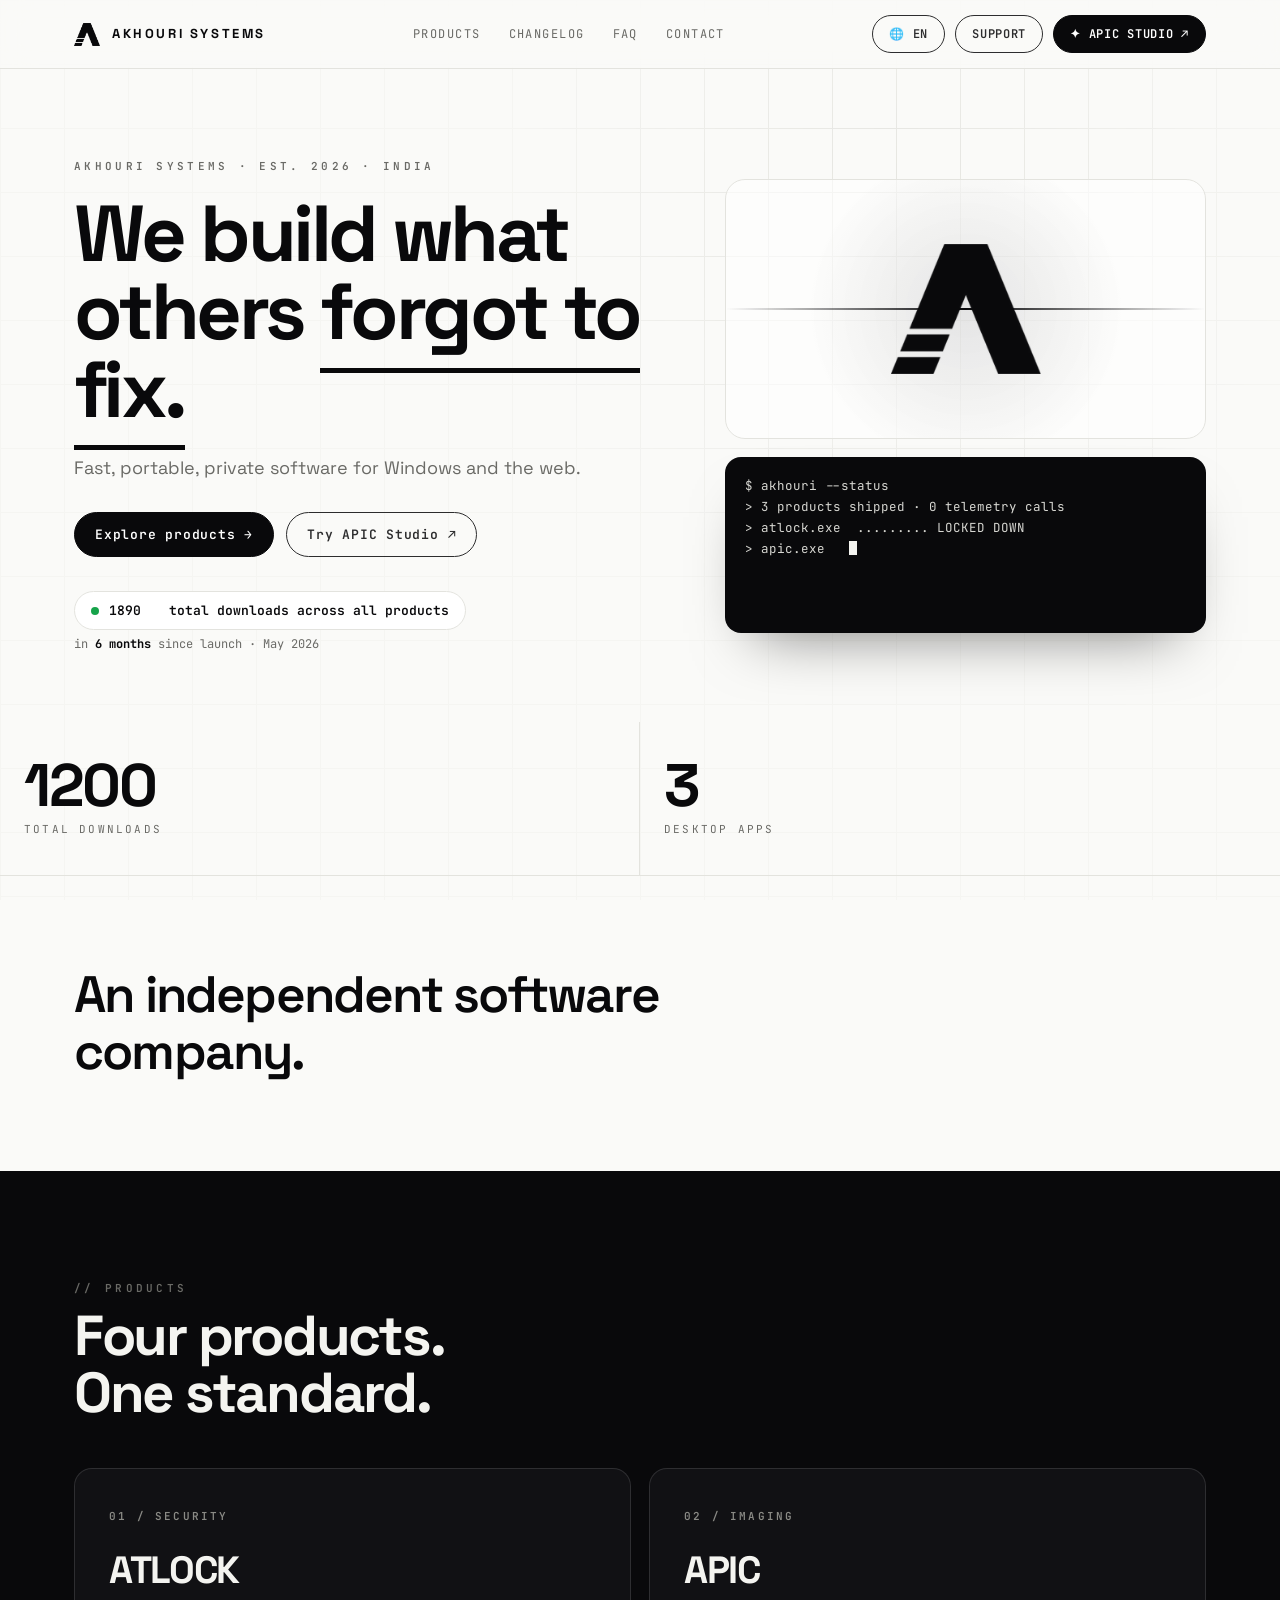
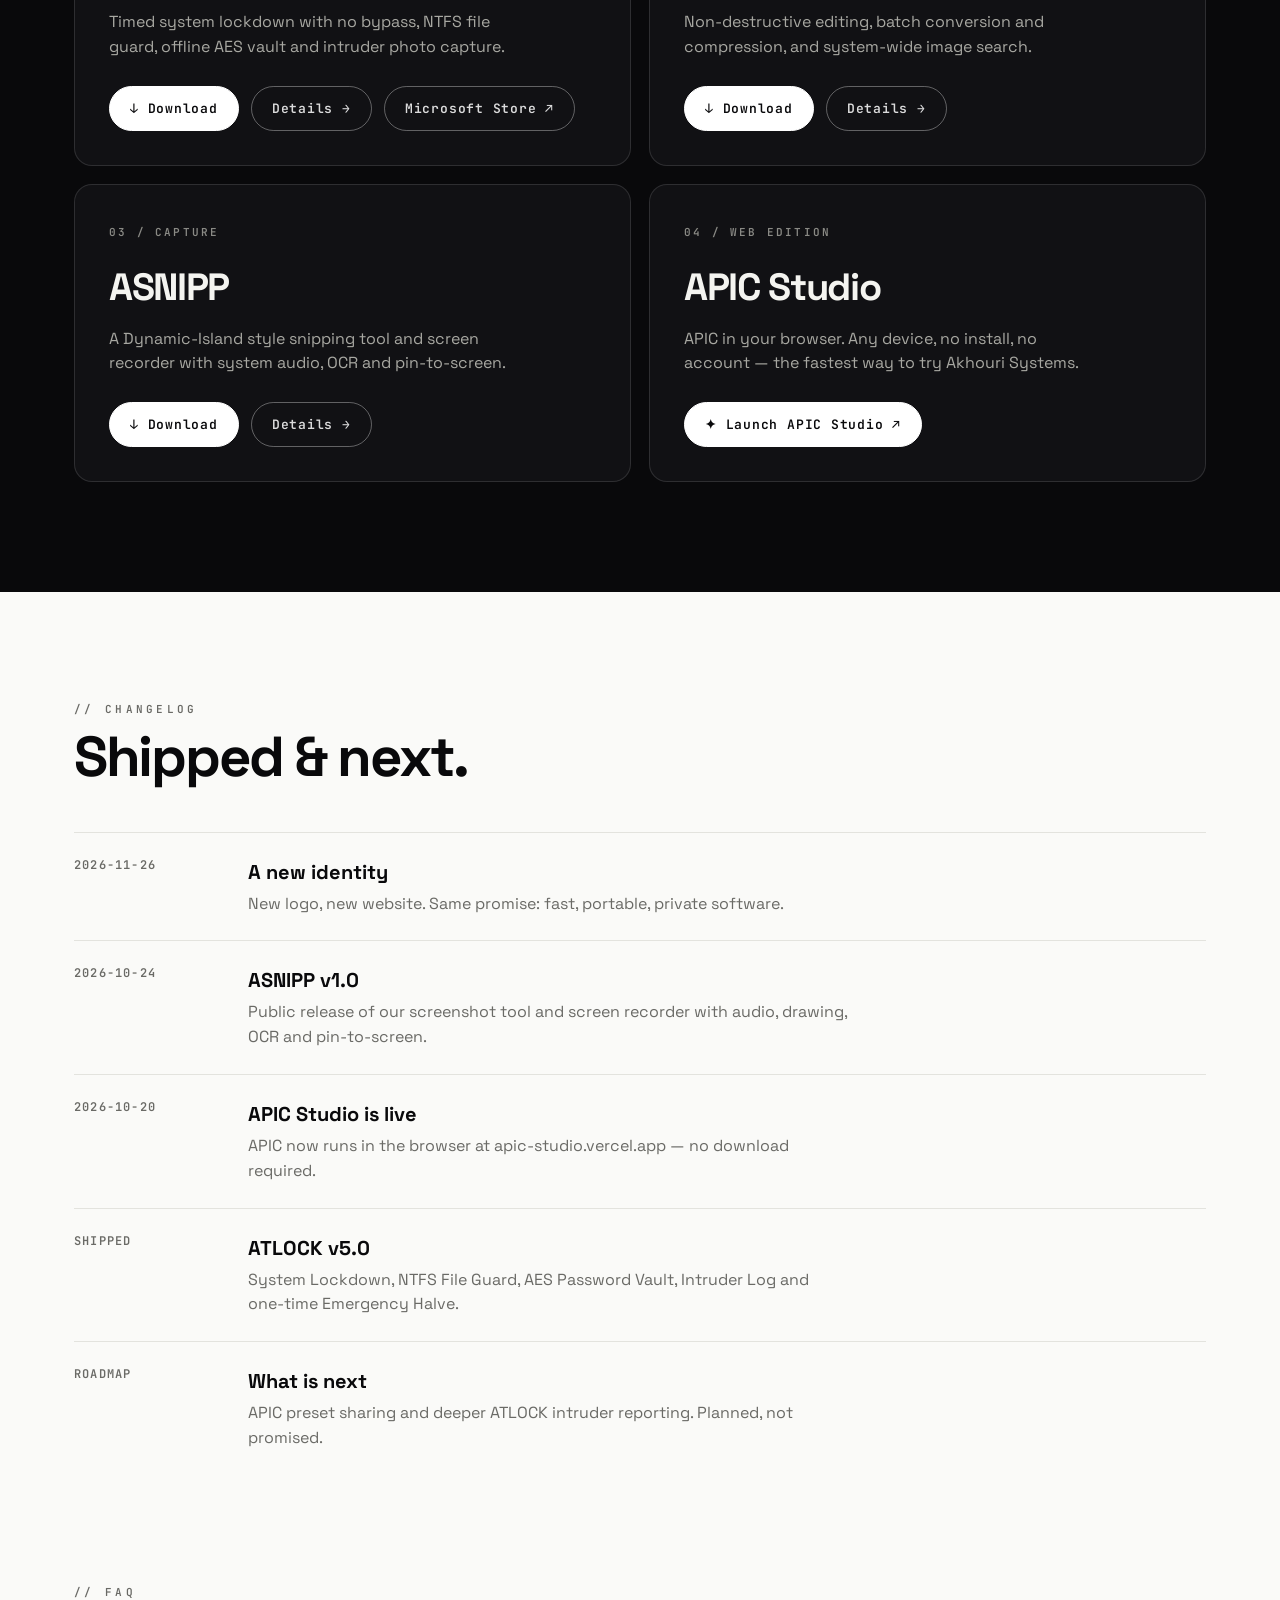
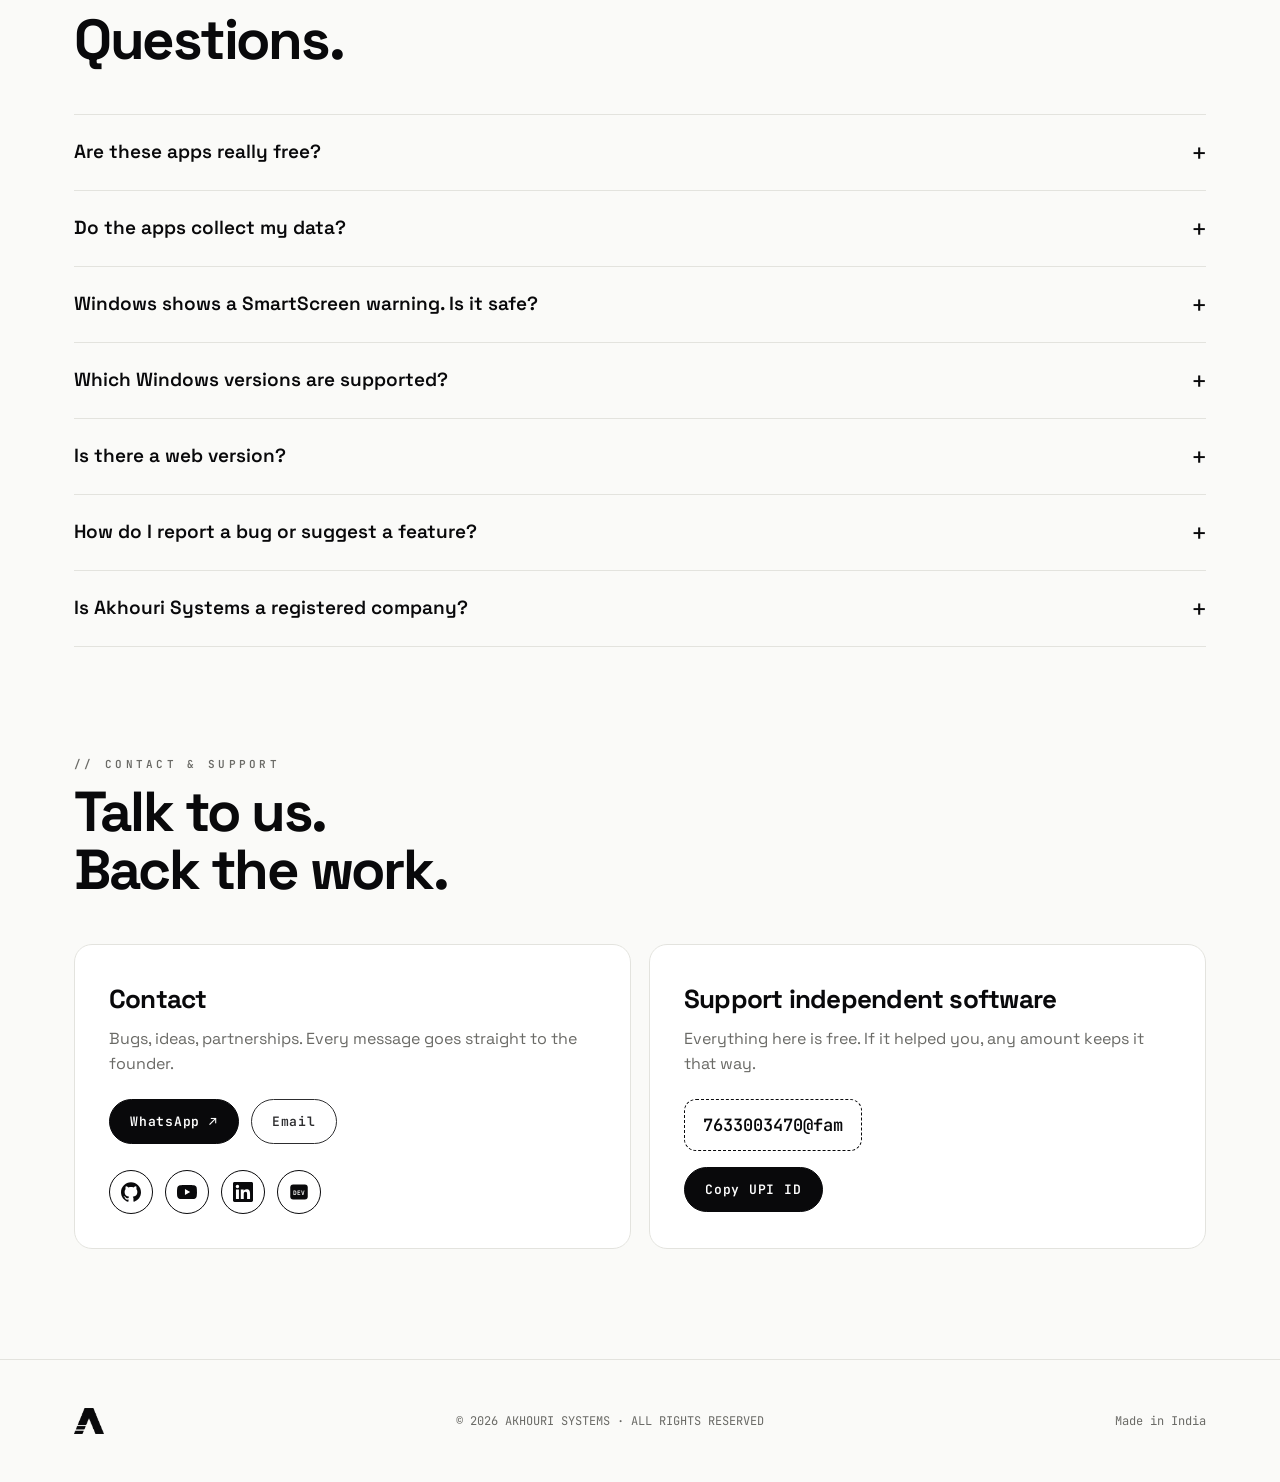
<file: index.html>
<!DOCTYPE html>
<html lang="en"><head><meta charset="UTF-8"><meta name="viewport" content="width=device-width,initial-scale=1,viewport-fit=cover">
<title>Akhouri Systems | WE BUILD WHAT OTHERS FORGOT TO FIX</title>
<meta name="description" content="Free portable Windows tools, zero telemetry: ATLOCK offline security suite, APIC batch image converter, ASNIPP screen recorder &amp; snipping tool, plus APIC Studio on the web. No install.">
<meta name="keywords" content="free portable windows tools, portable windows software, offline windows security suite, windows security suite free, windows lock screen timer, lock pc on a timer, system lockdown windows, ntfs file lock, lock folder windows 10, lock folder windows 11, protect files from deletion windows, offline password manager windows, encrypted password vault offline, aes password vault, intruder photo capture windows, catch someone using my pc, webcam intruder detection, failed login photo windows, batch image converter, batch image converter windows, png to jpg converter, jpg to webp converter, webp converter offline, bmp to png, tiff converter, ico converter, image compressor offline, compress images without losing quality, reduce image size, bulk image resize, image search tool windows, non destructive image editor, free image editor windows, offline image editor, image processing software, apic image processing center, apic web, online photo editor no upload, remove background from image free, browser photo editor private, snipping tool alternative, best snipping tool alternative windows 11, windows snipping tool replacement, screenshot tool windows, free screenshot tool, screen recorder with audio, free screen recorder windows 11, screen recorder system audio and microphone, record screen no watermark, screen recorder no watermark free, lightweight screen recorder, gif screen recorder, screen to gif, video trimmer screen recording, draw on screen while recording, live screen drawing tool, laser pointer screen, ocr screenshot text extractor, extract text from screenshot, pin screenshot to screen, pin image on top of windows, color picker windows, pixel ruler windows, win shift s alternative, printscreen replacement, screenshot annotation tool, annotate screenshots, pixelate screenshot, blur screenshot, no installer software, portable exe no install, no admin rights software, usb portable apps, portable apps for windows 11, single exe windows app, no telemetry software, privacy focused windows software, offline first software, software without accounts, no cloud windows tools, no ads windows utilities, windows utilities free, free windows utilities, windows 11 utilities, windows 10 utilities, lightweight windows apps, low ram windows software, indian software developer, made in india software, independent software developer india, solo developer software, akhouri systems, akhouri anmol kumar, atlock, atlock security suite, atlock download, apic download, apic image converter, asnipp, asnipp download, asnipp screen recorder, open source windows tools, github portable windows apps, free software no signup, windows productivity tools, windows privacy tools, windows security tools free, parental lock windows pc, self control lock pc timer, study lock computer timer, digital detox lock pc, focus lock windows, apic studio, atlock microsoft store, atlock microsoft store download">
<meta name="robots" content="index, follow, max-image-preview:large, max-snippet:-1, max-video-preview:-1">
<meta name="author" content="Akhouri Anmol Kumar">
<meta name="application-name" content="Akhouri Systems">
<meta name="theme-color" content="#fafaf8">
<meta name="color-scheme" content="light">
<link rel="canonical" href="https://akhouri-anmol-kumar.github.io/Akhouri-systems/">
<link rel="sitemap" type="application/xml" title="Sitemap" href="https://akhouri-anmol-kumar.github.io/Akhouri-systems/sitemap.xml">
<meta property="og:title" content="Free Portable Windows Tools: ATLOCK, APIC &amp; ASNIPP | Akhouri Systems">
<meta property="og:description" content="Free portable Windows apps by one developer in India: offline security suite, image processor, screen recorder and snipping tool, plus APIC Studio on the web. Zero telemetry.">
<meta property="og:type" content="website">
<meta property="og:url" content="https://akhouri-anmol-kumar.github.io/Akhouri-systems/">
<meta property="og:site_name" content="Akhouri Systems">
<meta property="og:locale" content="en_IN">
<meta property="og:image" content="https://akhouri-anmol-kumar.github.io/Akhouri-systems/og-image.png">
<meta property="og:image:secure_url" content="https://akhouri-anmol-kumar.github.io/Akhouri-systems/og-image.png">
<meta property="og:image:type" content="image/png">
<meta property="og:image:width" content="1200">
<meta property="og:image:height" content="630">
<meta property="og:image:alt" content="Akhouri Systems: We build what others forgot to fix. Black and white logo banner.">
<meta name="twitter:card" content="summary_large_image">
<meta name="twitter:title" content="Free Portable Windows Tools: ATLOCK, APIC &amp; ASNIPP">
<meta name="twitter:description" content="Offline security suite, image processor and screen recorder for Windows 10/11, plus APIC Studio on the web. Portable, no telemetry, no accounts.">
<meta name="twitter:image" content="https://akhouri-anmol-kumar.github.io/Akhouri-systems/og-image.png">
<meta name="twitter:image:alt" content="Akhouri Systems: free portable Windows tools">
<link rel="icon" type="image/png" href="[data-uri]">
<link rel="apple-touch-icon" href="[data-uri]">
<link rel="preconnect" href="https://fonts.googleapis.com"><link rel="preconnect" href="https://fonts.gstatic.com" crossorigin>
<link href="https://fonts.googleapis.com/css2?family=JetBrains+Mono:wght@400;600;700&family=Space+Grotesk:wght@400;500;700&display=swap" rel="stylesheet">
<script async src="https://pagead2.googlesyndication.com/pagead/js/adsbygoogle.js?client=ca-pub-9063877980269904" crossorigin="anonymous"></script>
<script type="application/ld+json">{"@context": "https://schema.org", "@graph": [{"@type": "WebSite", "@id": "https://akhouri-anmol-kumar.github.io/Akhouri-systems/#website", "url": "https://akhouri-anmol-kumar.github.io/Akhouri-systems/", "name": "Akhouri Systems", "inLanguage": "en", "description": "Free, portable, offline-first Windows software built in India.", "publisher": {"@id": "https://akhouri-anmol-kumar.github.io/Akhouri-systems/#org"}}, {"@type": "WebPage", "@id": "https://akhouri-anmol-kumar.github.io/Akhouri-systems/#webpage", "url": "https://akhouri-anmol-kumar.github.io/Akhouri-systems/", "name": "Free Portable Windows Tools: ATLOCK, APIC, ASNIPP | Akhouri Systems", "description": "Free portable Windows tools, zero telemetry: ATLOCK offline security suite, APIC batch image converter, ASNIPP screen recorder & snipping tool, plus APIC Studio on the web. No install.", "inLanguage": "en", "isPartOf": {"@id": "https://akhouri-anmol-kumar.github.io/Akhouri-systems/#website"}, "about": {"@id": "https://akhouri-anmol-kumar.github.io/Akhouri-systems/#org"}, "primaryImageOfPage": {"@type": "ImageObject", "url": "https://akhouri-anmol-kumar.github.io/Akhouri-systems/og-image.png", "width": 1200, "height": 630}}, {"@type": "Organization", "@id": "https://akhouri-anmol-kumar.github.io/Akhouri-systems/#org", "name": "Akhouri Systems", "url": "https://akhouri-anmol-kumar.github.io/Akhouri-systems/", "logo": {"@type": "ImageObject", "url": "https://akhouri-anmol-kumar.github.io/Akhouri-systems/icon-512.png", "width": 512, "height": 512}, "image": "https://akhouri-anmol-kumar.github.io/Akhouri-systems/og-image.png", "description": "Independent software company based in India building free, portable, offline-first Windows tools with zero telemetry.", "founder": {"@id": "https://akhouri-anmol-kumar.github.io/Akhouri-systems/#founder"}, "foundingDate": "2026-05-11", "email": "akhourisystems@gmail.com", "areaServed": "Worldwide", "foundingLocation": {"@type": "Place", "address": {"@type": "PostalAddress", "addressCountry": "IN"}}, "sameAs": ["https://github.com/Akhouri-Systems", "https://www.youtube.com/@AkhouriSystems", "https://dev.to/akhouri-systems", "https://www.linkedin.com/company/akhourisystems"], "slogan": "We build what others forgot to fix."}, {"@type": "Person", "@id": "https://akhouri-anmol-kumar.github.io/Akhouri-systems/#founder", "name": "Akhouri Anmol Kumar", "jobTitle": "Founder & Developer", "worksFor": {"@id": "https://akhouri-anmol-kumar.github.io/Akhouri-systems/#org"}, "nationality": {"@type": "Country", "name": "India"}, "sameAs": ["https://github.com/Akhouri-Systems"]}, {"@type": "SoftwareApplication", "@id": "https://akhouri-anmol-kumar.github.io/Akhouri-systems/atlock/#app", "name": "ATLOCK", "alternateName": "ATLOCK Security Suite for Windows", "url": "https://akhouri-anmol-kumar.github.io/Akhouri-systems/atlock/", "applicationCategory": "SecurityApplication", "operatingSystem": "Windows 10, Windows 11", "description": "Offline security suite for Windows 10/11: timed system lockdown, NTFS file guard, AES-encrypted password vault and intruder photo capture in a single portable .exe.", "featureList": ["System Lockdown timer with no bypass", "NTFS-level File Guard", "AES-encrypted offline Password Vault", "Intruder photo log on failed unlock", "Single portable .exe, no installer"], "image": "https://akhouri-anmol-kumar.github.io/Akhouri-systems/og-image.png", "offers": {"@type": "Offer", "price": "0", "priceCurrency": "USD"}, "author": {"@id": "https://akhouri-anmol-kumar.github.io/Akhouri-systems/#org"}, "downloadUrl": "https://github.com/Akhouri-Systems/ATLOCK/releases/download/v5.0.0/ATLOCK_v5.zip", "installUrl": "https://apps.microsoft.com/detail/9P08S539NTLF"}, {"@type": "SoftwareApplication", "@id": "https://akhouri-anmol-kumar.github.io/Akhouri-systems/apic/#app", "name": "APIC", "alternateName": "Advanced Image Processing Center", "url": "https://akhouri-anmol-kumar.github.io/Akhouri-systems/apic/", "applicationCategory": "MultimediaApplication", "operatingSystem": "Windows 10, Windows 11", "description": "Non-destructive image editor with batch conversion, compression and system-wide image search in a portable Windows app.", "featureList": ["Non-destructive editing", "Batch conversion and compression", "System-wide image search", "Portable .exe, no installer"], "image": "https://akhouri-anmol-kumar.github.io/Akhouri-systems/og-image.png", "offers": {"@type": "Offer", "price": "0", "priceCurrency": "USD"}, "author": {"@id": "https://akhouri-anmol-kumar.github.io/Akhouri-systems/#org"}, "downloadUrl": "https://github.com/Akhouri-Systems/APIC/releases/download/APIC/APIC.zip"}, {"@type": "SoftwareApplication", "@id": "https://akhouri-anmol-kumar.github.io/Akhouri-systems/asnipp/#app", "name": "ASNIPP", "alternateName": "ASNIPP Screenshot Tool and Screen Recorder", "url": "https://akhouri-anmol-kumar.github.io/Akhouri-systems/asnipp/", "applicationCategory": "MultimediaApplication", "operatingSystem": "Windows 10, Windows 11", "description": "Dynamic-Island style snipping tool and screen recorder for Windows with system audio, live drawing, OCR and pin-to-screen.", "featureList": ["Screen recording with system audio", "Live drawing while recording", "OCR text extraction", "Pin screenshots to screen", "Portable .exe, no installer"], "image": "https://akhouri-anmol-kumar.github.io/Akhouri-systems/og-image.png", "offers": {"@type": "Offer", "price": "0", "priceCurrency": "USD"}, "author": {"@id": "https://akhouri-anmol-kumar.github.io/Akhouri-systems/#org"}, "downloadUrl": "https://github.com/Akhouri-Systems/ASNIPP/releases/download/v1.0.0/ASNIPP_v1.zip"}, {"@type": "WebApplication", "@id": "https://apic-studio.vercel.app/#app", "name": "APIC Studio", "alternateName": "APIC web edition", "url": "https://apic-studio.vercel.app/", "applicationCategory": "MultimediaApplication", "operatingSystem": "Any (web browser)", "description": "APIC in your browser: edit and process images on any device with no install and no account.", "featureList": ["Runs in any modern browser", "No install, no account"], "image": "https://akhouri-anmol-kumar.github.io/Akhouri-systems/og-image.png", "offers": {"@type": "Offer", "price": "0", "priceCurrency": "USD"}, "author": {"@id": "https://akhouri-anmol-kumar.github.io/Akhouri-systems/#org"}, "browserRequirements": "Requires a modern web browser"}, {"@type": "FAQPage", "@id": "https://akhouri-anmol-kumar.github.io/Akhouri-systems/#faq", "mainEntity": [{"@type": "Question", "name": "Are these apps really free?", "acceptedAnswer": {"@type": "Answer", "text": "Yes. Every app is free with no trial period, no locked features and no forced sign-up."}}, {"@type": "Question", "name": "Do the apps collect my data?", "acceptedAnswer": {"@type": "Answer", "text": "No. There is no telemetry, no analytics and no cloud account. Everything stays on your machine."}}, {"@type": "Question", "name": "Windows shows a SmartScreen warning. Is it safe?", "acceptedAnswer": {"@type": "Answer", "text": "Windows SmartScreen often flags new, independent software it has not seen widely yet. Choose More info, then Run anyway. ATLOCK is also available on the Microsoft Store. Otherwise, download only from this website or our official GitHub releases."}}, {"@type": "Question", "name": "Which Windows versions are supported?", "acceptedAnswer": {"@type": "Answer", "text": "Windows 10 and Windows 11, 64-bit. Older versions are not officially tested."}}, {"@type": "Question", "name": "Is there a web version?", "acceptedAnswer": {"@type": "Answer", "text": "Yes. APIC Studio runs in your browser at apic-studio.vercel.app. The desktop APIC remains available as a portable Windows app."}}, {"@type": "Question", "name": "How do I report a bug or suggest a feature?", "acceptedAnswer": {"@type": "Answer", "text": "Use the Support button or email akhourisystems@gmail.com. You can also message us on WhatsApp. Every report goes straight to the developer."}}, {"@type": "Question", "name": "Is Akhouri Systems a registered company?", "acceptedAnswer": {"@type": "Answer", "text": "Akhouri Systems is an independent software company based in India, founded and operated by Akhouri Anmol Kumar."}}]}]}</script>
<script>(function(){try{var L=['en','hi','zh','id','ur','pt','bn','ru','am','es','ja','ar','fil','fr','vi','fa','tr','de'],s=null,c=null;try{s=localStorage.getItem('as_lang')}catch(e){}
if(s&&L.indexOf(s)>-1)c=s;else{var n=navigator.languages&&navigator.languages.length?navigator.languages:[navigator.language||'en'];for(var i=0;i<n.length&&!c;i++){var p=String(n[i]).toLowerCase().split('-')[0];p=({'tl':'fil','in':'id'})[p]||p;if(L.indexOf(p)>-1)c=p}}
c=c||'en';window.__asLang=c;var d=document.documentElement;d.lang=c;if(c==='ar'||c==='ur'||c==='fa')d.dir='rtl';if(['hi','zh','ur','bn','am','ja','ar','fa'].indexOf(c)>-1)d.setAttribute('data-x','');if(c!=='en')d.classList.add('i18n-pending')}catch(e){}})();</script>
<style>html.i18n-pending body{opacity:0;animation:i18nshow 0s 1.5s forwards}@keyframes i18nshow{to{opacity:1}}
.lang{position:relative}#langList{position:absolute;right:0;top:calc(100% + 10px);background:#fff;border:1px solid var(--line);border-radius:14px;padding:6px;max-height:min(70vh,520px);overflow:auto;list-style:none;min-width:210px;box-shadow:0 20px 50px -20px rgba(0,0,0,.35);z-index:60}#langList[hidden]{display:none}
#langList li{padding:10px 14px;border-radius:9px;cursor:pointer;font:14px var(--sans);display:flex;justify-content:space-between;gap:16px;align-items:center}#langList li:hover,#langList li[aria-selected=true]{background:var(--ink);color:#fff}#langList small{font:11px var(--mono);opacity:.6}
html[dir=rtl] #langList{right:auto;left:0}html[data-x] body :not(.brand){letter-spacing:0!important}html[data-x] h1{line-height:1.18}
@media(max-width:560px){.nr a.btn{display:none}}</style>
<style>
:root{--bg:#fafaf8;--ink:#09090b;--mut:#6a6a66;--line:#e3e3de;--acc:#09090b;--mono:'JetBrains Mono',monospace;--sans:'Space Grotesk',system-ui,sans-serif;--logo:url([data-uri])}
*{box-sizing:border-box;margin:0;padding:0}html{scroll-behavior:smooth}
body{background:var(--bg);color:var(--ink);font-family:var(--sans);line-height:1.55;overflow-x:hidden;-webkit-font-smoothing:antialiased}
a{color:inherit}.w{max-width:1180px;margin:0 auto;padding:0 24px}
.gridbg{position:fixed;inset:0;z-index:-1;pointer-events:none;background-image:linear-gradient(var(--line) 1px,transparent 1px),linear-gradient(90deg,var(--line) 1px,transparent 1px);background-size:64px 64px;-webkit-mask-image:radial-gradient(520px circle at var(--mx,70%) var(--my,25%),#000,rgba(0,0,0,.22) 75%);mask-image:radial-gradient(520px circle at var(--mx,70%) var(--my,25%),#000,rgba(0,0,0,.22) 75%)}
.lg{display:inline-block;background:currentColor;-webkit-mask:var(--logo) center/contain no-repeat;mask:var(--logo) center/contain no-repeat}
nav.top{position:sticky;top:0;z-index:50;background:rgba(250,250,248,.78);backdrop-filter:blur(16px);-webkit-backdrop-filter:blur(16px);border-bottom:1px solid var(--line)}
nav.top .w{display:flex;align-items:center;justify-content:space-between;height:68px;gap:16px}
.brand{display:flex;align-items:center;gap:12px;text-decoration:none;font-weight:700;letter-spacing:.2em;font-size:13px}.brand .lg{width:26px;height:26px}
.nl{display:flex;gap:28px;font-family:var(--mono);font-size:12px;letter-spacing:.12em}.nl a{text-decoration:none;color:var(--mut);transition:.2s}.nl a:hover{color:var(--ink)}
.nr{display:flex;gap:10px}
.btn{display:inline-flex;align-items:center;gap:8px;font:600 13px var(--mono);letter-spacing:.06em;padding:13px 20px;border-radius:999px;border:1px solid var(--ink);background:var(--ink);color:#fff;text-decoration:none;cursor:pointer;transition:.25s}
.btn:hover{transform:translateY(-2px);box-shadow:0 10px 30px -8px var(--acc)}.btn.ghost{background:transparent;color:inherit;border-color:currentColor;opacity:.85}.btn.sm{padding:10px 16px;font-size:12px}
.hero{padding:90px 0 70px}.hero .w{display:grid;grid-template-columns:1.25fr 1fr;gap:50px;align-items:center}
.eb{font:600 11px var(--mono);letter-spacing:.3em;color:var(--mut);margin-bottom:22px}
h1{font-size:clamp(40px,6.2vw,90px);line-height:.98;letter-spacing:-.045em;font-weight:700}
h1 em{font-style:normal;display:inline;padding-bottom:.14em;background:linear-gradient(var(--ink),var(--ink)) 0 100%/100% .065em no-repeat;-webkit-box-decoration-break:clone;box-decoration-break:clone}
.sub{margin:26px 0 30px;font-size:18px;color:var(--mut);max-width:50ch}.acts{display:flex;gap:12px;flex-wrap:wrap}
.dl-wrap{margin-top:34px;display:grid;gap:6px}.dl-badge{display:inline-flex;align-items:center;gap:10px;font:600 13px var(--mono);border:1px solid var(--line);background:#fff;padding:10px 16px;border-radius:999px;width:max-content;max-width:100%}
.dl-since{font:12px var(--mono);color:var(--mut)}.dl-since b{color:var(--ink)}
.pulse{width:8px;height:8px;border-radius:50%;background:#16a34a;animation:pu 2s infinite}@keyframes pu{0%{box-shadow:0 0 0 0 rgba(22,163,74,.5)}100%{box-shadow:0 0 0 12px rgba(22,163,74,0)}}
.stage{position:relative;display:grid;gap:18px}
.mark{position:relative;height:260px;display:grid;place-items:center;border:1px solid var(--line);border-radius:20px;background:rgba(255,255,255,.6);overflow:hidden}
.mark::before{content:"";position:absolute;width:320px;height:320px;border-radius:50%;background:radial-gradient(closest-side,rgba(9,9,11,.10),transparent);animation:br 4s ease-in-out infinite}
.mark::after{content:"";position:absolute;left:0;right:0;height:2px;background:linear-gradient(90deg,transparent,var(--acc),transparent);animation:scan 3.6s linear infinite}
@keyframes scan{from{top:-4%}to{top:104%}}@keyframes br{50%{transform:scale(1.2);opacity:.7}}
.mark .lg{width:150px;height:150px;position:relative;z-index:1;filter:drop-shadow(0 0 22px rgba(9,9,11,.28))}
.term{background:#09090b;color:#d7d7d2;border-radius:16px;padding:18px 20px;font:12.5px/1.7 var(--mono);white-space:pre-wrap;min-height:176px;box-shadow:0 30px 60px -30px rgba(0,0,0,.5)}
.cursor{display:inline-block;width:8px;height:14px;background:#f4f4f0;vertical-align:-2px;animation:bl 1s steps(1) infinite}@keyframes bl{50%{opacity:0}}
.mq{border-block:1px solid var(--line);overflow:hidden;background:#fff;padding:14px 0;font:600 12px var(--mono);letter-spacing:.24em;color:var(--mut)}
.mq div{display:flex;gap:44px;width:max-content;animation:mqa 32s linear infinite}@keyframes mqa{to{transform:translateX(-50%)}}
.stats{display:grid;grid-template-columns:repeat(2,1fr);border-bottom:1px solid var(--line)}
.stats div{padding:34px 24px;border-right:1px solid var(--line)}.stats div:last-child{border:0}
.stats b{display:block;font-size:clamp(34px,5vw,60px);letter-spacing:-.04em;line-height:1}.stats span{font:11px var(--mono);letter-spacing:.2em;color:var(--mut)}
.stm{padding:90px 0}.stm p{font-size:clamp(26px,4vw,52px);line-height:1.12;letter-spacing:-.035em;font-weight:600;max-width:24ch}.stm p span{color:var(--mut)}
.dark{background:#09090b;color:#f4f4f0;padding:110px 0}.sh{font:600 11px var(--mono);letter-spacing:.3em;color:var(--mut);margin-bottom:12px}
h2{font-size:clamp(32px,4.4vw,58px);letter-spacing:-.04em;line-height:1.02;margin-bottom:46px}
.pg{display:grid;grid-template-columns:repeat(2,1fr);gap:18px}
.pc{position:relative;padding:34px;border:1px solid rgba(255,255,255,.12);border-radius:18px;background:#111114;overflow:hidden;transition:border-color .3s}
.pc::before{content:"";position:absolute;inset:0;background:radial-gradient(360px circle at var(--cx,50%) var(--cy,0%),rgba(255,255,255,.12),transparent 60%);opacity:0;transition:.3s;pointer-events:none}.pc:hover::before{opacity:1}.pc:hover{border-color:rgba(255,255,255,.35)}
.pc .ix{font:600 11px var(--mono);letter-spacing:.2em;color:#8a8a85}.pc h3{font-size:38px;letter-spacing:-.035em;margin:14px 0 10px}.pc p{color:#a8a8a2;margin-bottom:26px;max-width:42ch}
.pc .btn{background:#fff;color:#09090b;border-color:#fff}.pc .btn.ghost{background:transparent;color:#fff;border-color:rgba(255,255,255,.4)}
.sec{padding:110px 0}.lr{display:grid;grid-template-columns:150px 1fr;gap:24px;padding:24px 0;border-top:1px solid var(--line)}.lr time{font:600 12px var(--mono);color:var(--mut);letter-spacing:.1em}.lr b{font-size:20px}.lr p{color:var(--mut);margin-top:4px;max-width:60ch}
details{border-top:1px solid var(--line);padding:22px 0}details:last-child{border-bottom:1px solid var(--line)}summary{cursor:pointer;font-size:19px;font-weight:600;list-style:none;display:flex;justify-content:space-between}summary::after{content:"+";font:400 24px var(--mono);transition:.3s}details[open] summary::after{transform:rotate(45deg)}details p{color:var(--mut);margin-top:12px;max-width:62ch}
.cs{display:grid;grid-template-columns:1fr 1fr;gap:18px}.cb{border:1px solid var(--line);border-radius:18px;background:#fff;padding:34px}.cb h3{font-size:26px;letter-spacing:-.03em;margin-bottom:8px}.cb p{color:var(--mut);margin-bottom:22px}
.sl{display:flex;gap:12px;margin-top:26px}.so{--bb:#fff;width:44px;height:44px;border-radius:50%;border:1px solid var(--ink);display:grid;place-items:center;background:#fff;color:var(--ink);transition:.25s}.so svg{width:20px;height:20px;fill:currentColor}.so .t{fill:var(--bb)}.so:hover{background:var(--ink);color:#fff;--bb:#09090b;transform:translateY(-3px)}
.upi{overflow-wrap:anywhere;font:600 17px var(--mono);border:1px dashed var(--ink);padding:14px 18px;border-radius:12px;margin-bottom:16px;width:max-content;max-width:100%}
footer{border-top:1px solid var(--line);padding:46px 0;font:12px var(--mono);color:var(--mut)}footer .w{display:flex;justify-content:space-between;align-items:center;gap:20px;flex-wrap:wrap}footer .lg{width:30px;height:30px;color:var(--ink)}
.modal{position:fixed;inset:0;z-index:100;background:rgba(9,9,11,.6);backdrop-filter:blur(6px);display:none;place-items:center;padding:20px}.modal.open{display:grid}.mb{background:#fff;border-radius:20px;padding:34px;max-width:420px;width:100%}.mb h3{font-size:26px;letter-spacing:-.03em;margin-bottom:8px}.mb p{color:var(--mut);margin-bottom:18px}
.rv{opacity:0;transform:translateY(20px);transition:opacity .8s,transform .8s}.rv.in{opacity:1;transform:none}
@media(max-width:900px){.hero .w,.cs,.pg{grid-template-columns:1fr}.nl{display:none}.stats{grid-template-columns:1fr 1fr}.stats div:nth-child(2){border-right:0}.stats div{border-bottom:1px solid var(--line)}.lr{grid-template-columns:1fr;gap:6px}.hero{padding-top:50px}}
@media(prefers-reduced-motion:reduce){*{animation:none!important;transition:none!important}.rv{opacity:1;transform:none}}
</style><noscript><style>.rv{opacity:1;transform:none}</style></noscript><style>
/* ===== MOBILE UX (phones/tablets only; desktop untouched) ===== */
.mbtn,.msheet{display:none}
@media(hover:none){.btn:hover{transform:none!important;box-shadow:none!important}.card:hover,.pc:hover{transform:none}}
@media(max-width:900px){
html{-webkit-text-size-adjust:100%}html,body{overflow-x:clip;max-width:100%}body{-webkit-tap-highlight-color:transparent}
.w{padding:0 20px}.btn{white-space:nowrap}
nav.top{backdrop-filter:none;-webkit-backdrop-filter:none;background:rgba(250,250,248,.97)!important}nav.top .w{height:auto;min-height:60px;padding-top:env(safe-area-inset-top)}
.brand{font-size:12px;letter-spacing:.14em;white-space:nowrap;gap:10px}.brand .lg{width:22px;height:22px}
.nr{gap:8px;align-items:center}.nr #supportBtn,.nr>a.btn{display:none}
#langBtn{height:40px;padding:0 14px}
.mbtn{display:inline-flex;flex-direction:column;justify-content:center;align-items:center;gap:5px;width:40px;height:40px;border:1px solid var(--ink);border-radius:50%;background:transparent;cursor:pointer;padding:0}
.mbtn span{display:block;width:16px;height:2px;background:var(--ink);transition:.25s}
.mbtn[aria-expanded=true] span:first-child{transform:translateY(3.5px) rotate(45deg)}.mbtn[aria-expanded=true] span:last-child{transform:translateY(-3.5px) rotate(-45deg)}
.msheet{display:flex;flex-direction:column;justify-content:space-between;position:fixed;left:0;right:0;bottom:0;top:calc(60px + env(safe-area-inset-top));background:var(--bg);z-index:49;padding:8px 20px calc(24px + env(safe-area-inset-bottom));opacity:0;visibility:hidden;transform:translateY(-10px);transition:opacity .25s,transform .25s,visibility .25s}
.msheet.open{opacity:1;visibility:visible;transform:none}
.msheet nav a{display:block;padding:20px 0;border-bottom:1px solid var(--line);font:700 clamp(26px,8vw,34px)/1.1 var(--sans);letter-spacing:-.03em;text-decoration:none}
.mact{display:grid;gap:12px}.mact .btn{justify-content:center;height:54px;font-size:14px}
html.menu-open{overflow:hidden}
.hero{padding:34px 0 44px}.hero .w{gap:30px}.hero .w>*{min-width:0}
.eb{font-size:10px;letter-spacing:.2em;margin-bottom:16px}
h1{font-size:clamp(34px,10.6vw,52px);line-height:1.03;overflow-wrap:anywhere}
.sub{font-size:16px;margin:18px 0 24px}
.acts{gap:10px}.acts .btn{flex:1 1 100%;justify-content:center;height:52px;padding:0 18px}
.dl-wrap{margin-top:24px}.dl-badge{display:block;white-space:normal;border-radius:16px;font-size:12px;width:auto;line-height:1.5;padding:12px 16px}.dl-badge .pulse{display:inline-block;margin-right:8px;vertical-align:middle}
.mark{height:170px;border-radius:16px}.mark .lg{width:88px;height:88px}.mark::before{width:240px;height:240px}
.term{font-size:11px;min-height:150px;padding:14px;overflow:hidden;word-break:break-word}
.stats div{padding:24px 18px}.stats b{font-size:34px}.stats span{font-size:10px;letter-spacing:.14em}
.stm{padding:56px 0}.stm p{font-size:clamp(24px,7vw,34px)}
.dark,.sec{padding:64px 0}h2{font-size:clamp(30px,9vw,40px);margin-bottom:28px}
.pc{padding:24px;border-radius:16px}.pc h3{font-size:32px}.pc p{font-size:15px;margin-bottom:20px}
.pc .acts{display:grid;grid-template-columns:1fr 1fr;gap:10px}.pc .acts .btn{width:100%;justify-content:center;height:48px;padding:0 10px}.pc .acts .btn:nth-child(3),.pc .acts .btn:only-child{grid-column:1/-1}
details{padding:4px 0}summary{font-size:17px;padding:16px 0;gap:14px}details p{padding-bottom:14px}
.cb{padding:24px;border-radius:16px}.cb .acts .btn{flex:1 1 100%;justify-content:center;height:50px}.upi{font-size:15px;width:100%;text-align:center}
.sl{justify-content:center}
footer .w{flex-direction:column;text-align:center;padding-bottom:env(safe-area-inset-bottom)}
.modal{place-items:end stretch;padding:0}.mb{max-width:none;border-radius:22px 22px 0 0;padding:26px 22px calc(26px + env(safe-area-inset-bottom))}.mb .acts{display:grid;gap:10px}.mb .btn{justify-content:center;height:50px}
#langList{position:fixed;left:12px;right:12px;top:auto;bottom:calc(12px + env(safe-area-inset-bottom));max-height:62vh;min-width:0;display:grid;grid-template-columns:1fr 1fr;gap:4px;border-radius:20px;padding:10px;box-shadow:0 -10px 60px rgba(0,0,0,.35)}
html[dir=rtl] #langList{left:12px;right:12px}#langList li{min-height:48px;padding:12px 14px}
}
@media(max-width:360px){.brand{letter-spacing:.08em;font-size:11px}h1{font-size:32px}}
</style>
</head><body>
<div class="gridbg"></div>
<nav class="top"><div class="w"><a class="brand" href="#top"><span class="lg"></span>AKHOURI SYSTEMS</a>
<div class="nl"><a href="#products" data-i18n="nav_products">PRODUCTS</a><a href="#changelog" data-i18n="nav_changelog">CHANGELOG</a><a href="#faq" data-i18n="nav_faq">FAQ</a><a href="#contact" data-i18n="nav_contact">CONTACT</a></div>
<div class="nr"><div class="lang"><button class="btn sm ghost" id="langBtn" aria-haspopup="listbox" aria-expanded="false" aria-label="Language">🌐 <span id="langCur">EN</span></button><ul id="langList" role="listbox" hidden></ul></div><button class="btn sm ghost" id="supportBtn" data-i18n="nav_support">SUPPORT</button><a class="btn sm" href="https://apic-studio.vercel.app/" target="_blank" rel="noopener">✦ APIC STUDIO ↗</a><button class="mbtn" id="menuBtn" aria-label="Menu" aria-expanded="false" aria-controls="msheet"><span></span><span></span></button></div></div></nav>
<div class="msheet" id="msheet"><nav aria-label="Mobile"><a href="#products" data-i18n="nav_products">PRODUCTS</a><a href="#changelog" data-i18n="nav_changelog">CHANGELOG</a><a href="#faq" data-i18n="nav_faq">FAQ</a><a href="#contact" data-i18n="nav_contact">CONTACT</a></nav><div class="mact"><a class="btn" href="https://apic-studio.vercel.app/" target="_blank" rel="noopener">✦ APIC STUDIO ↗</a><button class="btn ghost" id="mSupport" data-i18n="nav_support">SUPPORT</button></div></div>
<header class="hero" id="top"><div class="w"><div>
<p class="eb">AKHOURI SYSTEMS · EST. 2026 · INDIA</p>
<h1 data-i18n="hero_h1">We build what others <em>forgot to fix.</em></h1>
<p class="sub" data-i18n="hero_sub">Fast, portable, private software for Windows and the web.</p>
<div class="acts"><a class="btn" href="#products" data-i18n="hero_cta1">Explore products →</a><a class="btn ghost" href="https://apic-studio.vercel.app/" target="_blank" rel="noopener" data-i18n="hero_cta2">Try APIC Studio ↗</a></div>
<div class="dl-wrap"><div class="dl-badge" id="dlBadge"><span class="pulse"></span> <span id="dlCount">1200</span>&nbsp;<span data-i18n="hero_badge">total downloads across all products</span></div><div class="dl-since" id="dlSince" aria-live="polite"></div></div>
</div><div class="stage"><div class="mark"><span class="lg"></span></div><pre class="term" id="term" aria-label="Status terminal"></pre></div></div></header>

<section class="stats statsbar" aria-label="Key numbers"><div><b id="statDl">0</b><span data-i18n="stat_dl">TOTAL DOWNLOADS</span></div><div><b data-count="3">3</b><span data-i18n="stat_apps">DESKTOP APPS</span></div></section>
<section class="stm"><div class="w"><p class="rv" data-i18n="statement">An independent software company.</p></div></section>
<section class="dark" id="products"><div class="w"><p class="sh rv">// PRODUCTS</p><h2 class="rv" data-i18n="h_products">Four products.<br>One standard.</h2><div class="pg"><article class="pc rv"><span class="ix">01 / SECURITY</span><h3>ATLOCK</h3><p>Timed system lockdown with no bypass, NTFS file guard, offline AES vault and intruder photo capture.</p><div class="acts"><a class="btn dl" href="https://github.com/Akhouri-Systems/ATLOCK/releases/download/v5.0.0/ATLOCK_v5.zip" data-i18n="btn_download">↓ Download</a><a class="btn ghost" href="atlock/" data-i18n="btn_details">Details →</a><a class="btn ghost" href="https://apps.microsoft.com/detail/9P08S539NTLF?hl=en-us&gl=US" target="_blank" rel="noopener">Microsoft Store ↗</a></div></article><article class="pc rv"><span class="ix">02 / IMAGING</span><h3>APIC</h3><p>Non-destructive editing, batch conversion and compression, and system-wide image search.</p><div class="acts"><a class="btn dl" href="https://github.com/Akhouri-Systems/APIC/releases/download/APIC/APIC.zip" data-i18n="btn_download">↓ Download</a><a class="btn ghost" href="apic/" data-i18n="btn_details">Details →</a></div></article><article class="pc rv"><span class="ix">03 / CAPTURE</span><h3>ASNIPP</h3><p>A Dynamic-Island style snipping tool and screen recorder with system audio, OCR and pin-to-screen.</p><div class="acts"><a class="btn dl" href="https://github.com/Akhouri-Systems/ASNIPP/releases/download/v1.0.0/ASNIPP_v1.zip" data-i18n="btn_download">↓ Download</a><a class="btn ghost" href="asnipp/" data-i18n="btn_details">Details →</a></div></article><article class="pc rv"><span class="ix">04 / WEB EDITION</span><h3>APIC Studio</h3><p>APIC in your browser. Any device, no install, no account — the fastest way to try Akhouri Systems.</p><div class="acts"><a class="btn" href="https://apic-studio.vercel.app/" target="_blank" rel="noopener">✦ Launch APIC Studio ↗</a></div></article></div></div></section>
<section class="sec" id="changelog"><div class="w"><p class="sh rv">// CHANGELOG</p><h2 class="rv" data-i18n="h_changelog">Shipped &amp; next.</h2><div class="lr rv"><time>2026-11-26</time><div><b>A new identity</b><p>New logo, new website. Same promise: fast, portable, private software.</p></div></div><div class="lr rv"><time>2026-10-24</time><div><b>ASNIPP v1.0</b><p>Public release of our screenshot tool and screen recorder with audio, drawing, OCR and pin-to-screen.</p></div></div><div class="lr rv"><time>2026-10-20</time><div><b>APIC Studio is live</b><p>APIC now runs in the browser at apic-studio.vercel.app — no download required.</p></div></div><div class="lr rv"><time>SHIPPED</time><div><b>ATLOCK v5.0</b><p>System Lockdown, NTFS File Guard, AES Password Vault, Intruder Log and one-time Emergency Halve.</p></div></div><div class="lr rv"><time>ROADMAP</time><div><b>What is next</b><p>APIC preset sharing and deeper ATLOCK intruder reporting. Planned, not promised.</p></div></div></div></section>
<section class="sec" id="faq" style="padding-top:0"><div class="w"><p class="sh rv">// FAQ</p><h2 class="rv" data-i18n="h_faq">Questions.</h2><details class="rv"><summary>Are these apps really free?</summary><p>Yes. Every app is free with no trial period, no locked features and no forced sign-up.</p></details><details class="rv"><summary>Do the apps collect my data?</summary><p>No. There is no telemetry, no analytics and no cloud account. Everything stays on your machine.</p></details><details class="rv"><summary>Windows shows a SmartScreen warning. Is it safe?</summary><p>Windows SmartScreen often flags new, independent software it has not seen widely yet. Choose More info, then Run anyway. ATLOCK is also available on the Microsoft Store. Otherwise, download only from this website or our official GitHub releases.</p></details><details class="rv"><summary>Which Windows versions are supported?</summary><p>Windows 10 and Windows 11, 64-bit. Older versions are not officially tested.</p></details><details class="rv"><summary>Is there a web version?</summary><p>Yes. APIC Studio runs in your browser at apic-studio.vercel.app. The desktop APIC remains available as a portable Windows app.</p></details><details class="rv"><summary>How do I report a bug or suggest a feature?</summary><p>Use the Support button or email akhourisystems@gmail.com. You can also message us on WhatsApp. Every report goes straight to the developer.</p></details><details class="rv"><summary>Is Akhouri Systems a registered company?</summary><p>Akhouri Systems is an independent software company based in India, founded and operated by Akhouri Anmol Kumar.</p></details></div></section>
<section class="sec" id="contact" style="padding-top:0"><div class="w"><p class="sh rv">// CONTACT &amp; SUPPORT</p><h2 class="rv" data-i18n="h_contact">Talk to us.<br>Back the work.</h2><div class="cs">
<div class="cb rv"><h3>Contact</h3><p>Bugs, ideas, partnerships. Every message goes straight to the founder.</p><div class="acts"><a class="btn" href="https://wa.me/917633003470" target="_blank" rel="noopener">WhatsApp ↗</a><a class="btn ghost" href="mailto:akhourisystems@gmail.com">Email</a></div>
<div class="sl"><a class="so" href="https://github.com/Akhouri-Systems" target="_blank" rel="noopener" aria-label="GitHub" title="GitHub"><svg viewBox="0 0 24 24" aria-hidden="true"><path d="M12 .297c-6.63 0-12 5.373-12 12 0 5.303 3.438 9.8 8.205 11.385.6.113.82-.258.82-.577 0-.285-.01-1.04-.015-2.04-3.338.724-4.042-1.61-4.042-1.61C4.422 18.07 3.633 17.7 3.633 17.7c-1.087-.744.084-.729.084-.729 1.205.084 1.838 1.236 1.838 1.236 1.07 1.835 2.809 1.305 3.495.998.108-.776.417-1.305.76-1.605-2.665-.3-5.466-1.332-5.466-5.93 0-1.31.465-2.38 1.235-3.22-.135-.303-.54-1.523.105-3.176 0 0 1.005-.322 3.3 1.23.96-.267 1.98-.399 3-.405 1.02.006 2.04.138 3 .405 2.28-1.552 3.285-1.23 3.285-1.23.645 1.653.24 2.873.12 3.176.765.84 1.23 1.91 1.23 3.22 0 4.61-2.805 5.625-5.475 5.92.42.36.81 1.096.81 2.22 0 1.606-.015 2.896-.015 3.286 0 .315.21.69.825.57C20.565 22.092 24 17.592 24 12.297c0-6.627-5.373-12-12-12"/></svg></a><a class="so" href="https://www.youtube.com/@AkhouriSystems" target="_blank" rel="noopener" aria-label="YouTube" title="YouTube"><svg viewBox="0 0 24 24" aria-hidden="true"><path d="M23.498 6.186a3.016 3.016 0 0 0-2.122-2.136C19.505 3.545 12 3.545 12 3.545s-7.505 0-9.377.505A3.017 3.017 0 0 0 .502 6.186C0 8.07 0 12 0 12s0 3.93.502 5.814a3.016 3.016 0 0 0 2.122 2.136c1.871.505 9.376.505 9.376.505s7.505 0 9.377-.505a3.015 3.015 0 0 0 2.122-2.136C24 15.93 24 12 24 12s0-3.93-.502-5.814zM9.545 15.568V8.432L15.818 12l-6.273 3.568z"/></svg></a><a class="so" href="https://www.linkedin.com/company/akhourisystems" target="_blank" rel="noopener" aria-label="LinkedIn" title="LinkedIn"><svg viewBox="0 0 24 24" aria-hidden="true"><path d="M20.447 20.452h-3.554v-5.569c0-1.328-.027-3.037-1.852-3.037-1.853 0-2.136 1.445-2.136 2.939v5.667H9.351V9h3.414v1.561h.046c.477-.9 1.637-1.85 3.37-1.85 3.601 0 4.267 2.37 4.267 5.455v6.286zM5.337 7.433a2.062 2.062 0 0 1-2.063-2.065 2.064 2.064 0 1 1 2.063 2.065zm1.782 13.019H3.555V9h3.564v11.452zM22.225 0H1.771C.792 0 0 .774 0 1.729v20.542C0 23.227.792 24 1.771 24h20.451C23.2 24 24 23.227 24 22.271V1.729C24 .774 23.2 0 22.222 0h.003z"/></svg></a><a class="so" href="https://dev.to/akhouri-systems" target="_blank" rel="noopener" aria-label="dev.to" title="dev.to"><svg viewBox="0 0 24 24" aria-hidden="true"><rect x="1.5" y="3" width="21" height="18" rx="3.5"/><text class="t" x="12" y="15.2" text-anchor="middle" font-family="JetBrains Mono,monospace" font-weight="700" font-size="7.4">DEV</text></svg></a></div></div>
<div class="cb rv"><h3>Support independent software</h3><p>Everything here is free. If it helped you, any amount keeps it that way.</p><div class="upi">7633003470@fam</div><button class="btn" data-copy="7633003470@fam">Copy UPI ID</button></div></div></div></section>
<footer><div class="w"><span class="lg"></span><span>© <span id="yr">2026</span> AKHOURI SYSTEMS · ALL RIGHTS RESERVED</span><span>Made in India</span></div></footer>
<div class="modal" id="supportModal"><div class="mb"><h3>Need help?</h3><p>Found a bug, hit an issue, or have an idea or suggestion? Email us — every message goes straight to the founder.</p><div class="upi">akhourisystems@gmail.com</div><div class="acts"><a class="btn sm" href="mailto:akhourisystems@gmail.com">Send email</a><button class="btn sm ghost" data-copy="akhourisystems@gmail.com">Copy email</button><button class="btn sm ghost" data-close>Close</button></div></div></div>
<div class="modal" id="donateModal"><div class="mb"><h3>Support Akhouri Systems</h3><p>Everything here is free. If it helped you, any amount keeps it that way. Open any UPI app and pay to:</p><div class="upi">7633003470@fam</div><div class="acts"><button class="btn sm" data-copy="7633003470@fam">Copy UPI ID</button><button class="btn sm ghost" data-close>Close</button></div></div></div>
<div class="modal" id="dlModal"><div class="mb"><h3>Download starting…</h3><p>Extract the zip anywhere and run the .exe — no installer, no admin rights.</p><div class="acts"><button class="btn sm" id="dlCoffee">☕ Support us</button><button class="btn sm ghost" data-close>Close</button></div></div></div>
<script>
const CONTACT_EMAIL = "akhourisystems@gmail.com";
/* ---------- LIVE DOWNLOAD COUNTER ----------
   Reads downloads.json, which your GitHub Action
   (.github/workflows/update-downloads.yml) rewrites every 15 min as:
   (release download_count of the remaining products) + 105 offset.
   Nothing here modifies your workflow or the JSON — read-only. */
let DL_TOTAL = 1200; /* fallback shown only if downloads.json can't be reached */
function loadDownloadCount(){
  return fetch('downloads.json?t=' + Date.now(), {cache:'no-store'})
    .then(r => { if(!r.ok) throw new Error('http ' + r.status); return r.json(); })
    .then(d => {
      const n = (typeof d === 'number') ? d : (d && typeof d.total === 'number') ? d.total : NaN;
      if (Number.isFinite(n)) DL_TOTAL = n;
    })
    .catch(() => {});
}

/* ---------- "in N months" label (auto-updates, no extra files) ----------
   Counts completed calendar months since launch using the visitor's clock.
   Purely cosmetic: never touches DL_TOTAL or downloads.json. */
(function(){
  const el = document.getElementById('dlSince');
  if(!el) return;
  const LAUNCH = {y:2026, m:5, d:11}; /* Akhouri Systems founded May 11, 2026 */
  const now = new Date();
  let months = (now.getFullYear() - LAUNCH.y) * 12 + (now.getMonth() + 1 - LAUNCH.m);
  if(now.getDate() < LAUNCH.d) months--;
  let txt;
  if(months >= 12){
    const y = Math.floor(months / 12), m = months % 12;
    txt = y + (y === 1 ? ' year' : ' years') + (m ? ' ' + m + (m === 1 ? ' month' : ' months') : '');
  } else if(months >= 1){
    txt = months + (months === 1 ? ' month' : ' months');
  } else {
    const days = Math.floor((now - new Date(LAUNCH.y, LAUNCH.m - 1, LAUNCH.d)) / 864e5);
    if(days < 0) return;
    txt = days <= 1 ? 'its first days' : days + ' days';
  }
  el.innerHTML = 'in <b>' + txt + '</b> since launch &middot; May 2026';
})();

/* ---------- hero terminal typing (waits for the live count) ---------- */
loadDownloadCount().then(() => {
  const badgeNum = document.getElementById('dlCount');
  if (badgeNum) badgeNum.textContent = DL_TOTAL;
  const lines = [
    '$ akhouri --status',
    '> 3 products shipped · 0 telemetry calls',
    '> atlock.exe  ......... LOCKED DOWN',
    '> apic.exe    ......... BATCH RUNNING',
    '> asnipp.exe  ......... RECORDING',
    '> downloads_total = ' + DL_TOTAL + ' && climbing',
    '$ _'
  ];
  const term = document.getElementById('term');
  let li = 0, ci = 0, buf = '';
  function type(){
    if(li >= lines.length){ term.innerHTML = buf + '<span class="cursor"></span>'; return; }
    const line = lines[li];
    if(ci <= line.length){
      term.innerHTML = buf + line.slice(0,ci) + '<span class="cursor"></span>';
      ci++; setTimeout(type, 14);
    } else { buf += line + '\n'; li++; ci = 0; setTimeout(type, 160); }
  }
  type();
});


/* ---------- ui ---------- */
(function(){
  document.getElementById('yr').textContent=new Date().getFullYear();
 const g=document.querySelector('.gridbg');
 addEventListener('mousemove',e=>g.style.cssText+=`--mx:${e.clientX}px;--my:${e.clientY}px`,{passive:true});
 document.querySelectorAll('.pc').forEach(c=>c.addEventListener('mousemove',e=>{const r=c.getBoundingClientRect();c.style.setProperty('--cx',e.clientX-r.left+'px');c.style.setProperty('--cy',e.clientY-r.top+'px')}));
 const io=new IntersectionObserver(es=>es.forEach(e=>{if(e.isIntersecting){e.target.classList.add('in');io.unobserve(e.target)}}),{threshold:.12});
 document.querySelectorAll('.rv').forEach(el=>io.observe(el));
 /* stats count-up (reads the counter badge only) */
 const calm=matchMedia('(prefers-reduced-motion:reduce)').matches,live=document.getElementById('statDl'),badge=document.getElementById('dlCount');
 const val=()=>parseInt((badge.textContent||'0').replace(/\D/g,''),10)||0;
 function to(el,n,ms){const f=parseInt(el.textContent.replace(/\D/g,''),10)||0;if(calm||f===n){el.textContent=n;return}const t0=performance.now();(function s(t){const p=Math.min(1,(t-t0)/ms);el.textContent=Math.round(f+(n-f)*(1-Math.pow(1-p,3)));if(p<1)requestAnimationFrame(s)})(t0)}
 let played=false;new IntersectionObserver((es,o)=>{if(!es[0].isIntersecting)return;played=true;o.disconnect();to(live,val(),1600)},{threshold:.4}).observe(document.querySelector('.statsbar'));
 new MutationObserver(()=>{if(played)to(live,val(),1000)}).observe(badge,{childList:true,characterData:true,subtree:true});
 /* modals, downloads, copy */
 const open=id=>document.getElementById(id).classList.add('open');
 document.querySelectorAll('.modal').forEach(m=>m.querySelectorAll('[data-close]').forEach(x=>x.addEventListener('click',()=>m.classList.remove('open'))));
 document.getElementById('supportBtn').addEventListener('click',()=>open('supportModal'));
 document.getElementById('dlCoffee').addEventListener('click',()=>{document.getElementById('dlModal').classList.remove('open');open('donateModal')});
 document.querySelectorAll('a.dl').forEach(a=>a.addEventListener('click',e=>{e.preventDefault();open('dlModal');setTimeout(()=>{location.href=a.href},500)}));
 document.querySelectorAll('[data-copy]').forEach(b=>b.addEventListener('click',()=>{const t=b.dataset.copy;(navigator.clipboard?navigator.clipboard.writeText(t):Promise.reject()).catch(()=>{const x=document.createElement('textarea');x.value=t;document.body.appendChild(x);x.select();document.execCommand('copy');x.remove()}).finally(()=>{const o=b.textContent;b.textContent='✓ Copied';setTimeout(()=>b.textContent=o,1400)})}));
 addEventListener('keydown',e=>{if(e.key==='Escape')document.querySelectorAll('.modal.open').forEach(m=>m.classList.remove('open'))});
})();
</script><script>
/* i18n engine: detects browser language, applies it before first paint, remembers the choice */
(function(){
 var T={"hi":{"nav_products":"उत्पाद","nav_changelog":"चेंजलॉग","nav_faq":"FAQ","nav_contact":"संपर्क","nav_support":"सहायता","hero_h1":"हम वो बनाते हैं जिसे बाकी <em>ठीक करना भूल गए।</em>","hero_sub":"Windows और वेब के लिए तेज़, पोर्टेबल और निजी सॉफ़्टवेयर।","hero_cta1":"उत्पाद देखें →","hero_cta2":"APIC Studio आज़माएँ ↗","hero_badge":"सभी उत्पादों पर कुल डाउनलोड","stat_dl":"कुल डाउनलोड","stat_apps":"डेस्कटॉप ऐप्स","statement":"एक स्वतंत्र सॉफ़्टवेयर कंपनी।","h_products":"चार उत्पाद।<br>एक मानक।","h_changelog":"जारी हुआ और आगे क्या।","h_faq":"सवाल-जवाब।","h_contact":"हमसे बात करें।<br>इस काम का साथ दें।","btn_download":"↓ डाउनलोड","btn_details":"विवरण →"},"zh":{"nav_products":"产品","nav_changelog":"更新日志","nav_faq":"常见问题","nav_contact":"联系","nav_support":"支持","hero_h1":"我们打造别人<em>忘记修复的东西。</em>","hero_sub":"适用于 Windows 和网页的快速、便携、注重隐私的软件。","hero_cta1":"探索产品 →","hero_cta2":"试用 APIC Studio ↗","hero_badge":"所有产品累计下载量","stat_dl":"累计下载","stat_apps":"桌面应用","statement":"一家独立软件公司。","h_products":"四款产品。<br>同一个标准。","h_changelog":"已发布与计划中。","h_faq":"常见问题。","h_contact":"联系我们。<br>支持我们。","btn_download":"↓ 下载","btn_details":"详情 →"},"id":{"nav_products":"PRODUK","nav_changelog":"CATATAN RILIS","nav_faq":"FAQ","nav_contact":"KONTAK","nav_support":"DUKUNGAN","hero_h1":"Kami membangun apa yang <em>lupa diperbaiki orang lain.</em>","hero_sub":"Perangkat lunak yang cepat, portabel, dan privat untuk Windows dan web.","hero_cta1":"Jelajahi produk →","hero_cta2":"Coba APIC Studio ↗","hero_badge":"total unduhan di semua produk","stat_dl":"TOTAL UNDUHAN","stat_apps":"APLIKASI DESKTOP","statement":"Perusahaan perangkat lunak independen.","h_products":"Empat produk.<br>Satu standar.","h_changelog":"Dirilis &amp; berikutnya.","h_faq":"Pertanyaan.","h_contact":"Hubungi kami.<br>Dukung karya ini.","btn_download":"↓ Unduh","btn_details":"Detail →"},"ur":{"nav_products":"مصنوعات","nav_changelog":"تبدیلیوں کی فہرست","nav_faq":"عمومی سوالات","nav_contact":"رابطہ","nav_support":"معاونت","hero_h1":"ہم وہ بناتے ہیں جسے دوسرے <em>ٹھیک کرنا بھول گئے۔</em>","hero_sub":"Windows اور ویب کے لیے تیز، پورٹیبل اور نجی سافٹ ویئر۔","hero_cta1":"مصنوعات دیکھیں ←","hero_cta2":"APIC Studio آزمائیں ↗","hero_badge":"تمام مصنوعات پر کل ڈاؤن لوڈز","stat_dl":"کل ڈاؤن لوڈز","stat_apps":"ڈیسک ٹاپ ایپس","statement":"ایک آزاد سافٹ ویئر کمپنی۔","h_products":"چار مصنوعات۔<br>ایک معیار۔","h_changelog":"جاری شدہ اور آئندہ۔","h_faq":"سوالات۔","h_contact":"ہم سے بات کریں۔<br>اس کام کا ساتھ دیں۔","btn_download":"↓ ڈاؤن لوڈ","btn_details":"تفصیل ←"},"pt":{"nav_products":"PRODUTOS","nav_changelog":"NOVIDADES","nav_faq":"FAQ","nav_contact":"CONTATO","nav_support":"SUPORTE","hero_h1":"Construímos o que os outros <em>esqueceram de consertar.</em>","hero_sub":"Software rápido, portátil e privado para Windows e para a web.","hero_cta1":"Explorar produtos →","hero_cta2":"Experimente o APIC Studio ↗","hero_badge":"downloads totais em todos os produtos","stat_dl":"DOWNLOADS TOTAIS","stat_apps":"APPS PARA DESKTOP","statement":"Uma empresa de software independente.","h_products":"Quatro produtos.<br>Um padrão.","h_changelog":"Lançado &amp; próximos passos.","h_faq":"Perguntas.","h_contact":"Fale conosco.<br>Apoie o trabalho.","btn_download":"↓ Baixar","btn_details":"Detalhes →"},"bn":{"nav_products":"পণ্য","nav_changelog":"পরিবর্তন তালিকা","nav_faq":"সাধারণ প্রশ্ন","nav_contact":"যোগাযোগ","nav_support":"সহায়তা","hero_h1":"আমরা সেটাই বানাই যা অন্যরা <em>ঠিক করতে ভুলে গেছে।</em>","hero_sub":"Windows ও ওয়েবের জন্য দ্রুত, বহনযোগ্য ও গোপনীয়তা-সুরক্ষিত সফটওয়্যার।","hero_cta1":"পণ্য দেখুন →","hero_cta2":"APIC Studio ব্যবহার করুন ↗","hero_badge":"সব পণ্যে মোট ডাউনলোড","stat_dl":"মোট ডাউনলোড","stat_apps":"ডেস্কটপ অ্যাপ","statement":"একটি স্বাধীন সফটওয়্যার কোম্পানি।","h_products":"চারটি পণ্য।<br>একটি মান।","h_changelog":"প্রকাশিত ও আগামী।","h_faq":"প্রশ্ন।","h_contact":"আমাদের সাথে কথা বলুন।<br>কাজটিকে সমর্থন করুন।","btn_download":"↓ ডাউনলোড","btn_details":"বিস্তারিত →"},"ru":{"nav_products":"ПРОДУКТЫ","nav_changelog":"ИЗМЕНЕНИЯ","nav_faq":"FAQ","nav_contact":"КОНТАКТЫ","nav_support":"ПОДДЕРЖКА","hero_h1":"Мы создаём то, что другие <em>забыли исправить.</em>","hero_sub":"Быстрое, портативное и приватное ПО для Windows и веба.","hero_cta1":"Смотреть продукты →","hero_cta2":"Попробовать APIC Studio ↗","hero_badge":"всего загрузок по всем продуктам","stat_dl":"ВСЕГО ЗАГРУЗОК","stat_apps":"ПРИЛОЖЕНИЙ ДЛЯ ПК","statement":"Независимая софтверная компания.","h_products":"Четыре продукта.<br>Один стандарт.","h_changelog":"Выпущено и дальше.","h_faq":"Вопросы.","h_contact":"Свяжитесь с нами.<br>Поддержите проект.","btn_download":"↓ Скачать","btn_details":"Подробнее →"},"am":{"nav_products":"ምርቶች","nav_changelog":"የለውጥ ዝርዝር","nav_faq":"ተደጋጋሚ ጥያቄዎች","nav_contact":"ያግኙን","nav_support":"ድጋፍ","hero_h1":"ሌሎች ለማስተካከል <em>የረሱትን እኛ እንገነባለን።</em>","hero_sub":"ለWindows እና ለድር ፈጣን፣ ተንቀሳቃሽ እና ግላዊ ሶፍትዌር።","hero_cta1":"ምርቶችን ይመልከቱ →","hero_cta2":"APIC Studio ይሞክሩ ↗","hero_badge":"በሁሉም ምርቶች ላይ ጠቅላላ ውርዶች","stat_dl":"ጠቅላላ ውርዶች","stat_apps":"የዴስክቶፕ መተግበሪያዎች","statement":"ገለልተኛ የሶፍትዌር ኩባንያ።","h_products":"አራት ምርቶች።<br>አንድ ደረጃ።","h_changelog":"የተለቀቁ እና የሚመጡ።","h_faq":"ጥያቄዎች።","h_contact":"ያነጋግሩን።<br>ሥራውን ይደግፉ።","btn_download":"↓ አውርድ","btn_details":"ዝርዝር →"},"es":{"nav_products":"PRODUCTOS","nav_changelog":"NOVEDADES","nav_faq":"FAQ","nav_contact":"CONTACTO","nav_support":"SOPORTE","hero_h1":"Construimos lo que otros <em>olvidaron arreglar.</em>","hero_sub":"Software rápido, portátil y privado para Windows y la web.","hero_cta1":"Explorar productos →","hero_cta2":"Prueba APIC Studio ↗","hero_badge":"descargas totales en todos los productos","stat_dl":"DESCARGAS TOTALES","stat_apps":"APPS DE ESCRITORIO","statement":"Una empresa de software independiente.","h_products":"Cuatro productos.<br>Un estándar.","h_changelog":"Lanzado y lo que sigue.","h_faq":"Preguntas.","h_contact":"Hablemos.<br>Apoya el proyecto.","btn_download":"↓ Descargar","btn_details":"Detalles →"},"ja":{"nav_products":"製品","nav_changelog":"更新履歴","nav_faq":"よくある質問","nav_contact":"お問い合わせ","nav_support":"サポート","hero_h1":"他の誰もが<em>直し忘れたものを作る。</em>","hero_sub":"Windows とウェブのための、高速でポータブルなプライバシー重視のソフトウェア。","hero_cta1":"製品を見る →","hero_cta2":"APIC Studio を試す ↗","hero_badge":"全製品の累計ダウンロード数","stat_dl":"累計ダウンロード","stat_apps":"デスクトップアプリ","statement":"独立系ソフトウェア企業。","h_products":"4つの製品。<br>ひとつの基準。","h_changelog":"リリース済み &amp; 今後。","h_faq":"よくある質問。","h_contact":"お問い合わせ。<br>活動を支援する。","btn_download":"↓ ダウンロード","btn_details":"詳細 →"},"ar":{"nav_products":"المنتجات","nav_changelog":"سجل التغييرات","nav_faq":"الأسئلة الشائعة","nav_contact":"تواصل","nav_support":"الدعم","hero_h1":"نبني ما <em>نسيَ الآخرون إصلاحه.</em>","hero_sub":"برامج سريعة ومحمولة وخاصة لنظام Windows والويب.","hero_cta1":"استكشف المنتجات ←","hero_cta2":"جرّب APIC Studio ↗","hero_badge":"إجمالي التنزيلات عبر جميع المنتجات","stat_dl":"إجمالي التنزيلات","stat_apps":"تطبيقات سطح المكتب","statement":"شركة برمجيات مستقلة.","h_products":"أربعة منتجات.<br>معيار واحد.","h_changelog":"ما تم إطلاقه وما هو قادم.","h_faq":"أسئلة.","h_contact":"تحدث إلينا.<br>ادعم العمل.","btn_download":"↓ تنزيل","btn_details":"التفاصيل ←"},"fil":{"nav_products":"MGA PRODUKTO","nav_changelog":"CHANGELOG","nav_faq":"FAQ","nav_contact":"MAKIPAG-UGNAYAN","nav_support":"SUPORTA","hero_h1":"Binubuo namin ang mga bagay na <em>nakalimutang ayusin ng iba.</em>","hero_sub":"Mabilis, portable, at pribadong software para sa Windows at web.","hero_cta1":"Tuklasin ang mga produkto →","hero_cta2":"Subukan ang APIC Studio ↗","hero_badge":"kabuuang download sa lahat ng produkto","stat_dl":"KABUUANG DOWNLOAD","stat_apps":"DESKTOP APPS","statement":"Isang independiyenteng kumpanya ng software.","h_products":"Apat na produkto.<br>Isang pamantayan.","h_changelog":"Inilabas &amp; susunod.","h_faq":"Mga tanong.","h_contact":"Kausapin kami.<br>Suportahan ang gawain.","btn_download":"↓ I-download","btn_details":"Detalye →"},"fr":{"nav_products":"PRODUITS","nav_changelog":"NOUVEAUTÉS","nav_faq":"FAQ","nav_contact":"CONTACT","nav_support":"SUPPORT","hero_h1":"Nous construisons ce que les autres <em>ont oublié de réparer.</em>","hero_sub":"Des logiciels rapides, portables et respectueux de la vie privée pour Windows et le web.","hero_cta1":"Découvrir les produits →","hero_cta2":"Essayer APIC Studio ↗","hero_badge":"téléchargements au total, tous produits confondus","stat_dl":"TÉLÉCHARGEMENTS TOTAUX","stat_apps":"APPLIS DE BUREAU","statement":"Une entreprise de logiciels indépendante.","h_products":"Quatre produits.<br>Une seule exigence.","h_changelog":"Livré et à venir.","h_faq":"Questions.","h_contact":"Parlons-nous.<br>Soutenez le projet.","btn_download":"↓ Télécharger","btn_details":"Détails →"},"vi":{"nav_products":"SẢN PHẨM","nav_changelog":"NHẬT KÝ THAY ĐỔI","nav_faq":"FAQ","nav_contact":"LIÊN HỆ","nav_support":"HỖ TRỢ","hero_h1":"Chúng tôi xây dựng những thứ mà người khác <em>đã quên sửa.</em>","hero_sub":"Phần mềm nhanh, di động và riêng tư cho Windows và web.","hero_cta1":"Khám phá sản phẩm →","hero_cta2":"Dùng thử APIC Studio ↗","hero_badge":"tổng lượt tải trên tất cả sản phẩm","stat_dl":"TỔNG LƯỢT TẢI","stat_apps":"ỨNG DỤNG MÁY TÍNH","statement":"Một công ty phần mềm độc lập.","h_products":"Bốn sản phẩm.<br>Một tiêu chuẩn.","h_changelog":"Đã phát hành &amp; sắp tới.","h_faq":"Câu hỏi.","h_contact":"Trò chuyện với chúng tôi.<br>Ủng hộ dự án.","btn_download":"↓ Tải xuống","btn_details":"Chi tiết →"},"fa":{"nav_products":"محصولات","nav_changelog":"تغییرات","nav_faq":"پرسش‌های متداول","nav_contact":"تماس","nav_support":"پشتیبانی","hero_h1":"ما چیزی می‌سازیم که دیگران <em>فراموش کردند درستش کنند.</em>","hero_sub":"نرم‌افزار سریع، قابل‌حمل و خصوصی برای ویندوز و وب.","hero_cta1":"مشاهده محصولات ←","hero_cta2":"APIC Studio را امتحان کنید ↗","hero_badge":"مجموع دانلودها در همه محصولات","stat_dl":"مجموع دانلودها","stat_apps":"برنامه‌های دسکتاپ","statement":"یک شرکت نرم‌افزاری مستقل.","h_products":"چهار محصول.<br>یک استاندارد.","h_changelog":"منتشرشده و آینده.","h_faq":"پرسش‌ها.","h_contact":"با ما صحبت کنید.<br>از کار حمایت کنید.","btn_download":"↓ دانلود","btn_details":"جزئیات ←"},"tr":{"nav_products":"ÜRÜNLER","nav_changelog":"DEĞİŞİKLİKLER","nav_faq":"SSS","nav_contact":"İLETİŞİM","nav_support":"DESTEK","hero_h1":"Başkalarının <em>düzeltmeyi unuttuğu şeyleri</em> inşa ediyoruz.","hero_sub":"Windows ve web için hızlı, taşınabilir ve gizliliğe saygılı yazılımlar.","hero_cta1":"Ürünleri keşfet →","hero_cta2":"APIC Studio’yu dene ↗","hero_badge":"tüm ürünlerde toplam indirme","stat_dl":"TOPLAM İNDİRME","stat_apps":"MASAÜSTÜ UYGULAMASI","statement":"Bağımsız bir yazılım şirketi.","h_products":"Dört ürün.<br>Tek standart.","h_changelog":"Yayınlananlar &amp; sıradakiler.","h_faq":"Sorular.","h_contact":"Bize ulaşın.<br>Çalışmaya destek olun.","btn_download":"↓ İndir","btn_details":"Ayrıntılar →"},"de":{"nav_products":"PRODUKTE","nav_changelog":"ÄNDERUNGEN","nav_faq":"FAQ","nav_contact":"KONTAKT","nav_support":"SUPPORT","hero_h1":"Wir bauen, was andere <em>zu reparieren vergaßen.</em>","hero_sub":"Schnelle, portable und private Software für Windows und das Web.","hero_cta1":"Produkte entdecken →","hero_cta2":"APIC Studio testen ↗","hero_badge":"Downloads insgesamt über alle Produkte","stat_dl":"DOWNLOADS GESAMT","stat_apps":"DESKTOP-APPS","statement":"Ein unabhängiges Softwareunternehmen.","h_products":"Vier Produkte.<br>Ein Standard.","h_changelog":"Veröffentlicht &amp; als Nächstes.","h_faq":"Fragen.","h_contact":"Sprich mit uns.<br>Unterstütze die Arbeit.","btn_download":"↓ Herunterladen","btn_details":"Details →"}};
 var N=[['en','English'],['hi','हिन्दी'],['zh','中文'],['id','Bahasa Indonesia'],['ur','اردو'],['pt','Português'],['bn','বাংলা'],['ru','Русский'],['am','አማርኛ'],['es','Español'],['ja','日本語'],['ar','العربية'],['fil','Filipino'],['fr','Français'],['vi','Tiếng Việt'],['fa','فارسی'],['tr','Türkçe'],['de','Deutsch']];
 var RTL={ar:1,ur:1,fa:1},X={hi:1,zh:1,ur:1,bn:1,am:1,ja:1,ar:1,fa:1},els=[].slice.call(document.querySelectorAll('[data-i18n]')),D=document.documentElement;
 els.forEach(function(e){e._o=e.innerHTML});
 function apply(c){
  var t=T[c]||{};els.forEach(function(e){var v=t[e.getAttribute('data-i18n')];e.innerHTML=v!=null?v:e._o});
  D.lang=c;D.dir=RTL[c]?'rtl':'ltr';X[c]?D.setAttribute('data-x',''):D.removeAttribute('data-x');
  var cur=document.getElementById('langCur');if(cur)cur.textContent=c.toUpperCase();
  [].forEach.call(document.querySelectorAll('#langList li'),function(li){li.setAttribute('aria-selected',li.dataset.c===c)});
 }
 var c0=window.__asLang||'en';apply(c0);D.classList.remove('i18n-pending');
 var btn=document.getElementById('langBtn'),ul=document.getElementById('langList');
 N.forEach(function(n){var li=document.createElement('li');li.dataset.c=n[0];li.setAttribute('role','option');li.innerHTML=n[1]+'<small>'+n[0].toUpperCase()+'</small>';li.setAttribute('aria-selected',n[0]===c0);
  li.addEventListener('click',function(){apply(n[0]);try{localStorage.setItem('as_lang',n[0])}catch(e){}close()});ul.appendChild(li)});
 function close(){ul.hidden=true;btn.setAttribute('aria-expanded','false')}
 btn.addEventListener('click',function(e){e.stopPropagation();var o=ul.hidden;ul.hidden=!o;btn.setAttribute('aria-expanded',String(o))});
 document.addEventListener('click',function(e){if(!e.target.closest('.lang'))close()});
 addEventListener('keydown',function(e){if(e.key==='Escape')close()});
})();
</script>
<script>
/* mobile menu: open/close only (no impact on desktop or counter) */
(function(){var b=document.getElementById('menuBtn'),s=document.getElementById('msheet'),H=document.documentElement;if(!b||!s)return;
function set(o){s.classList.toggle('open',o);b.setAttribute('aria-expanded',String(o));H.classList.toggle('menu-open',o)}
b.addEventListener('click',function(){set(!s.classList.contains('open'))});
[].forEach.call(s.querySelectorAll('nav a'),function(a){a.addEventListener('click',function(){set(false)})});
var m=document.getElementById('mSupport');if(m)m.addEventListener('click',function(){set(false);var x=document.getElementById('supportBtn');if(x)x.click()});
addEventListener('resize',function(){if(innerWidth>900)set(false)});addEventListener('keydown',function(e){if(e.key==='Escape')set(false)});})();
</script>
</body></html>
</file>
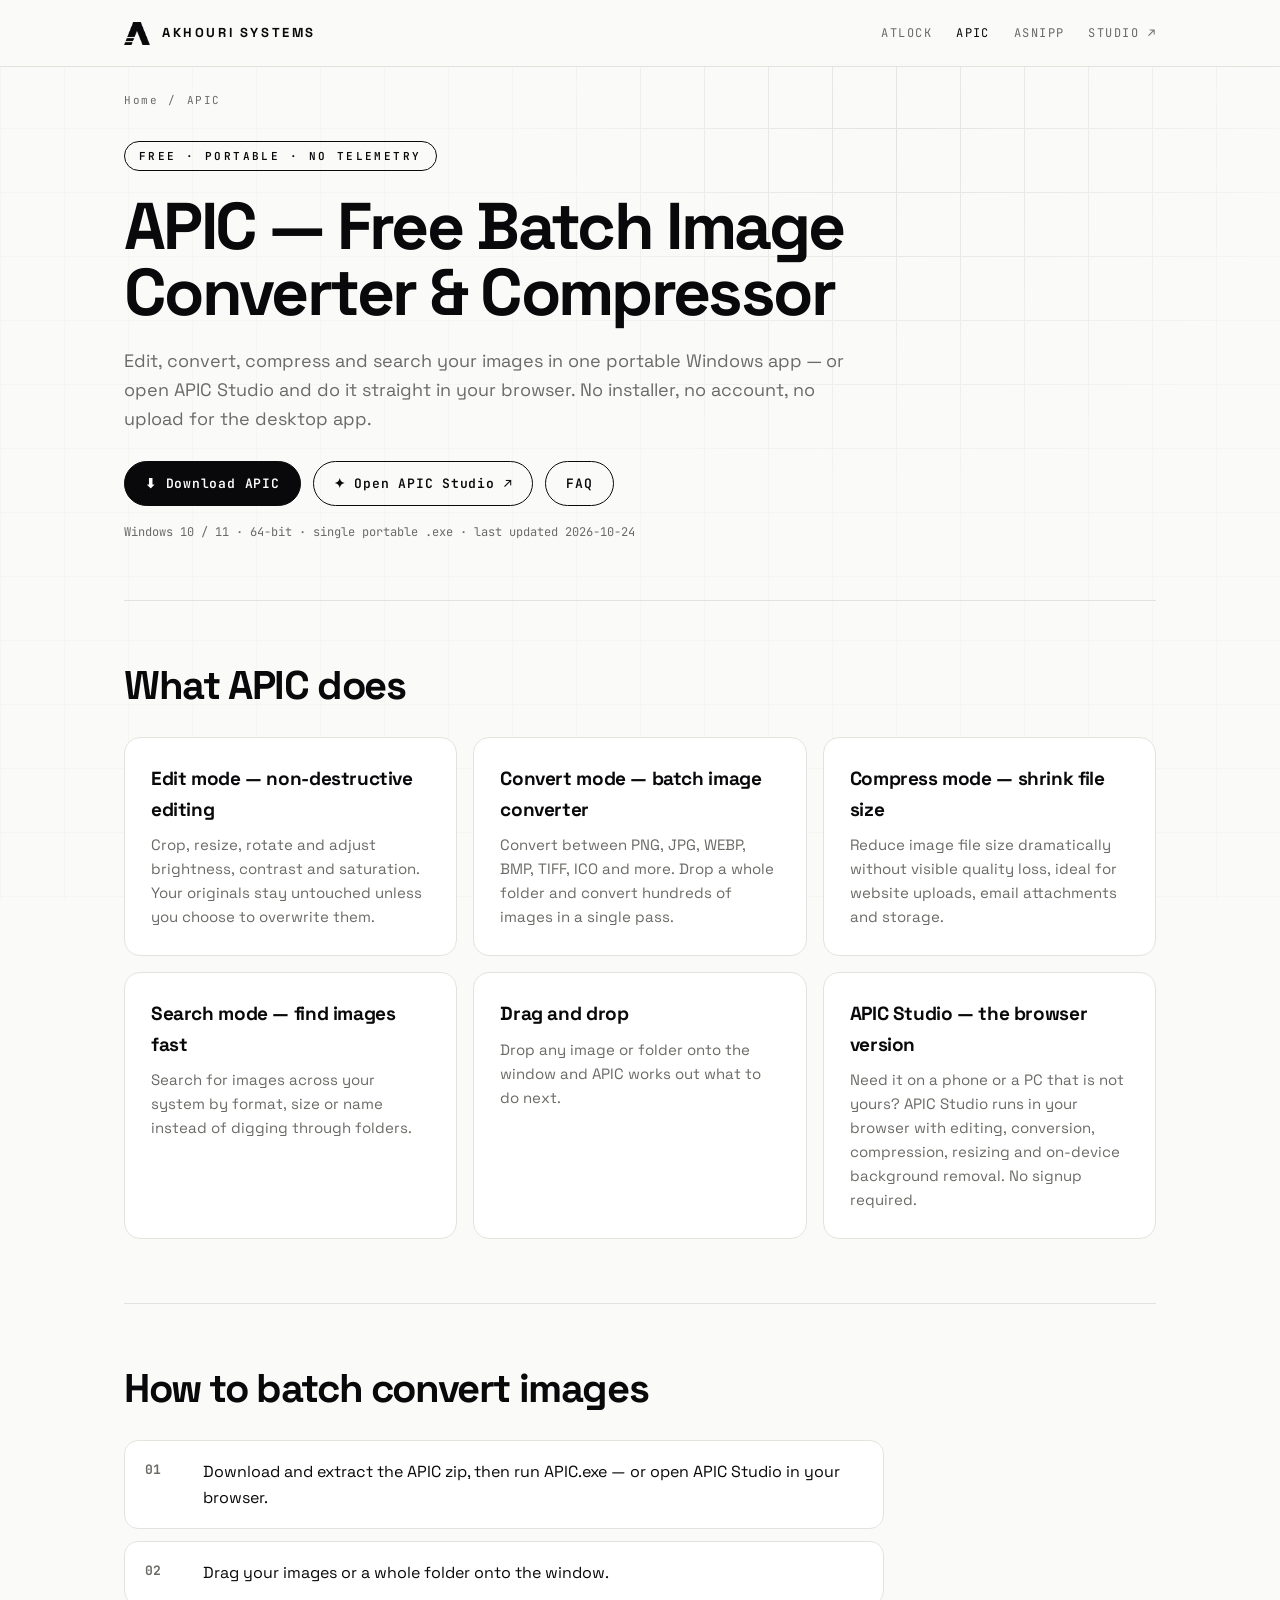
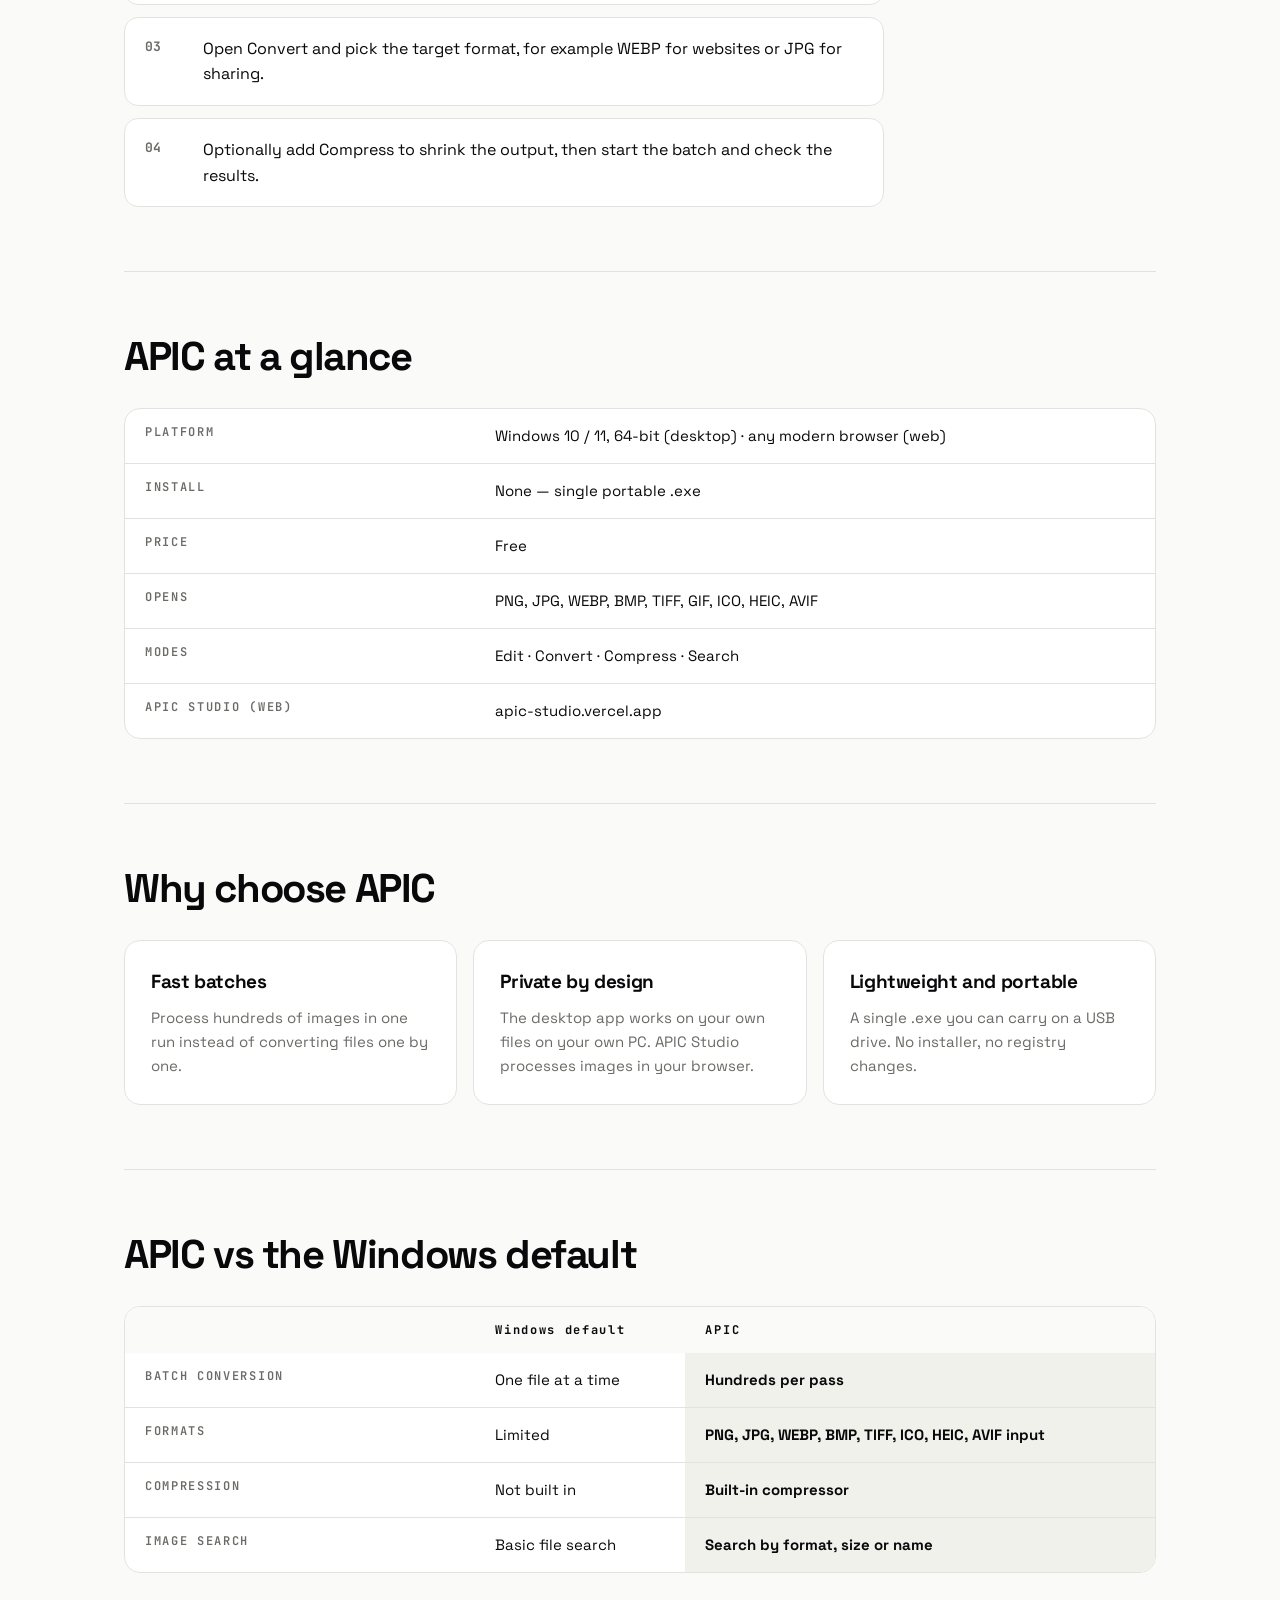
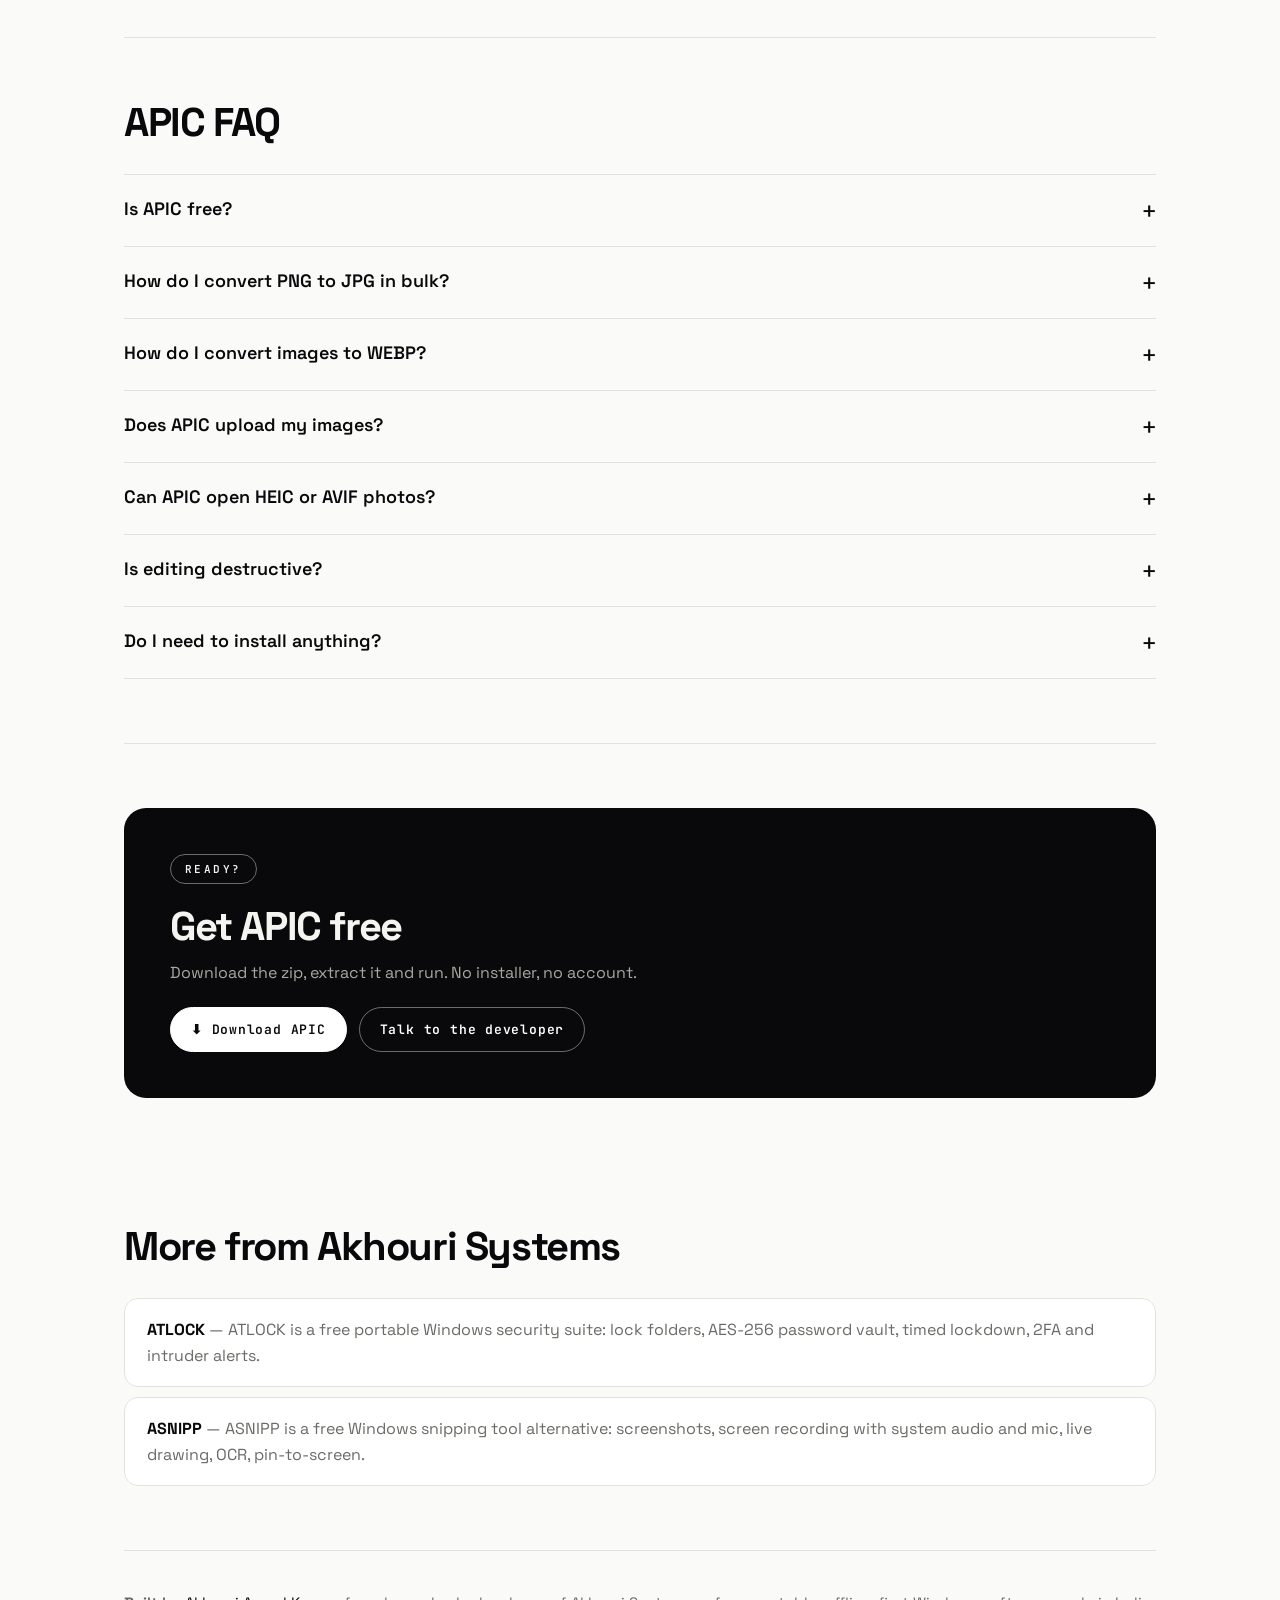
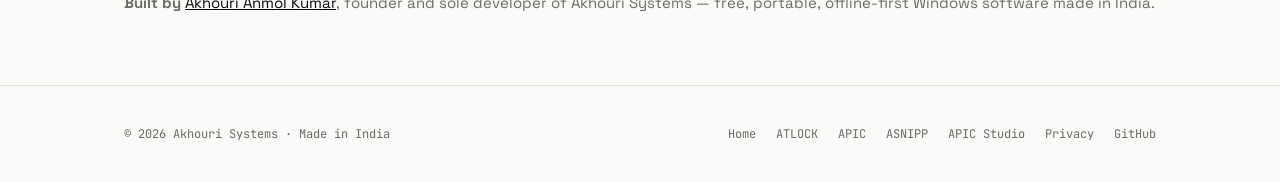
<file: apic/index.html>
<!DOCTYPE html>
<html lang="en">
<head>
<meta charset="UTF-8">
<meta name="viewport" content="width=device-width, initial-scale=1, viewport-fit=cover">
<title>APIC: Free Batch Image Converter &amp; Compressor for Windows | Akhouri Systems</title>
<meta name="description" content="APIC is a free portable Windows image converter, compressor and editor. Batch convert PNG, JPG, WEBP, HEIC and more. Also runs free in your browser.">
<meta name="keywords" content="batch image converter, image compressor, png to jpg, jpg to webp, heic converter, resize images, image search, free photo editor windows, apic studio, apic web">
<meta name="robots" content="index, follow, max-image-preview:large">
<meta name="author" content="Akhouri Anmol Kumar">
<meta name="theme-color" content="#fafaf8">
<meta name="color-scheme" content="light">
<link rel="canonical" href="https://akhouri-anmol-kumar.github.io/Akhouri-systems/apic/">
<meta property="og:type" content="website">
<meta property="og:title" content="APIC: Free Batch Image Converter &amp; Compressor for Windows | Akhouri Systems">
<meta property="og:description" content="APIC is a free portable Windows image converter, compressor and editor. Batch convert PNG, JPG, WEBP, HEIC and more. Also runs free in your browser.">
<meta property="og:url" content="https://akhouri-anmol-kumar.github.io/Akhouri-systems/apic/">
<meta property="og:site_name" content="Akhouri Systems">
<meta property="og:locale" content="en_IN">
<meta property="og:image" content="https://akhouri-anmol-kumar.github.io/Akhouri-systems/og-image.png">
<meta property="og:image:width" content="1200">
<meta property="og:image:height" content="630">
<meta property="og:image:alt" content="APIC by Akhouri Systems — free portable Windows software">
<meta name="twitter:card" content="summary_large_image">
<meta name="twitter:title" content="APIC: Free Batch Image Converter &amp; Compressor for Windows | Akhouri Systems">
<meta name="twitter:description" content="APIC is a free portable Windows image converter, compressor and editor. Batch convert PNG, JPG, WEBP, HEIC and more. Also runs free in your browser.">
<meta name="twitter:image" content="https://akhouri-anmol-kumar.github.io/Akhouri-systems/og-image.png">
<link rel="icon" type="image/png" href="[data-uri]">
<link rel="apple-touch-icon" href="[data-uri]">
<link rel="preconnect" href="https://fonts.googleapis.com">
<link rel="preconnect" href="https://fonts.gstatic.com" crossorigin>
<link href="https://fonts.googleapis.com/css2?family=JetBrains+Mono:wght@400;600;700&family=Space+Grotesk:wght@400;500;700&display=swap" rel="stylesheet">
<style>
:root{--bg:#fafaf8;--ink:#09090b;--mut:#6a6a66;--line:#e3e3de;--mono:'JetBrains Mono',monospace;--sans:'Space Grotesk',system-ui,sans-serif;--logo:url([data-uri])}
*{box-sizing:border-box;margin:0;padding:0}html{scroll-behavior:smooth}
body{background:var(--bg);color:var(--ink);font-family:var(--sans);line-height:1.6;overflow-x:hidden;-webkit-font-smoothing:antialiased}
body::before{content:"";position:fixed;inset:0;z-index:-1;pointer-events:none;background-image:linear-gradient(var(--line) 1px,transparent 1px),linear-gradient(90deg,var(--line) 1px,transparent 1px);background-size:64px 64px;-webkit-mask-image:radial-gradient(520px circle at var(--mx,70%) var(--my,15%),#000,rgba(0,0,0,.2) 75%);mask-image:radial-gradient(520px circle at var(--mx,70%) var(--my,15%),#000,rgba(0,0,0,.2) 75%)}
a{color:inherit}.w{max-width:1080px;margin:0 auto;padding:0 24px}
header.top{position:sticky;top:0;z-index:50;background:rgba(250,250,248,.8);backdrop-filter:blur(16px);-webkit-backdrop-filter:blur(16px);border-bottom:1px solid var(--line)}
.nav{display:flex;align-items:center;justify-content:space-between;height:66px;gap:16px}
.logo{display:flex;align-items:center;gap:12px;text-decoration:none;font-weight:700;letter-spacing:.2em;font-size:13px}
.lg{display:inline-block;width:26px;height:26px;background:currentColor;-webkit-mask:var(--logo) center/contain no-repeat;mask:var(--logo) center/contain no-repeat}
header.top nav{display:flex;gap:24px;font:12px var(--mono);letter-spacing:.12em}header.top nav a{text-decoration:none;color:var(--mut);transition:.2s}header.top nav a:hover,header.top nav a[aria-current]{color:var(--ink)}
.crumbs{padding:26px 0 0;font:11px var(--mono);letter-spacing:.14em;color:var(--mut)}.crumbs ol{list-style:none;display:flex;gap:10px}.crumbs li+li::before{content:"/";margin-right:10px}.crumbs a{text-decoration:none}
.ah{padding:34px 0 60px;border-bottom:1px solid var(--line)}
.chip{display:inline-block;font:600 11px var(--mono);letter-spacing:.22em;border:1px solid var(--ink);border-radius:999px;padding:7px 14px;margin-bottom:22px}
h1{font-size:clamp(34px,5.4vw,66px);line-height:1;letter-spacing:-.04em;font-weight:700;max-width:18ch}
.lead{margin:22px 0 28px;font-size:18px;color:var(--mut);max-width:60ch}.row{display:flex;gap:12px;flex-wrap:wrap}.fine{margin-top:18px;font:12px var(--mono);color:var(--mut)}
.btn{display:inline-flex;align-items:center;gap:8px;font:600 13px var(--mono);letter-spacing:.06em;padding:13px 20px;border-radius:999px;border:1px solid var(--ink);background:var(--ink);color:#fff;text-decoration:none;transition:.25s}
.btn:hover{transform:translateY(-2px);box-shadow:0 10px 30px -10px rgba(9,9,11,.6)}.btn.ghost{background:transparent;color:var(--ink)}
main section{padding:64px 0;border-bottom:1px solid var(--line)}h2{font-size:clamp(26px,3.4vw,40px);letter-spacing:-.035em;line-height:1.05;margin-bottom:30px}
.grid{display:grid;grid-template-columns:repeat(3,1fr);gap:16px}.card{border:1px solid var(--line);background:#fff;border-radius:16px;padding:26px;transition:.25s}.card:hover{border-color:var(--ink);transform:translateY(-3px)}
.card h3{font-size:19px;letter-spacing:-.02em;margin-bottom:8px}.card p{color:var(--mut);font-size:15px}
.steps{list-style:none;counter-reset:s;display:grid;gap:12px;max-width:760px}.steps li{counter-increment:s;display:grid;grid-template-columns:44px 1fr;gap:14px;align-items:start;padding:18px 20px;border:1px solid var(--line);background:#fff;border-radius:14px}
.steps li::before{content:counter(s,decimal-leading-zero);font:700 13px var(--mono);color:var(--mut);padding-top:2px}
.tw{overflow-x:auto;border:1px solid var(--line);border-radius:16px;background:#fff}table{width:100%;border-collapse:collapse;font-size:15px;min-width:520px}
th,td{padding:15px 20px;text-align:left;border-bottom:1px solid var(--line);vertical-align:top}tr:last-child>*{border-bottom:0}.specs th[scope=row]{font:600 12px var(--mono);letter-spacing:.14em;color:var(--mut);width:34%;text-transform:uppercase}
.cmp thead th{font:700 12px var(--mono);letter-spacing:.14em;background:var(--bg)}.cmp .gold{font-weight:700;background:#f1f1ec}
details{border-top:1px solid var(--line);padding:20px 0}details:last-of-type{border-bottom:1px solid var(--line)}summary{cursor:pointer;font-size:18px;font-weight:600;list-style:none;display:flex;justify-content:space-between;gap:16px}summary::after{content:"+";font:400 24px var(--mono);transition:.3s}details[open] summary::after{transform:rotate(45deg)}details p{color:var(--mut);margin-top:10px;max-width:64ch}
main aside.cta{margin:64px 0;padding:46px;background:var(--ink);color:#f4f4f0;border-radius:22px}.cta .chip{border-color:rgba(255,255,255,.4)}.cta h2{margin-bottom:12px}.cta p{color:#a8a8a2;margin-bottom:22px}.cta .row{margin:0}
.cta .btn{background:#fff;color:var(--ink);border-color:#fff}.cta .btn.ghost{background:transparent;color:#fff;border-color:rgba(255,255,255,.4)}
.links{list-style:none;display:grid;gap:10px}.links a{display:block;padding:18px 22px;border:1px solid var(--line);background:#fff;border-radius:14px;text-decoration:none;color:var(--mut);transition:.25s}.links a:hover{border-color:var(--ink);color:var(--ink)}.links strong{color:var(--ink)}
.author{padding:40px 0 70px;font-size:15px;color:var(--mut)}.author a{color:var(--ink)}
body>footer{border-top:1px solid var(--line);padding:40px 0;font:12px var(--mono);color:var(--mut)}body>footer .w{display:flex;justify-content:space-between;gap:18px;flex-wrap:wrap;align-items:center}body>footer nav{display:flex;gap:20px;flex-wrap:wrap}body>footer a{text-decoration:none}body>footer a:hover{color:var(--ink)}
@media(max-width:860px){.grid{grid-template-columns:1fr}header.top nav a:nth-child(n+4){display:none}header.top nav .st{display:inline}main aside.cta{padding:30px 22px}.ah{padding-bottom:44px}}
@media(prefers-reduced-motion:reduce){*{transition:none!important}}
</style>
<script type="application/ld+json">
{
 "@context": "https://schema.org",
 "@graph": [
  {
   "@type": "WebPage",
   "@id": "https://akhouri-anmol-kumar.github.io/Akhouri-systems/apic/#webpage",
   "url": "https://akhouri-anmol-kumar.github.io/Akhouri-systems/apic/",
   "name": "APIC: Free Batch Image Converter & Compressor for Windows | Akhouri Systems",
   "description": "APIC is a free portable Windows image converter, compressor and editor. Batch convert PNG, JPG, WEBP, HEIC and more. Also runs free in your browser.",
   "inLanguage": "en",
   "isPartOf": {
    "@id": "https://akhouri-anmol-kumar.github.io/Akhouri-systems/#website"
   },
   "about": {
    "@id": "https://akhouri-anmol-kumar.github.io/Akhouri-systems/apic/#app"
   },
   "dateModified": "2026-10-24"
  },
  {
   "@type": "SoftwareApplication",
   "@id": "https://akhouri-anmol-kumar.github.io/Akhouri-systems/apic/#app",
   "name": "APIC",
   "url": "https://akhouri-anmol-kumar.github.io/Akhouri-systems/apic/",
   "applicationCategory": "MultimediaApplication",
   "operatingSystem": "Windows 10, Windows 11",
   "softwareRequirements": "Windows 10 or Windows 11, 64-bit",
   "description": "APIC is a free portable Windows image converter, compressor and editor. Batch convert PNG, JPG, WEBP, HEIC and more. Also runs free in your browser.",
   "downloadUrl": "https://github.com/Akhouri-Systems/APIC/releases/download/APIC/APIC.zip",
   "image": "https://akhouri-anmol-kumar.github.io/Akhouri-systems/og-image.png",
   "inLanguage": "en",
   "isAccessibleForFree": true,
   "featureList": [
    "Edit mode — non-destructive editing",
    "Convert mode — batch image converter",
    "Compress mode — shrink file size",
    "Search mode — find images fast",
    "Drag and drop",
    "APIC Studio — the browser version"
   ],
   "author": {
    "@id": "https://akhouri-anmol-kumar.github.io/Akhouri-systems/#founder"
   },
   "publisher": {
    "@id": "https://akhouri-anmol-kumar.github.io/Akhouri-systems/#org"
   },
   "offers": {
    "@type": "Offer",
    "price": "0",
    "priceCurrency": "INR",
    "availability": "https://schema.org/InStock"
   }
  },
  {
   "@type": "BreadcrumbList",
   "itemListElement": [
    {
     "@type": "ListItem",
     "position": 1,
     "name": "Home",
     "item": "https://akhouri-anmol-kumar.github.io/Akhouri-systems/"
    },
    {
     "@type": "ListItem",
     "position": 2,
     "name": "APIC",
     "item": "https://akhouri-anmol-kumar.github.io/Akhouri-systems/apic/"
    }
   ]
  },
  {
   "@type": "FAQPage",
   "mainEntity": [
    {
     "@type": "Question",
     "name": "Is APIC free?",
     "acceptedAnswer": {
      "@type": "Answer",
      "text": "Yes, both the Windows app and APIC Studio are free to use."
     }
    },
    {
     "@type": "Question",
     "name": "How do I convert PNG to JPG in bulk?",
     "acceptedAnswer": {
      "@type": "Answer",
      "text": "Drop your folder into APIC, choose Convert, pick JPG as the target format and start the batch."
     }
    },
    {
     "@type": "Question",
     "name": "How do I convert images to WEBP?",
     "acceptedAnswer": {
      "@type": "Answer",
      "text": "Use Convert mode and choose WEBP. Add Compress for an even smaller file size."
     }
    },
    {
     "@type": "Question",
     "name": "Does APIC upload my images?",
     "acceptedAnswer": {
      "@type": "Answer",
      "text": "The desktop app does not upload anything. APIC Studio is built to process images in your browser."
     }
    },
    {
     "@type": "Question",
     "name": "Can APIC open HEIC or AVIF photos?",
     "acceptedAnswer": {
      "@type": "Answer",
      "text": "Yes. APIC can open HEIC and AVIF along with PNG, JPG, WEBP, BMP, TIFF, GIF and ICO."
     }
    },
    {
     "@type": "Question",
     "name": "Is editing destructive?",
     "acceptedAnswer": {
      "@type": "Answer",
      "text": "No. Edit mode is non-destructive, so originals stay untouched unless you choose to overwrite them."
     }
    },
    {
     "@type": "Question",
     "name": "Do I need to install anything?",
     "acceptedAnswer": {
      "@type": "Answer",
      "text": "No. APIC is a single portable .exe, and APIC Studio needs only a modern browser."
     }
    }
   ]
  }
 ]
}
</script>
</head>
<body>
<header class="top"><div class="w nav"><a class="logo" href="../index.html"><span class="lg"></span>AKHOURI&nbsp;SYSTEMS</a><nav aria-label="Primary"><a href="../atlock/">ATLOCK</a><a href="../apic/" aria-current="page">APIC</a><a href="../asnipp/">ASNIPP</a><a class="st" href="https://apic-studio.vercel.app/" target="_blank" rel="noopener">STUDIO ↗</a></nav></div></header>
<main>
<div class="w">
<nav class="crumbs" aria-label="Breadcrumb"><ol><li><a href="../index.html">Home</a></li><li aria-current="page">APIC</li></ol></nav>
<header class="ah"><span class="chip">FREE · PORTABLE · NO TELEMETRY</span>
<h1>APIC — Free Batch Image Converter &amp; Compressor</h1>
<p class="lead">Edit, convert, compress and search your images in one portable Windows app — or open APIC Studio and do it straight in your browser. No installer, no account, no upload for the desktop app.</p>
<p class="row"><a class="btn" href="https://github.com/Akhouri-Systems/APIC/releases/download/APIC/APIC.zip" rel="noopener">⬇ Download APIC</a><a class="btn ghost" href="https://apic-studio.vercel.app/" rel="noopener" target="_blank">✦ Open APIC Studio ↗</a><a class="btn ghost" href="#faq">FAQ</a></p>
<p class="fine">Windows 10 / 11 · 64-bit · single portable .exe · last updated 2026-10-24</p></header>
<section aria-labelledby="f"><h2 id="f">What APIC does</h2><div class="grid"><article class="card"><h3>Edit mode — non-destructive editing</h3><p>Crop, resize, rotate and adjust brightness, contrast and saturation. Your originals stay untouched unless you choose to overwrite them.</p></article><article class="card"><h3>Convert mode — batch image converter</h3><p>Convert between PNG, JPG, WEBP, BMP, TIFF, ICO and more. Drop a whole folder and convert hundreds of images in a single pass.</p></article><article class="card"><h3>Compress mode — shrink file size</h3><p>Reduce image file size dramatically without visible quality loss, ideal for website uploads, email attachments and storage.</p></article><article class="card"><h3>Search mode — find images fast</h3><p>Search for images across your system by format, size or name instead of digging through folders.</p></article><article class="card"><h3>Drag and drop</h3><p>Drop any image or folder onto the window and APIC works out what to do next.</p></article><article class="card"><h3>APIC Studio — the browser version</h3><p>Need it on a phone or a PC that is not yours? APIC Studio runs in your browser with editing, conversion, compression, resizing and on-device background removal. No signup required.</p></article></div></section>
<section aria-labelledby="h"><h2 id="h">How to batch convert images</h2><ol class="steps"><li>Download and extract the APIC zip, then run APIC.exe — or open APIC Studio in your browser.</li><li>Drag your images or a whole folder onto the window.</li><li>Open Convert and pick the target format, for example WEBP for websites or JPG for sharing.</li><li>Optionally add Compress to shrink the output, then start the batch and check the results.</li></ol></section>
<section aria-labelledby="s"><h2 id="s">APIC at a glance</h2><div class="tw"><table class="specs"><tbody><tr><th scope="row">Platform</th><td>Windows 10 / 11, 64-bit (desktop) · any modern browser (web)</td></tr><tr><th scope="row">Install</th><td>None — single portable .exe</td></tr><tr><th scope="row">Price</th><td>Free</td></tr><tr><th scope="row">Opens</th><td>PNG, JPG, WEBP, BMP, TIFF, GIF, ICO, HEIC, AVIF</td></tr><tr><th scope="row">Modes</th><td>Edit · Convert · Compress · Search</td></tr><tr><th scope="row">APIC Studio (web)</th><td>apic-studio.vercel.app</td></tr></tbody></table></div></section>
<section aria-labelledby="w"><h2 id="w">Why choose APIC</h2><div class="grid"><article class="card"><h3>Fast batches</h3><p>Process hundreds of images in one run instead of converting files one by one.</p></article><article class="card"><h3>Private by design</h3><p>The desktop app works on your own files on your own PC. APIC Studio processes images in your browser.</p></article><article class="card"><h3>Lightweight and portable</h3><p>A single .exe you can carry on a USB drive. No installer, no registry changes.</p></article></div></section>
<section aria-labelledby="c"><h2 id="c">APIC vs the Windows default</h2><div class="tw"><table class="specs cmp"><thead><tr><th></th><th>Windows default</th><th>APIC</th></tr></thead><tbody><tr><th scope="row">Batch conversion</th><td>One file at a time</td><td class="gold">Hundreds per pass</td></tr><tr><th scope="row">Formats</th><td>Limited</td><td class="gold">PNG, JPG, WEBP, BMP, TIFF, ICO, HEIC, AVIF input</td></tr><tr><th scope="row">Compression</th><td>Not built in</td><td class="gold">Built-in compressor</td></tr><tr><th scope="row">Image search</th><td>Basic file search</td><td class="gold">Search by format, size or name</td></tr></tbody></table></div></section>
<section aria-labelledby="faq"><h2 id="faq">APIC FAQ</h2><details><summary>Is APIC free?</summary><p>Yes, both the Windows app and APIC Studio are free to use.</p></details><details><summary>How do I convert PNG to JPG in bulk?</summary><p>Drop your folder into APIC, choose Convert, pick JPG as the target format and start the batch.</p></details><details><summary>How do I convert images to WEBP?</summary><p>Use Convert mode and choose WEBP. Add Compress for an even smaller file size.</p></details><details><summary>Does APIC upload my images?</summary><p>The desktop app does not upload anything. APIC Studio is built to process images in your browser.</p></details><details><summary>Can APIC open HEIC or AVIF photos?</summary><p>Yes. APIC can open HEIC and AVIF along with PNG, JPG, WEBP, BMP, TIFF, GIF and ICO.</p></details><details><summary>Is editing destructive?</summary><p>No. Edit mode is non-destructive, so originals stay untouched unless you choose to overwrite them.</p></details><details><summary>Do I need to install anything?</summary><p>No. APIC is a single portable .exe, and APIC Studio needs only a modern browser.</p></details></section>
<aside class="cta" aria-label="Download"><span class="chip">READY?</span><h2>Get APIC free</h2><p>Download the zip, extract it and run. No installer, no account.</p><p class="row"><a class="btn" href="https://github.com/Akhouri-Systems/APIC/releases/download/APIC/APIC.zip" rel="noopener">⬇ Download APIC</a><a class="btn ghost" href="../index.html#contact">Talk to the developer</a></p></aside>

<section aria-labelledby="o"><h2 id="o">More from Akhouri Systems</h2><ul class="links"><li><a href="../atlock/"><strong>ATLOCK</strong> — ATLOCK is a free portable Windows security suite: lock folders, AES-256 password vault, timed lockdown, 2FA and intruder alerts.</a></li><li><a href="../asnipp/"><strong>ASNIPP</strong> — ASNIPP is a free Windows snipping tool alternative: screenshots, screen recording with system audio and mic, live drawing, OCR, pin-to-screen.</a></li></ul></section>
<footer class="author"><p><strong>Built by</strong> <a rel="author" href="../index.html">Akhouri Anmol Kumar</a>, founder and sole developer of Akhouri Systems — free, portable, offline-first Windows software made in India.</p></footer>
</div>
</main>
<footer><div class="w"><p>© <span id="yr">2026</span> Akhouri Systems · Made in India</p><nav aria-label="Footer"><a href="../index.html">Home</a><a href="../atlock/">ATLOCK</a><a href="../apic/">APIC</a><a href="../asnipp/">ASNIPP</a><a href="https://apic-studio.vercel.app/" target="_blank" rel="noopener">APIC Studio</a><a href="../privacy.html">Privacy</a><a href="https://github.com/Akhouri-Systems" rel="noopener">GitHub</a></nav></div></footer>
<script>var y=document.getElementById('yr');if(y)y.textContent=new Date().getFullYear();</script>
<script>addEventListener("mousemove",function(e){document.body.style.setProperty("--mx",e.clientX+"px");document.body.style.setProperty("--my",e.clientY+"px")},{passive:true})</script>
</body>
</html>
</file>
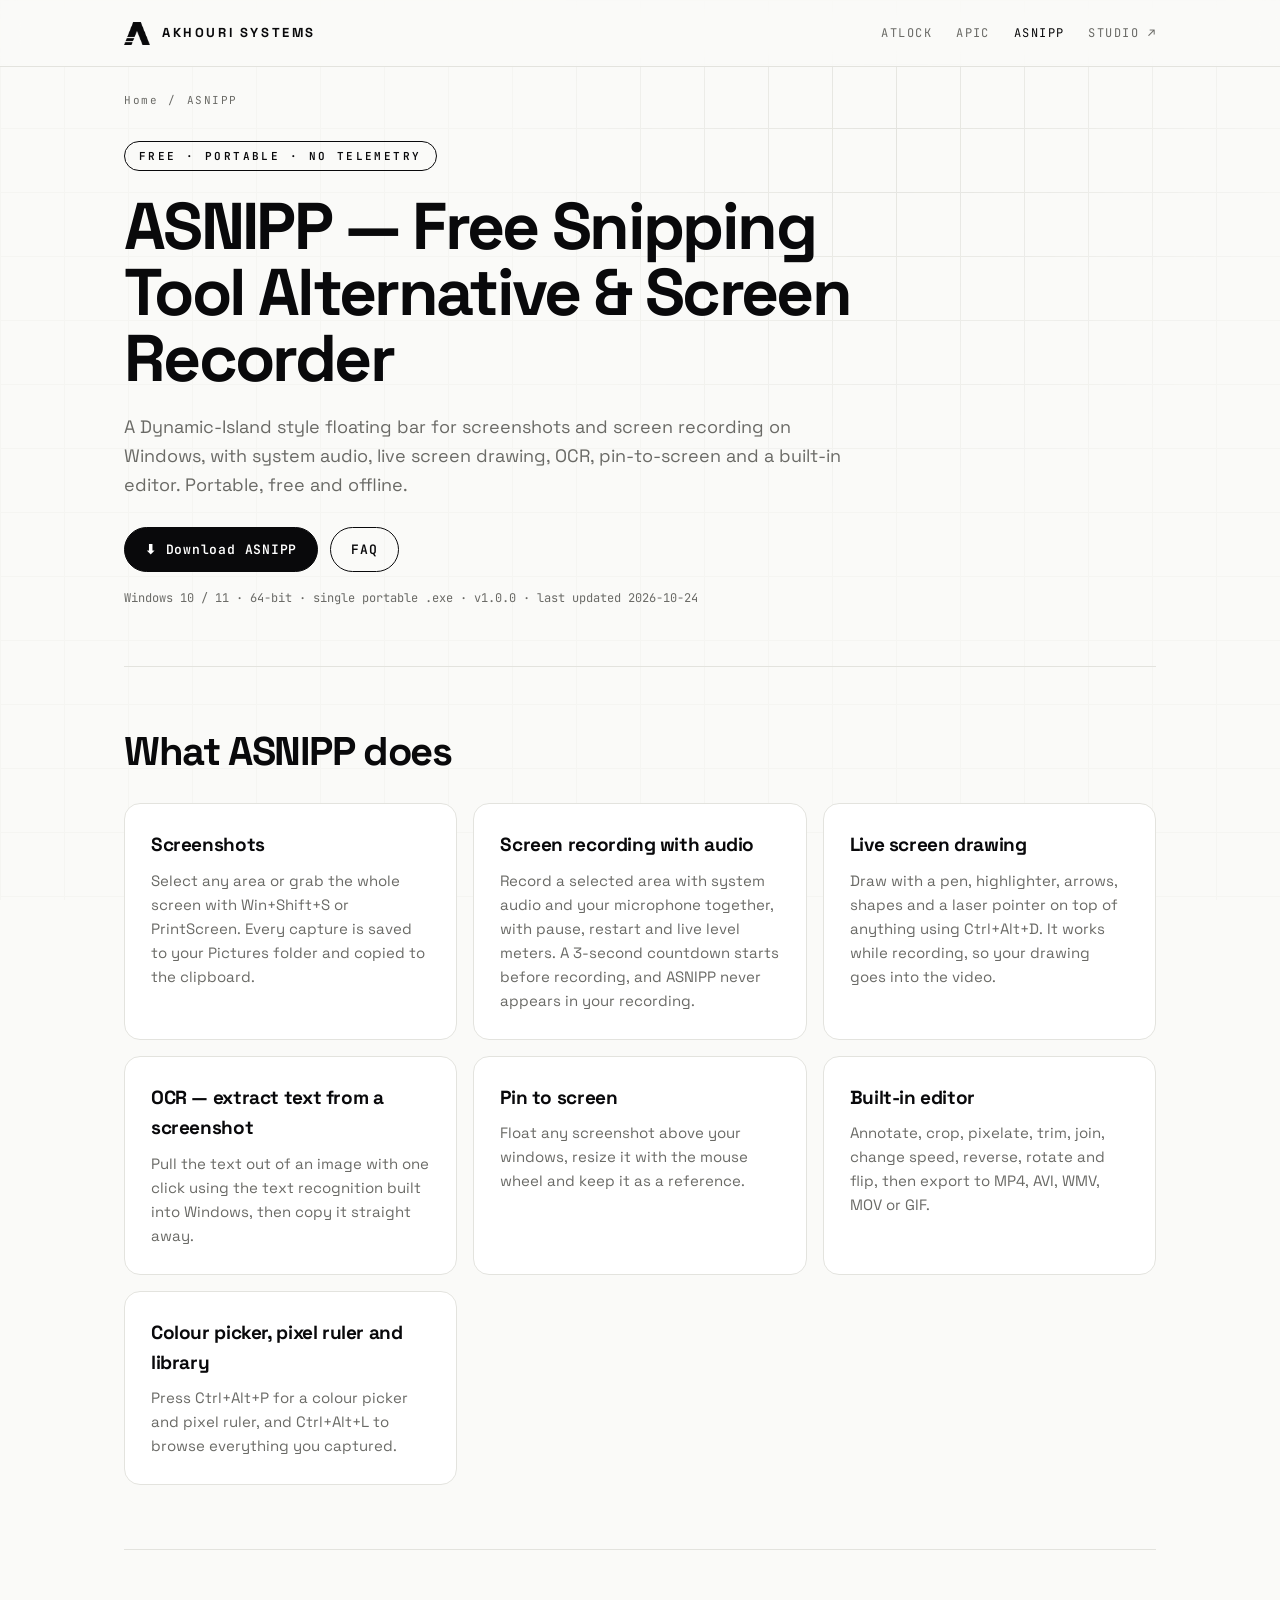
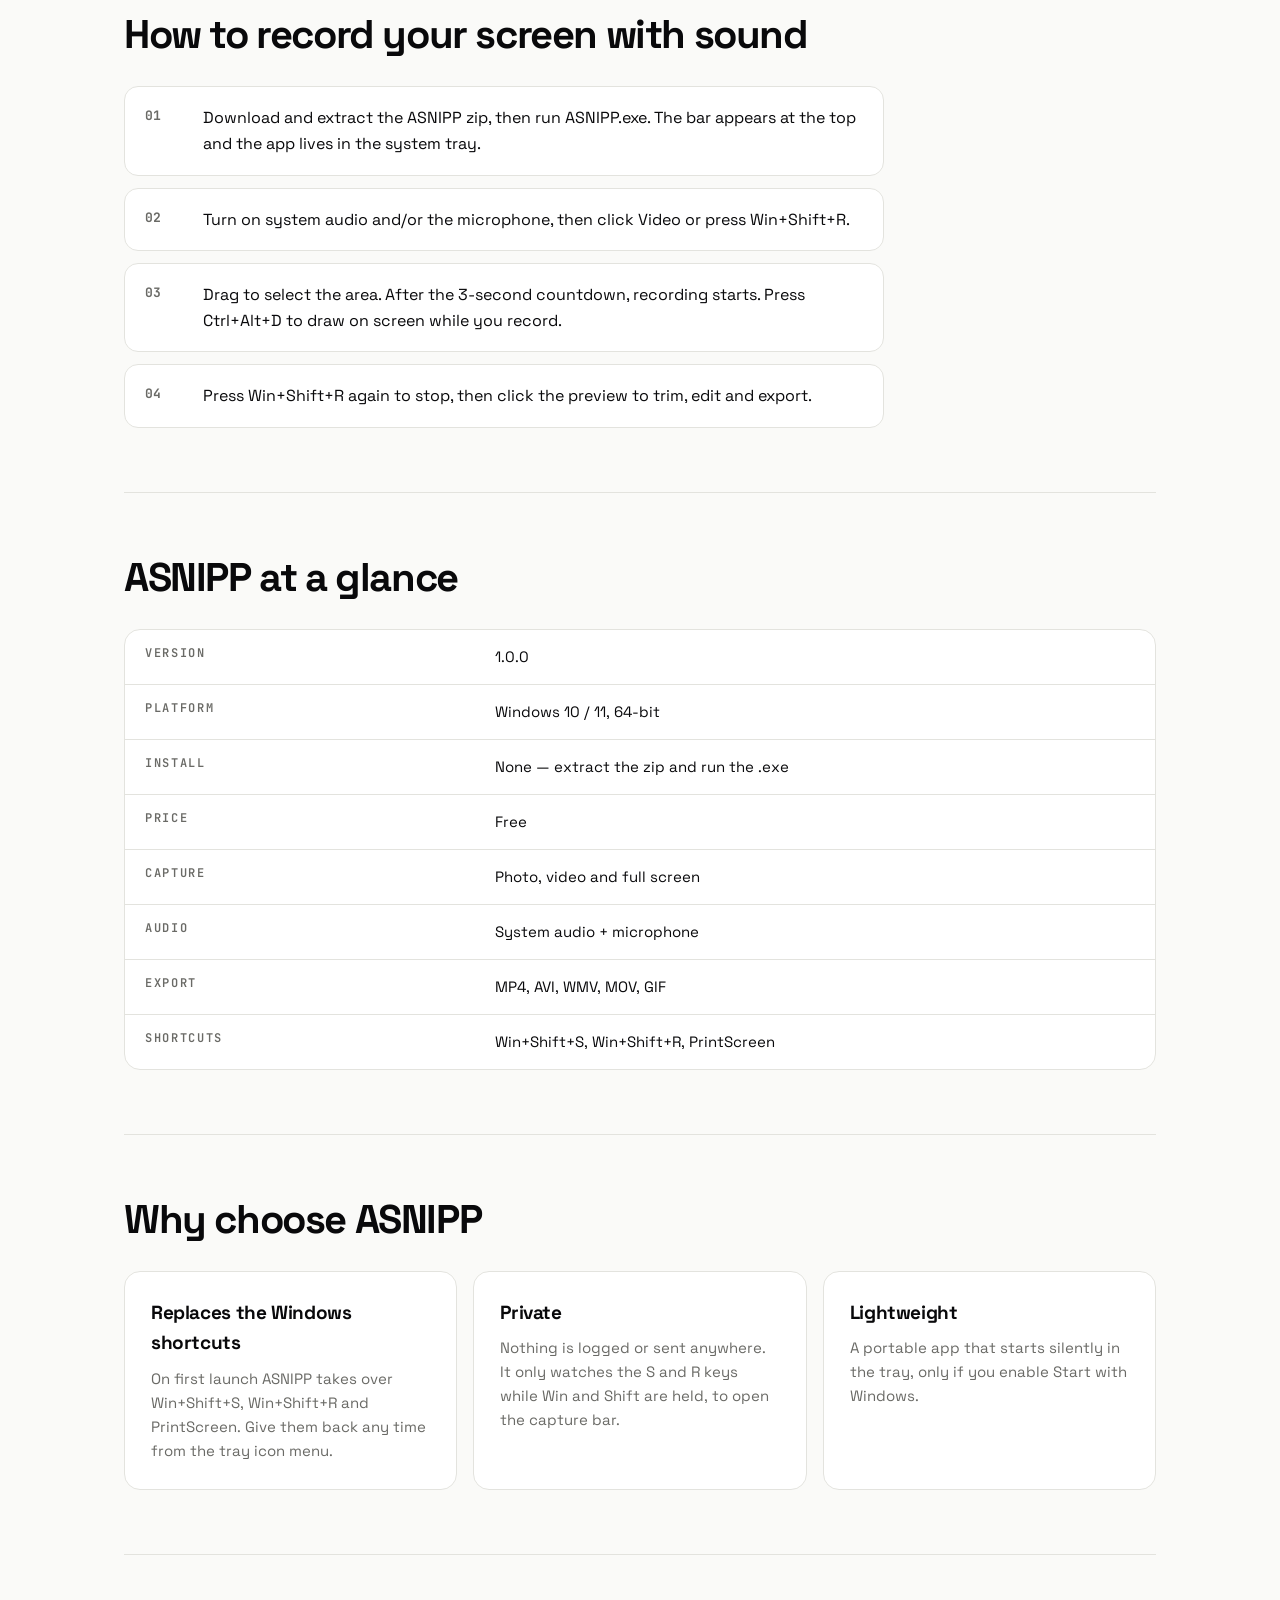
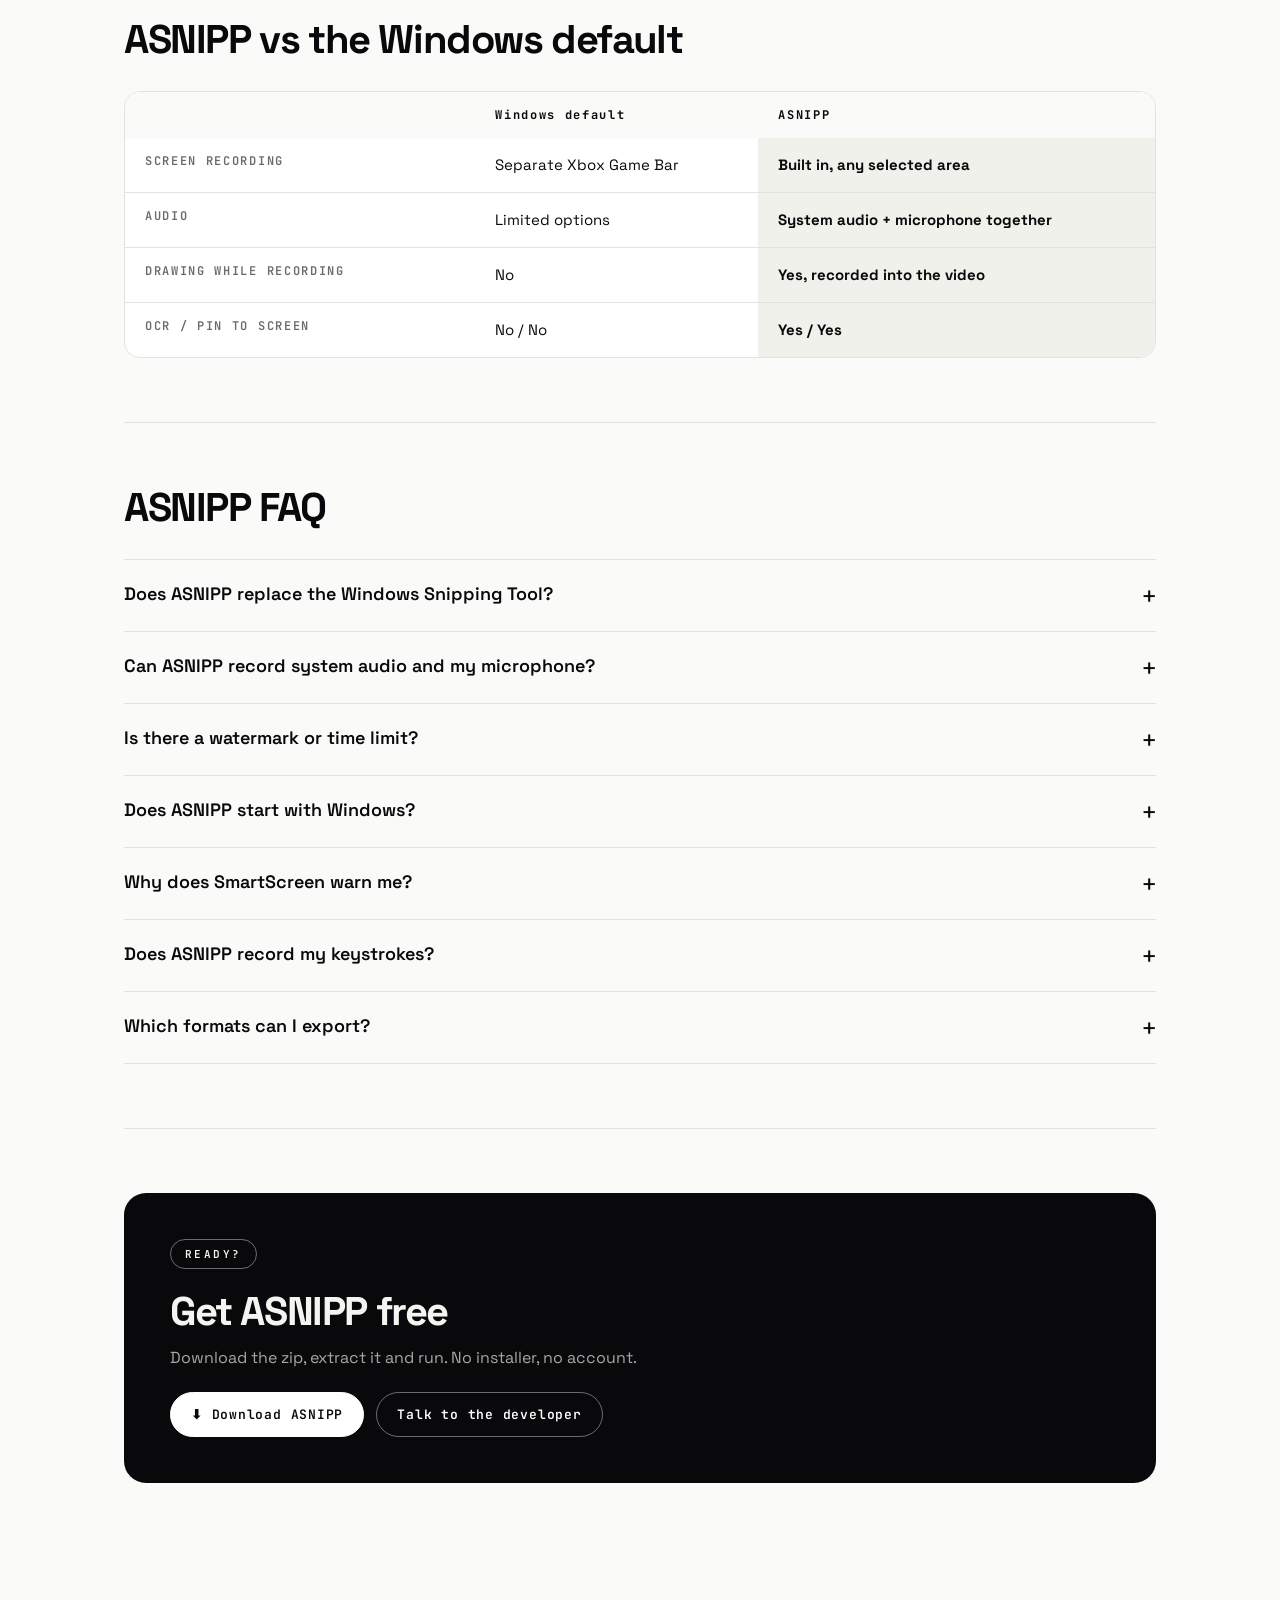
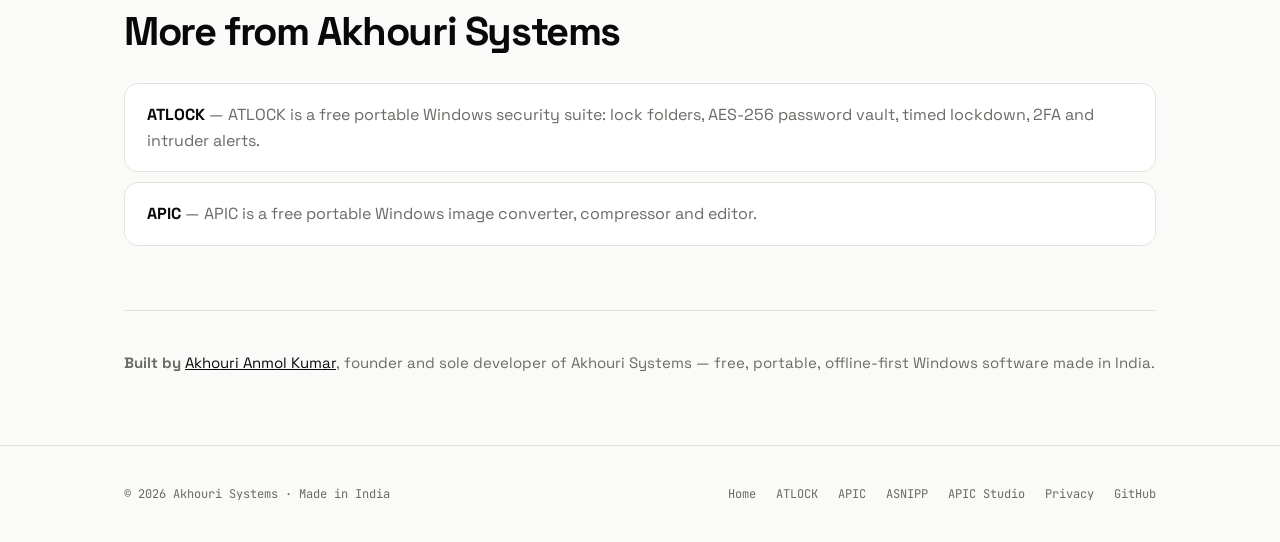
<file: asnipp/index.html>
<!DOCTYPE html>
<html lang="en">
<head>
<meta charset="UTF-8">
<meta name="viewport" content="width=device-width, initial-scale=1, viewport-fit=cover">
<title>ASNIPP: Free Snipping Tool Alternative &amp; Screen Recorder | Akhouri Systems</title>
<meta name="description" content="ASNIPP is a free Windows snipping tool alternative: screenshots, screen recording with system audio and mic, live drawing, OCR, pin-to-screen. Portable.">
<meta name="keywords" content="snipping tool alternative, screen recorder with audio, free screen recorder windows 11, ocr screenshot, pin screenshot, draw on screen, win shift s">
<meta name="robots" content="index, follow, max-image-preview:large">
<meta name="author" content="Akhouri Anmol Kumar">
<meta name="theme-color" content="#fafaf8">
<meta name="color-scheme" content="light">
<link rel="canonical" href="https://akhouri-anmol-kumar.github.io/Akhouri-systems/asnipp/">
<meta property="og:type" content="website">
<meta property="og:title" content="ASNIPP: Free Snipping Tool Alternative &amp; Screen Recorder | Akhouri Systems">
<meta property="og:description" content="ASNIPP is a free Windows snipping tool alternative: screenshots, screen recording with system audio and mic, live drawing, OCR, pin-to-screen. Portable.">
<meta property="og:url" content="https://akhouri-anmol-kumar.github.io/Akhouri-systems/asnipp/">
<meta property="og:site_name" content="Akhouri Systems">
<meta property="og:locale" content="en_IN">
<meta property="og:image" content="https://akhouri-anmol-kumar.github.io/Akhouri-systems/og-image.png">
<meta property="og:image:width" content="1200">
<meta property="og:image:height" content="630">
<meta property="og:image:alt" content="ASNIPP by Akhouri Systems — free portable Windows software">
<meta name="twitter:card" content="summary_large_image">
<meta name="twitter:title" content="ASNIPP: Free Snipping Tool Alternative &amp; Screen Recorder | Akhouri Systems">
<meta name="twitter:description" content="ASNIPP is a free Windows snipping tool alternative: screenshots, screen recording with system audio and mic, live drawing, OCR, pin-to-screen. Portable.">
<meta name="twitter:image" content="https://akhouri-anmol-kumar.github.io/Akhouri-systems/og-image.png">
<link rel="icon" type="image/png" href="[data-uri]">
<link rel="apple-touch-icon" href="[data-uri]">
<link rel="preconnect" href="https://fonts.googleapis.com">
<link rel="preconnect" href="https://fonts.gstatic.com" crossorigin>
<link href="https://fonts.googleapis.com/css2?family=JetBrains+Mono:wght@400;600;700&family=Space+Grotesk:wght@400;500;700&display=swap" rel="stylesheet">
<style>
:root{--bg:#fafaf8;--ink:#09090b;--mut:#6a6a66;--line:#e3e3de;--mono:'JetBrains Mono',monospace;--sans:'Space Grotesk',system-ui,sans-serif;--logo:url([data-uri])}
*{box-sizing:border-box;margin:0;padding:0}html{scroll-behavior:smooth}
body{background:var(--bg);color:var(--ink);font-family:var(--sans);line-height:1.6;overflow-x:hidden;-webkit-font-smoothing:antialiased}
body::before{content:"";position:fixed;inset:0;z-index:-1;pointer-events:none;background-image:linear-gradient(var(--line) 1px,transparent 1px),linear-gradient(90deg,var(--line) 1px,transparent 1px);background-size:64px 64px;-webkit-mask-image:radial-gradient(520px circle at var(--mx,70%) var(--my,15%),#000,rgba(0,0,0,.2) 75%);mask-image:radial-gradient(520px circle at var(--mx,70%) var(--my,15%),#000,rgba(0,0,0,.2) 75%)}
a{color:inherit}.w{max-width:1080px;margin:0 auto;padding:0 24px}
header.top{position:sticky;top:0;z-index:50;background:rgba(250,250,248,.8);backdrop-filter:blur(16px);-webkit-backdrop-filter:blur(16px);border-bottom:1px solid var(--line)}
.nav{display:flex;align-items:center;justify-content:space-between;height:66px;gap:16px}
.logo{display:flex;align-items:center;gap:12px;text-decoration:none;font-weight:700;letter-spacing:.2em;font-size:13px}
.lg{display:inline-block;width:26px;height:26px;background:currentColor;-webkit-mask:var(--logo) center/contain no-repeat;mask:var(--logo) center/contain no-repeat}
header.top nav{display:flex;gap:24px;font:12px var(--mono);letter-spacing:.12em}header.top nav a{text-decoration:none;color:var(--mut);transition:.2s}header.top nav a:hover,header.top nav a[aria-current]{color:var(--ink)}
.crumbs{padding:26px 0 0;font:11px var(--mono);letter-spacing:.14em;color:var(--mut)}.crumbs ol{list-style:none;display:flex;gap:10px}.crumbs li+li::before{content:"/";margin-right:10px}.crumbs a{text-decoration:none}
.ah{padding:34px 0 60px;border-bottom:1px solid var(--line)}
.chip{display:inline-block;font:600 11px var(--mono);letter-spacing:.22em;border:1px solid var(--ink);border-radius:999px;padding:7px 14px;margin-bottom:22px}
h1{font-size:clamp(34px,5.4vw,66px);line-height:1;letter-spacing:-.04em;font-weight:700;max-width:18ch}
.lead{margin:22px 0 28px;font-size:18px;color:var(--mut);max-width:60ch}.row{display:flex;gap:12px;flex-wrap:wrap}.fine{margin-top:18px;font:12px var(--mono);color:var(--mut)}
.btn{display:inline-flex;align-items:center;gap:8px;font:600 13px var(--mono);letter-spacing:.06em;padding:13px 20px;border-radius:999px;border:1px solid var(--ink);background:var(--ink);color:#fff;text-decoration:none;transition:.25s}
.btn:hover{transform:translateY(-2px);box-shadow:0 10px 30px -10px rgba(9,9,11,.6)}.btn.ghost{background:transparent;color:var(--ink)}
main section{padding:64px 0;border-bottom:1px solid var(--line)}h2{font-size:clamp(26px,3.4vw,40px);letter-spacing:-.035em;line-height:1.05;margin-bottom:30px}
.grid{display:grid;grid-template-columns:repeat(3,1fr);gap:16px}.card{border:1px solid var(--line);background:#fff;border-radius:16px;padding:26px;transition:.25s}.card:hover{border-color:var(--ink);transform:translateY(-3px)}
.card h3{font-size:19px;letter-spacing:-.02em;margin-bottom:8px}.card p{color:var(--mut);font-size:15px}
.steps{list-style:none;counter-reset:s;display:grid;gap:12px;max-width:760px}.steps li{counter-increment:s;display:grid;grid-template-columns:44px 1fr;gap:14px;align-items:start;padding:18px 20px;border:1px solid var(--line);background:#fff;border-radius:14px}
.steps li::before{content:counter(s,decimal-leading-zero);font:700 13px var(--mono);color:var(--mut);padding-top:2px}
.tw{overflow-x:auto;border:1px solid var(--line);border-radius:16px;background:#fff}table{width:100%;border-collapse:collapse;font-size:15px;min-width:520px}
th,td{padding:15px 20px;text-align:left;border-bottom:1px solid var(--line);vertical-align:top}tr:last-child>*{border-bottom:0}.specs th[scope=row]{font:600 12px var(--mono);letter-spacing:.14em;color:var(--mut);width:34%;text-transform:uppercase}
.cmp thead th{font:700 12px var(--mono);letter-spacing:.14em;background:var(--bg)}.cmp .gold{font-weight:700;background:#f1f1ec}
details{border-top:1px solid var(--line);padding:20px 0}details:last-of-type{border-bottom:1px solid var(--line)}summary{cursor:pointer;font-size:18px;font-weight:600;list-style:none;display:flex;justify-content:space-between;gap:16px}summary::after{content:"+";font:400 24px var(--mono);transition:.3s}details[open] summary::after{transform:rotate(45deg)}details p{color:var(--mut);margin-top:10px;max-width:64ch}
main aside.cta{margin:64px 0;padding:46px;background:var(--ink);color:#f4f4f0;border-radius:22px}.cta .chip{border-color:rgba(255,255,255,.4)}.cta h2{margin-bottom:12px}.cta p{color:#a8a8a2;margin-bottom:22px}.cta .row{margin:0}
.cta .btn{background:#fff;color:var(--ink);border-color:#fff}.cta .btn.ghost{background:transparent;color:#fff;border-color:rgba(255,255,255,.4)}
.links{list-style:none;display:grid;gap:10px}.links a{display:block;padding:18px 22px;border:1px solid var(--line);background:#fff;border-radius:14px;text-decoration:none;color:var(--mut);transition:.25s}.links a:hover{border-color:var(--ink);color:var(--ink)}.links strong{color:var(--ink)}
.author{padding:40px 0 70px;font-size:15px;color:var(--mut)}.author a{color:var(--ink)}
body>footer{border-top:1px solid var(--line);padding:40px 0;font:12px var(--mono);color:var(--mut)}body>footer .w{display:flex;justify-content:space-between;gap:18px;flex-wrap:wrap;align-items:center}body>footer nav{display:flex;gap:20px;flex-wrap:wrap}body>footer a{text-decoration:none}body>footer a:hover{color:var(--ink)}
@media(max-width:860px){.grid{grid-template-columns:1fr}header.top nav a:nth-child(n+4){display:none}header.top nav .st{display:inline}main aside.cta{padding:30px 22px}.ah{padding-bottom:44px}}
@media(prefers-reduced-motion:reduce){*{transition:none!important}}
</style>
<script type="application/ld+json">
{
 "@context": "https://schema.org",
 "@graph": [
  {
   "@type": "WebPage",
   "@id": "https://akhouri-anmol-kumar.github.io/Akhouri-systems/asnipp/#webpage",
   "url": "https://akhouri-anmol-kumar.github.io/Akhouri-systems/asnipp/",
   "name": "ASNIPP: Free Snipping Tool Alternative & Screen Recorder | Akhouri Systems",
   "description": "ASNIPP is a free Windows snipping tool alternative: screenshots, screen recording with system audio and mic, live drawing, OCR, pin-to-screen. Portable.",
   "inLanguage": "en",
   "isPartOf": {
    "@id": "https://akhouri-anmol-kumar.github.io/Akhouri-systems/#website"
   },
   "about": {
    "@id": "https://akhouri-anmol-kumar.github.io/Akhouri-systems/asnipp/#app"
   },
   "dateModified": "2026-10-24"
  },
  {
   "@type": "SoftwareApplication",
   "@id": "https://akhouri-anmol-kumar.github.io/Akhouri-systems/asnipp/#app",
   "name": "ASNIPP",
   "url": "https://akhouri-anmol-kumar.github.io/Akhouri-systems/asnipp/",
   "applicationCategory": "MultimediaApplication",
   "operatingSystem": "Windows 10, Windows 11",
   "softwareRequirements": "Windows 10 or Windows 11, 64-bit",
   "description": "ASNIPP is a free Windows snipping tool alternative: screenshots, screen recording with system audio and mic, live drawing, OCR, pin-to-screen. Portable.",
   "downloadUrl": "https://github.com/Akhouri-Systems/ASNIPP/releases/download/v1.0.0/ASNIPP_v1.zip",
   "image": "https://akhouri-anmol-kumar.github.io/Akhouri-systems/og-image.png",
   "inLanguage": "en",
   "isAccessibleForFree": true,
   "featureList": [
    "Screenshots",
    "Screen recording with audio",
    "Live screen drawing",
    "OCR — extract text from a screenshot",
    "Pin to screen",
    "Built-in editor",
    "Colour picker, pixel ruler and library"
   ],
   "author": {
    "@id": "https://akhouri-anmol-kumar.github.io/Akhouri-systems/#founder"
   },
   "publisher": {
    "@id": "https://akhouri-anmol-kumar.github.io/Akhouri-systems/#org"
   },
   "offers": {
    "@type": "Offer",
    "price": "0",
    "priceCurrency": "INR",
    "availability": "https://schema.org/InStock"
   },
   "softwareVersion": "1.0.0"
  },
  {
   "@type": "BreadcrumbList",
   "itemListElement": [
    {
     "@type": "ListItem",
     "position": 1,
     "name": "Home",
     "item": "https://akhouri-anmol-kumar.github.io/Akhouri-systems/"
    },
    {
     "@type": "ListItem",
     "position": 2,
     "name": "ASNIPP",
     "item": "https://akhouri-anmol-kumar.github.io/Akhouri-systems/asnipp/"
    }
   ]
  },
  {
   "@type": "FAQPage",
   "mainEntity": [
    {
     "@type": "Question",
     "name": "Does ASNIPP replace the Windows Snipping Tool?",
     "acceptedAnswer": {
      "@type": "Answer",
      "text": "On first launch it takes over Win+Shift+S, Win+Shift+R and PrintScreen. You can give them back by unticking Use Win+Shift+S for ASNIPP in the tray menu."
     }
    },
    {
     "@type": "Question",
     "name": "Can ASNIPP record system audio and my microphone?",
     "acceptedAnswer": {
      "@type": "Answer",
      "text": "Yes. You can record system audio and the microphone together, with pause, restart and live level meters."
     }
    },
    {
     "@type": "Question",
     "name": "Is there a watermark or time limit?",
     "acceptedAnswer": {
      "@type": "Answer",
      "text": "No watermark and no account. ASNIPP is free."
     }
    },
    {
     "@type": "Question",
     "name": "Does ASNIPP start with Windows?",
     "acceptedAnswer": {
      "@type": "Answer",
      "text": "Only if you turn it on from the tray icon menu, then it starts silently in the tray."
     }
    },
    {
     "@type": "Question",
     "name": "Why does SmartScreen warn me?",
     "acceptedAnswer": {
      "@type": "Answer",
      "text": "ASNIPP is a new, unsigned app, so SmartScreen may show a warning. Click More info, then Run anyway."
     }
    },
    {
     "@type": "Question",
     "name": "Does ASNIPP record my keystrokes?",
     "acceptedAnswer": {
      "@type": "Answer",
      "text": "No. It watches only the S and R keys while Win and Shift are held, so it can open the capture bar. Nothing is logged or sent anywhere."
     }
    },
    {
     "@type": "Question",
     "name": "Which formats can I export?",
     "acceptedAnswer": {
      "@type": "Answer",
      "text": "MP4, AVI, WMV, MOV and GIF from the built-in editor."
     }
    }
   ]
  }
 ]
}
</script>
</head>
<body>
<header class="top"><div class="w nav"><a class="logo" href="../index.html"><span class="lg"></span>AKHOURI&nbsp;SYSTEMS</a><nav aria-label="Primary"><a href="../atlock/">ATLOCK</a><a href="../apic/">APIC</a><a href="../asnipp/" aria-current="page">ASNIPP</a><a class="st" href="https://apic-studio.vercel.app/" target="_blank" rel="noopener">STUDIO ↗</a></nav></div></header>
<main>
<div class="w">
<nav class="crumbs" aria-label="Breadcrumb"><ol><li><a href="../index.html">Home</a></li><li aria-current="page">ASNIPP</li></ol></nav>
<header class="ah"><span class="chip">FREE · PORTABLE · NO TELEMETRY</span>
<h1>ASNIPP — Free Snipping Tool Alternative &amp; Screen Recorder</h1>
<p class="lead">A Dynamic-Island style floating bar for screenshots and screen recording on Windows, with system audio, live screen drawing, OCR, pin-to-screen and a built-in editor. Portable, free and offline.</p>
<p class="row"><a class="btn" href="https://github.com/Akhouri-Systems/ASNIPP/releases/download/v1.0.0/ASNIPP_v1.zip" rel="noopener">⬇ Download ASNIPP</a><a class="btn ghost" href="#faq">FAQ</a></p>
<p class="fine">Windows 10 / 11 · 64-bit · single portable .exe · v1.0.0 · last updated 2026-10-24</p></header>
<section aria-labelledby="f"><h2 id="f">What ASNIPP does</h2><div class="grid"><article class="card"><h3>Screenshots</h3><p>Select any area or grab the whole screen with Win+Shift+S or PrintScreen. Every capture is saved to your Pictures folder and copied to the clipboard.</p></article><article class="card"><h3>Screen recording with audio</h3><p>Record a selected area with system audio and your microphone together, with pause, restart and live level meters. A 3-second countdown starts before recording, and ASNIPP never appears in your recording.</p></article><article class="card"><h3>Live screen drawing</h3><p>Draw with a pen, highlighter, arrows, shapes and a laser pointer on top of anything using Ctrl+Alt+D. It works while recording, so your drawing goes into the video.</p></article><article class="card"><h3>OCR — extract text from a screenshot</h3><p>Pull the text out of an image with one click using the text recognition built into Windows, then copy it straight away.</p></article><article class="card"><h3>Pin to screen</h3><p>Float any screenshot above your windows, resize it with the mouse wheel and keep it as a reference.</p></article><article class="card"><h3>Built-in editor</h3><p>Annotate, crop, pixelate, trim, join, change speed, reverse, rotate and flip, then export to MP4, AVI, WMV, MOV or GIF.</p></article><article class="card"><h3>Colour picker, pixel ruler and library</h3><p>Press Ctrl+Alt+P for a colour picker and pixel ruler, and Ctrl+Alt+L to browse everything you captured.</p></article></div></section>
<section aria-labelledby="h"><h2 id="h">How to record your screen with sound</h2><ol class="steps"><li>Download and extract the ASNIPP zip, then run ASNIPP.exe. The bar appears at the top and the app lives in the system tray.</li><li>Turn on system audio and/or the microphone, then click Video or press Win+Shift+R.</li><li>Drag to select the area. After the 3-second countdown, recording starts. Press Ctrl+Alt+D to draw on screen while you record.</li><li>Press Win+Shift+R again to stop, then click the preview to trim, edit and export.</li></ol></section>
<section aria-labelledby="s"><h2 id="s">ASNIPP at a glance</h2><div class="tw"><table class="specs"><tbody><tr><th scope="row">Version</th><td>1.0.0</td></tr><tr><th scope="row">Platform</th><td>Windows 10 / 11, 64-bit</td></tr><tr><th scope="row">Install</th><td>None — extract the zip and run the .exe</td></tr><tr><th scope="row">Price</th><td>Free</td></tr><tr><th scope="row">Capture</th><td>Photo, video and full screen</td></tr><tr><th scope="row">Audio</th><td>System audio + microphone</td></tr><tr><th scope="row">Export</th><td>MP4, AVI, WMV, MOV, GIF</td></tr><tr><th scope="row">Shortcuts</th><td>Win+Shift+S, Win+Shift+R, PrintScreen</td></tr></tbody></table></div></section>
<section aria-labelledby="w"><h2 id="w">Why choose ASNIPP</h2><div class="grid"><article class="card"><h3>Replaces the Windows shortcuts</h3><p>On first launch ASNIPP takes over Win+Shift+S, Win+Shift+R and PrintScreen. Give them back any time from the tray icon menu.</p></article><article class="card"><h3>Private</h3><p>Nothing is logged or sent anywhere. It only watches the S and R keys while Win and Shift are held, to open the capture bar.</p></article><article class="card"><h3>Lightweight</h3><p>A portable app that starts silently in the tray, only if you enable Start with Windows.</p></article></div></section>
<section aria-labelledby="c"><h2 id="c">ASNIPP vs the Windows default</h2><div class="tw"><table class="specs cmp"><thead><tr><th></th><th>Windows default</th><th>ASNIPP</th></tr></thead><tbody><tr><th scope="row">Screen recording</th><td>Separate Xbox Game Bar</td><td class="gold">Built in, any selected area</td></tr><tr><th scope="row">Audio</th><td>Limited options</td><td class="gold">System audio + microphone together</td></tr><tr><th scope="row">Drawing while recording</th><td>No</td><td class="gold">Yes, recorded into the video</td></tr><tr><th scope="row">OCR / pin to screen</th><td>No / No</td><td class="gold">Yes / Yes</td></tr></tbody></table></div></section>
<section aria-labelledby="faq"><h2 id="faq">ASNIPP FAQ</h2><details><summary>Does ASNIPP replace the Windows Snipping Tool?</summary><p>On first launch it takes over Win+Shift+S, Win+Shift+R and PrintScreen. You can give them back by unticking Use Win+Shift+S for ASNIPP in the tray menu.</p></details><details><summary>Can ASNIPP record system audio and my microphone?</summary><p>Yes. You can record system audio and the microphone together, with pause, restart and live level meters.</p></details><details><summary>Is there a watermark or time limit?</summary><p>No watermark and no account. ASNIPP is free.</p></details><details><summary>Does ASNIPP start with Windows?</summary><p>Only if you turn it on from the tray icon menu, then it starts silently in the tray.</p></details><details><summary>Why does SmartScreen warn me?</summary><p>ASNIPP is a new, unsigned app, so SmartScreen may show a warning. Click More info, then Run anyway.</p></details><details><summary>Does ASNIPP record my keystrokes?</summary><p>No. It watches only the S and R keys while Win and Shift are held, so it can open the capture bar. Nothing is logged or sent anywhere.</p></details><details><summary>Which formats can I export?</summary><p>MP4, AVI, WMV, MOV and GIF from the built-in editor.</p></details></section>
<aside class="cta" aria-label="Download"><span class="chip">READY?</span><h2>Get ASNIPP free</h2><p>Download the zip, extract it and run. No installer, no account.</p><p class="row"><a class="btn" href="https://github.com/Akhouri-Systems/ASNIPP/releases/download/v1.0.0/ASNIPP_v1.zip" rel="noopener">⬇ Download ASNIPP</a><a class="btn ghost" href="../index.html#contact">Talk to the developer</a></p></aside>

<section aria-labelledby="o"><h2 id="o">More from Akhouri Systems</h2><ul class="links"><li><a href="../atlock/"><strong>ATLOCK</strong> — ATLOCK is a free portable Windows security suite: lock folders, AES-256 password vault, timed lockdown, 2FA and intruder alerts.</a></li><li><a href="../apic/"><strong>APIC</strong> — APIC is a free portable Windows image converter, compressor and editor.</a></li></ul></section>
<footer class="author"><p><strong>Built by</strong> <a rel="author" href="../index.html">Akhouri Anmol Kumar</a>, founder and sole developer of Akhouri Systems — free, portable, offline-first Windows software made in India.</p></footer>
</div>
</main>
<footer><div class="w"><p>© <span id="yr">2026</span> Akhouri Systems · Made in India</p><nav aria-label="Footer"><a href="../index.html">Home</a><a href="../atlock/">ATLOCK</a><a href="../apic/">APIC</a><a href="../asnipp/">ASNIPP</a><a href="https://apic-studio.vercel.app/" target="_blank" rel="noopener">APIC Studio</a><a href="../privacy.html">Privacy</a><a href="https://github.com/Akhouri-Systems" rel="noopener">GitHub</a></nav></div></footer>
<script>var y=document.getElementById('yr');if(y)y.textContent=new Date().getFullYear();</script>
<script>addEventListener("mousemove",function(e){document.body.style.setProperty("--mx",e.clientX+"px");document.body.style.setProperty("--my",e.clientY+"px")},{passive:true})</script>
</body>
</html>
</file>
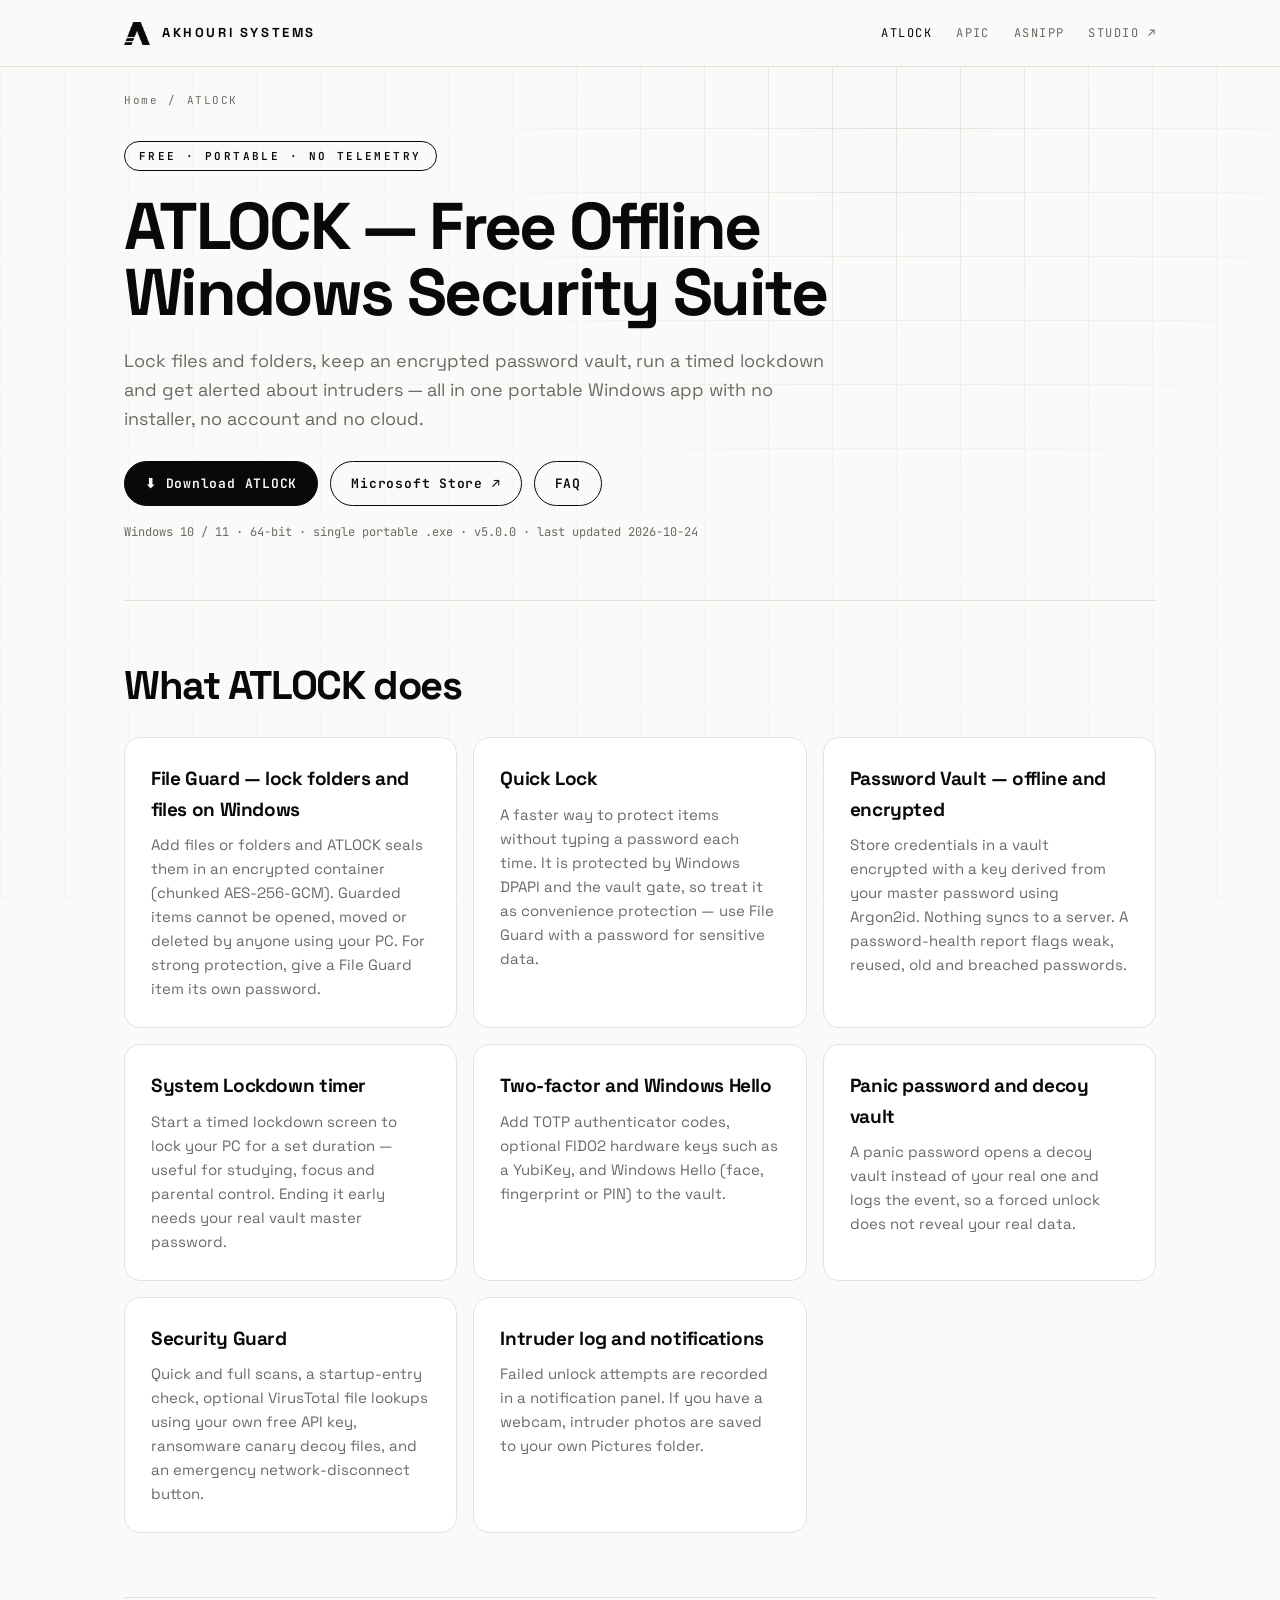
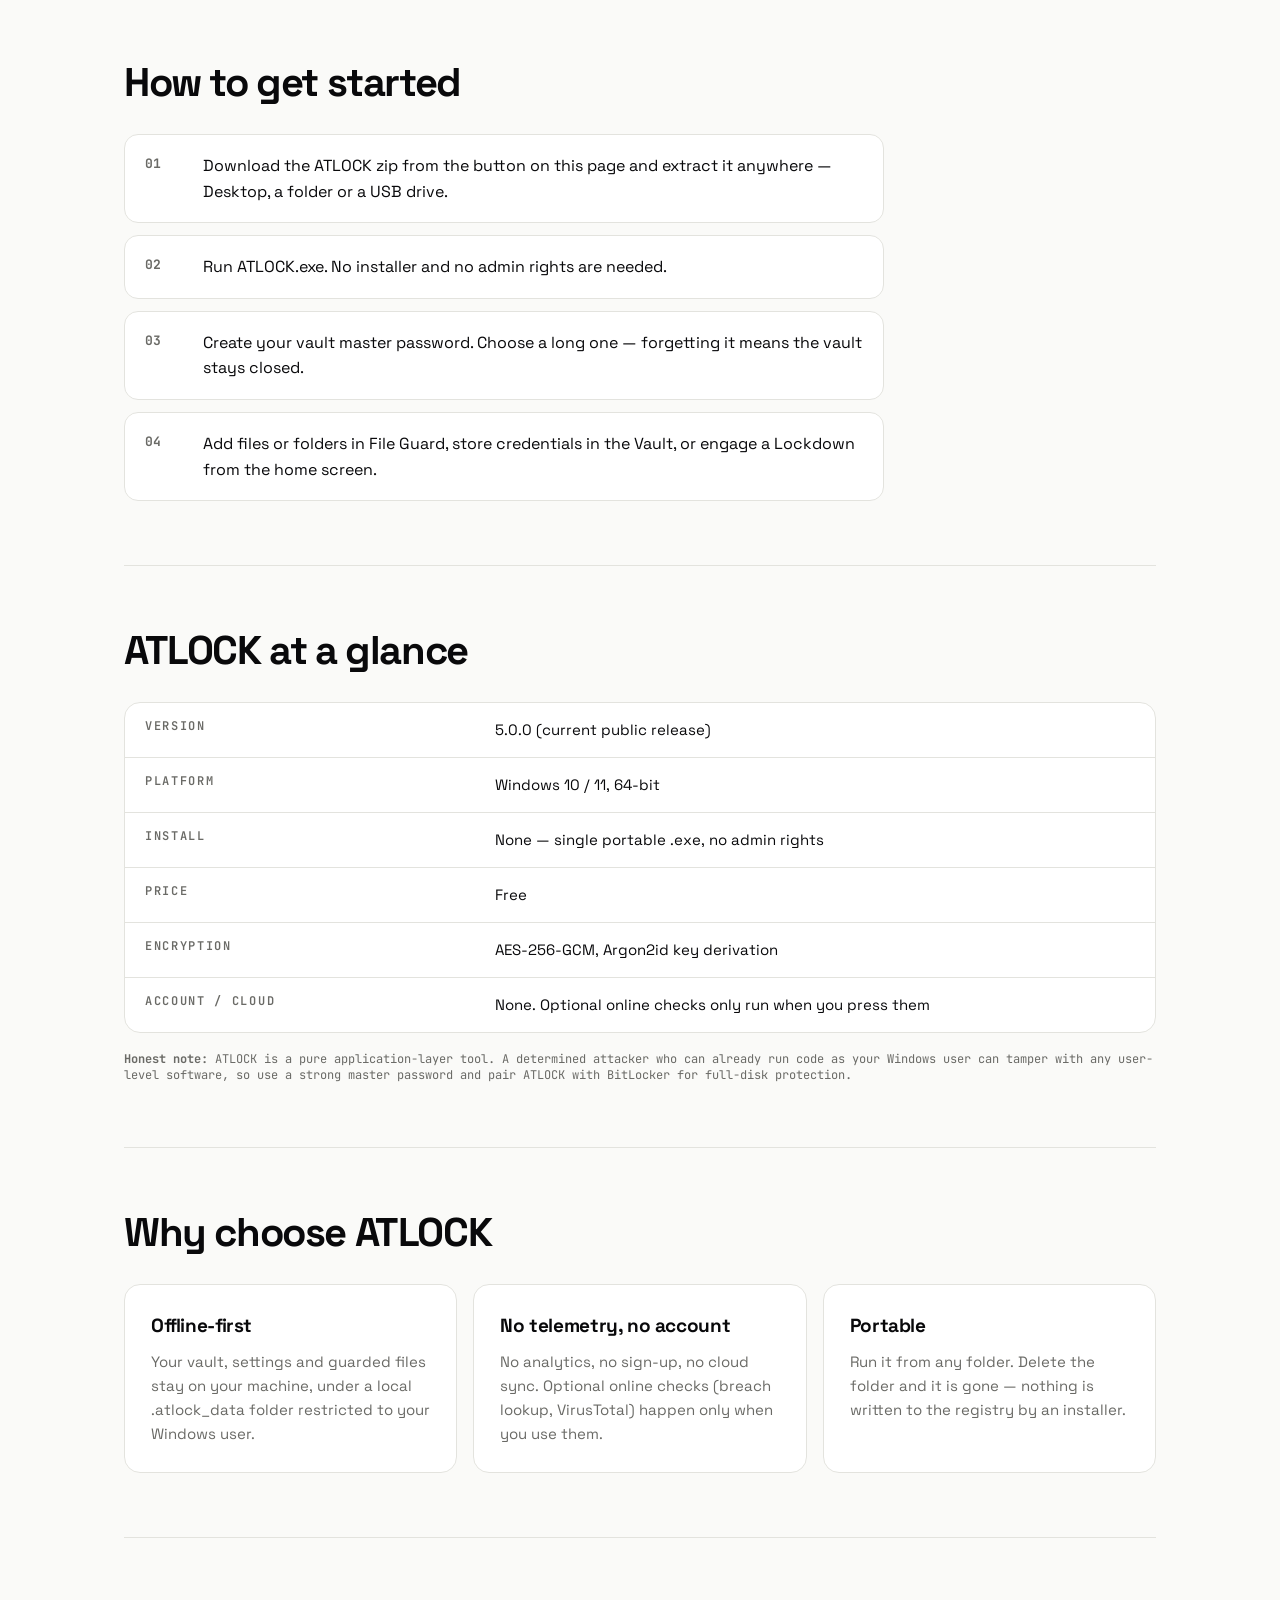
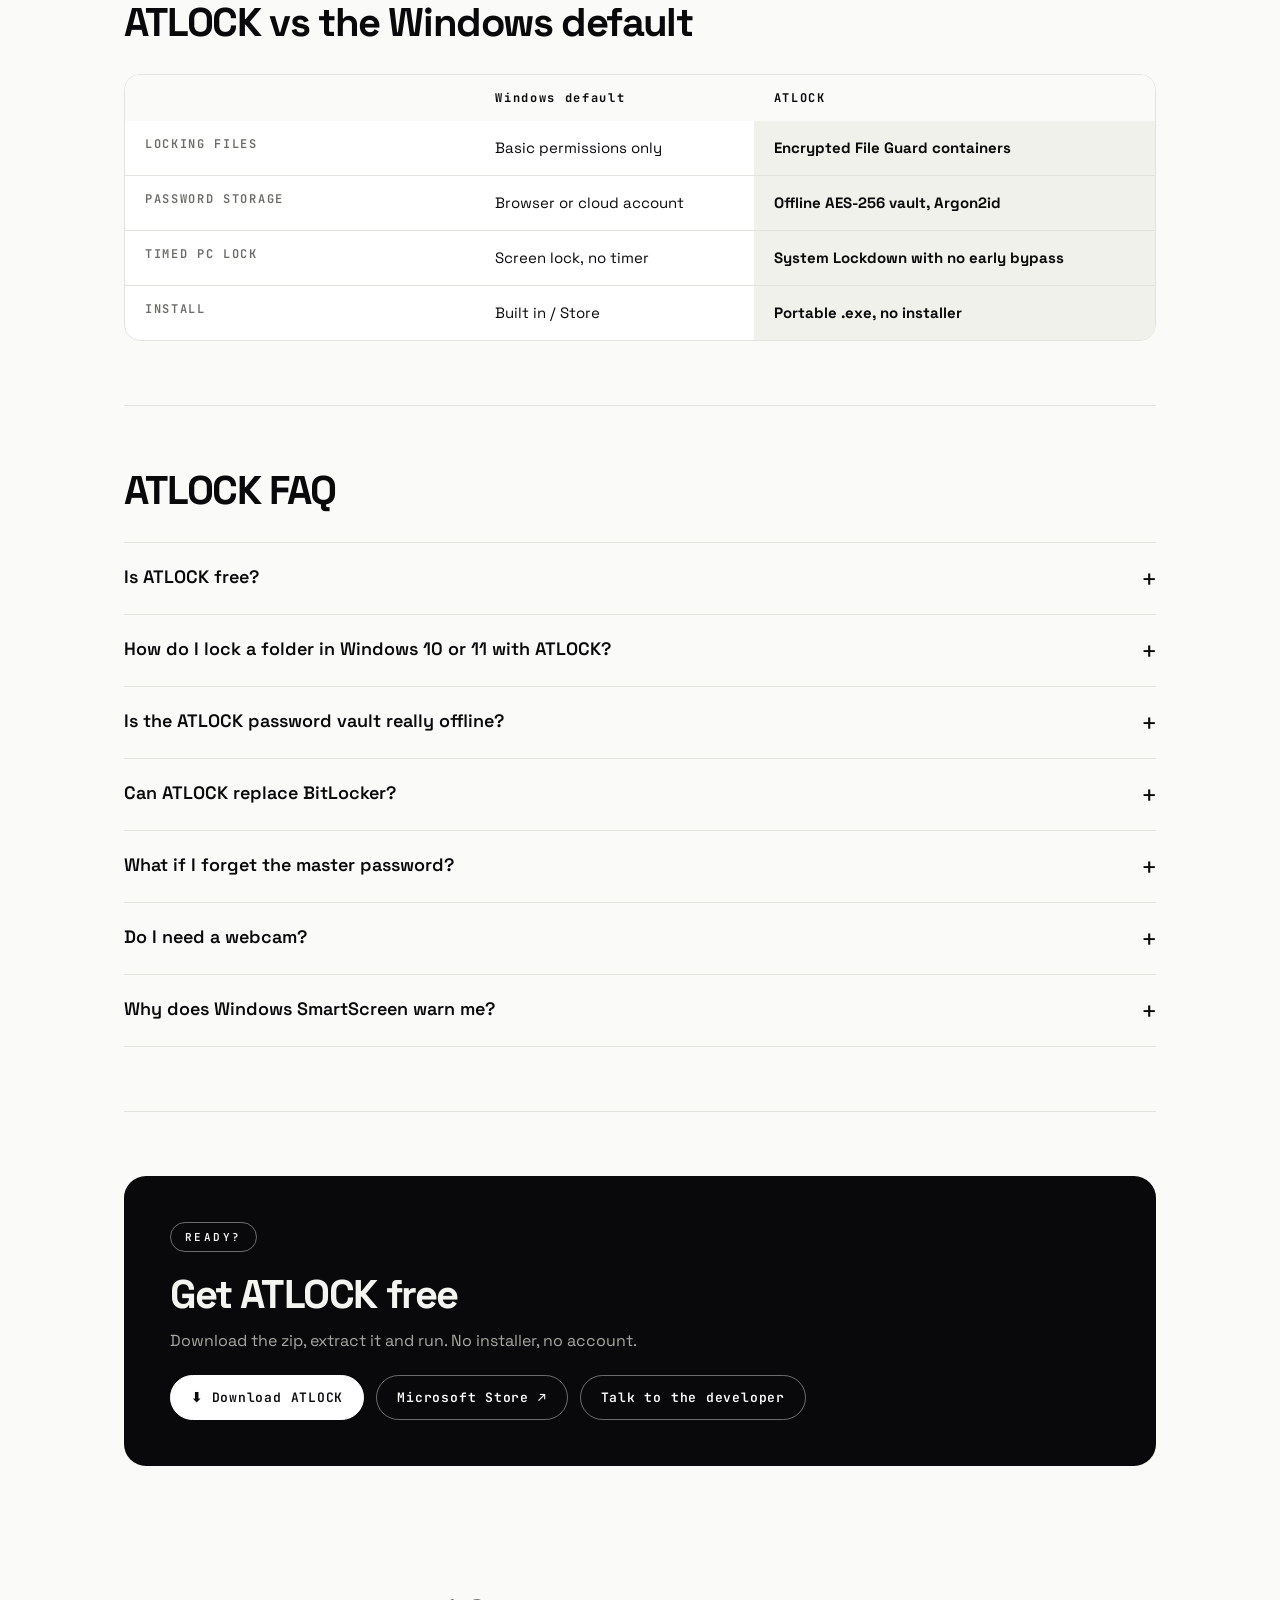
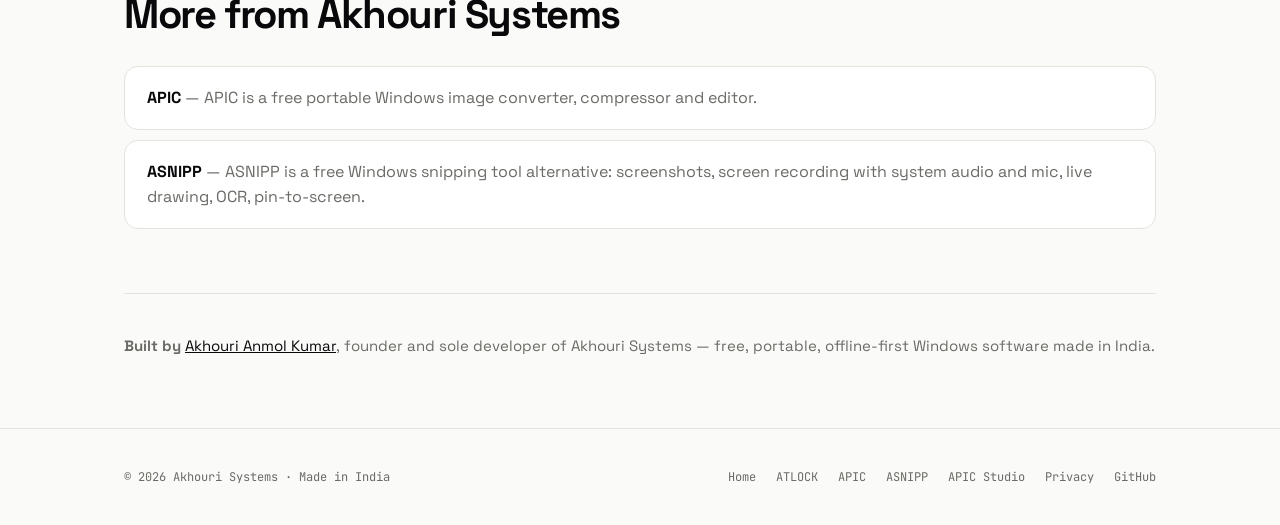
<file: atlock/index.html>
<!DOCTYPE html>
<html lang="en">
<head>
<meta charset="UTF-8">
<meta name="viewport" content="width=device-width, initial-scale=1, viewport-fit=cover">
<title>ATLOCK: Free Offline Windows Security Suite &amp; Folder Lock | Akhouri Systems</title>
<meta name="description" content="ATLOCK is a free portable Windows security suite: lock folders, AES-256 password vault, timed lockdown, 2FA and intruder alerts. No installer, no account.">
<meta name="keywords" content="windows security suite, lock folder windows 11, offline password manager, file guard, system lockdown, aes-256 vault, intruder photo, portable security software">
<meta name="robots" content="index, follow, max-image-preview:large">
<meta name="author" content="Akhouri Anmol Kumar">
<meta name="theme-color" content="#fafaf8">
<meta name="color-scheme" content="light">
<link rel="canonical" href="https://akhouri-anmol-kumar.github.io/Akhouri-systems/atlock/">
<meta property="og:type" content="website">
<meta property="og:title" content="ATLOCK: Free Offline Windows Security Suite &amp; Folder Lock | Akhouri Systems">
<meta property="og:description" content="ATLOCK is a free portable Windows security suite: lock folders, AES-256 password vault, timed lockdown, 2FA and intruder alerts. No installer, no account.">
<meta property="og:url" content="https://akhouri-anmol-kumar.github.io/Akhouri-systems/atlock/">
<meta property="og:site_name" content="Akhouri Systems">
<meta property="og:locale" content="en_IN">
<meta property="og:image" content="https://akhouri-anmol-kumar.github.io/Akhouri-systems/og-image.png">
<meta property="og:image:width" content="1200">
<meta property="og:image:height" content="630">
<meta property="og:image:alt" content="ATLOCK by Akhouri Systems — free portable Windows software">
<meta name="twitter:card" content="summary_large_image">
<meta name="twitter:title" content="ATLOCK: Free Offline Windows Security Suite &amp; Folder Lock | Akhouri Systems">
<meta name="twitter:description" content="ATLOCK is a free portable Windows security suite: lock folders, AES-256 password vault, timed lockdown, 2FA and intruder alerts. No installer, no account.">
<meta name="twitter:image" content="https://akhouri-anmol-kumar.github.io/Akhouri-systems/og-image.png">
<link rel="icon" type="image/png" href="[data-uri]">
<link rel="apple-touch-icon" href="[data-uri]">
<link rel="preconnect" href="https://fonts.googleapis.com">
<link rel="preconnect" href="https://fonts.gstatic.com" crossorigin>
<link href="https://fonts.googleapis.com/css2?family=JetBrains+Mono:wght@400;600;700&family=Space+Grotesk:wght@400;500;700&display=swap" rel="stylesheet">
<style>
:root{--bg:#fafaf8;--ink:#09090b;--mut:#6a6a66;--line:#e3e3de;--mono:'JetBrains Mono',monospace;--sans:'Space Grotesk',system-ui,sans-serif;--logo:url([data-uri])}
*{box-sizing:border-box;margin:0;padding:0}html{scroll-behavior:smooth}
body{background:var(--bg);color:var(--ink);font-family:var(--sans);line-height:1.6;overflow-x:hidden;-webkit-font-smoothing:antialiased}
body::before{content:"";position:fixed;inset:0;z-index:-1;pointer-events:none;background-image:linear-gradient(var(--line) 1px,transparent 1px),linear-gradient(90deg,var(--line) 1px,transparent 1px);background-size:64px 64px;-webkit-mask-image:radial-gradient(520px circle at var(--mx,70%) var(--my,15%),#000,rgba(0,0,0,.2) 75%);mask-image:radial-gradient(520px circle at var(--mx,70%) var(--my,15%),#000,rgba(0,0,0,.2) 75%)}
a{color:inherit}.w{max-width:1080px;margin:0 auto;padding:0 24px}
header.top{position:sticky;top:0;z-index:50;background:rgba(250,250,248,.8);backdrop-filter:blur(16px);-webkit-backdrop-filter:blur(16px);border-bottom:1px solid var(--line)}
.nav{display:flex;align-items:center;justify-content:space-between;height:66px;gap:16px}
.logo{display:flex;align-items:center;gap:12px;text-decoration:none;font-weight:700;letter-spacing:.2em;font-size:13px}
.lg{display:inline-block;width:26px;height:26px;background:currentColor;-webkit-mask:var(--logo) center/contain no-repeat;mask:var(--logo) center/contain no-repeat}
header.top nav{display:flex;gap:24px;font:12px var(--mono);letter-spacing:.12em}header.top nav a{text-decoration:none;color:var(--mut);transition:.2s}header.top nav a:hover,header.top nav a[aria-current]{color:var(--ink)}
.crumbs{padding:26px 0 0;font:11px var(--mono);letter-spacing:.14em;color:var(--mut)}.crumbs ol{list-style:none;display:flex;gap:10px}.crumbs li+li::before{content:"/";margin-right:10px}.crumbs a{text-decoration:none}
.ah{padding:34px 0 60px;border-bottom:1px solid var(--line)}
.chip{display:inline-block;font:600 11px var(--mono);letter-spacing:.22em;border:1px solid var(--ink);border-radius:999px;padding:7px 14px;margin-bottom:22px}
h1{font-size:clamp(34px,5.4vw,66px);line-height:1;letter-spacing:-.04em;font-weight:700;max-width:18ch}
.lead{margin:22px 0 28px;font-size:18px;color:var(--mut);max-width:60ch}.row{display:flex;gap:12px;flex-wrap:wrap}.fine{margin-top:18px;font:12px var(--mono);color:var(--mut)}
.btn{display:inline-flex;align-items:center;gap:8px;font:600 13px var(--mono);letter-spacing:.06em;padding:13px 20px;border-radius:999px;border:1px solid var(--ink);background:var(--ink);color:#fff;text-decoration:none;transition:.25s}
.btn:hover{transform:translateY(-2px);box-shadow:0 10px 30px -10px rgba(9,9,11,.6)}.btn.ghost{background:transparent;color:var(--ink)}
main section{padding:64px 0;border-bottom:1px solid var(--line)}h2{font-size:clamp(26px,3.4vw,40px);letter-spacing:-.035em;line-height:1.05;margin-bottom:30px}
.grid{display:grid;grid-template-columns:repeat(3,1fr);gap:16px}.card{border:1px solid var(--line);background:#fff;border-radius:16px;padding:26px;transition:.25s}.card:hover{border-color:var(--ink);transform:translateY(-3px)}
.card h3{font-size:19px;letter-spacing:-.02em;margin-bottom:8px}.card p{color:var(--mut);font-size:15px}
.steps{list-style:none;counter-reset:s;display:grid;gap:12px;max-width:760px}.steps li{counter-increment:s;display:grid;grid-template-columns:44px 1fr;gap:14px;align-items:start;padding:18px 20px;border:1px solid var(--line);background:#fff;border-radius:14px}
.steps li::before{content:counter(s,decimal-leading-zero);font:700 13px var(--mono);color:var(--mut);padding-top:2px}
.tw{overflow-x:auto;border:1px solid var(--line);border-radius:16px;background:#fff}table{width:100%;border-collapse:collapse;font-size:15px;min-width:520px}
th,td{padding:15px 20px;text-align:left;border-bottom:1px solid var(--line);vertical-align:top}tr:last-child>*{border-bottom:0}.specs th[scope=row]{font:600 12px var(--mono);letter-spacing:.14em;color:var(--mut);width:34%;text-transform:uppercase}
.cmp thead th{font:700 12px var(--mono);letter-spacing:.14em;background:var(--bg)}.cmp .gold{font-weight:700;background:#f1f1ec}
details{border-top:1px solid var(--line);padding:20px 0}details:last-of-type{border-bottom:1px solid var(--line)}summary{cursor:pointer;font-size:18px;font-weight:600;list-style:none;display:flex;justify-content:space-between;gap:16px}summary::after{content:"+";font:400 24px var(--mono);transition:.3s}details[open] summary::after{transform:rotate(45deg)}details p{color:var(--mut);margin-top:10px;max-width:64ch}
main aside.cta{margin:64px 0;padding:46px;background:var(--ink);color:#f4f4f0;border-radius:22px}.cta .chip{border-color:rgba(255,255,255,.4)}.cta h2{margin-bottom:12px}.cta p{color:#a8a8a2;margin-bottom:22px}.cta .row{margin:0}
.cta .btn{background:#fff;color:var(--ink);border-color:#fff}.cta .btn.ghost{background:transparent;color:#fff;border-color:rgba(255,255,255,.4)}
.links{list-style:none;display:grid;gap:10px}.links a{display:block;padding:18px 22px;border:1px solid var(--line);background:#fff;border-radius:14px;text-decoration:none;color:var(--mut);transition:.25s}.links a:hover{border-color:var(--ink);color:var(--ink)}.links strong{color:var(--ink)}
.author{padding:40px 0 70px;font-size:15px;color:var(--mut)}.author a{color:var(--ink)}
body>footer{border-top:1px solid var(--line);padding:40px 0;font:12px var(--mono);color:var(--mut)}body>footer .w{display:flex;justify-content:space-between;gap:18px;flex-wrap:wrap;align-items:center}body>footer nav{display:flex;gap:20px;flex-wrap:wrap}body>footer a{text-decoration:none}body>footer a:hover{color:var(--ink)}
@media(max-width:860px){.grid{grid-template-columns:1fr}header.top nav a:nth-child(n+4){display:none}header.top nav .st{display:inline}main aside.cta{padding:30px 22px}.ah{padding-bottom:44px}}
@media(prefers-reduced-motion:reduce){*{transition:none!important}}
</style>
<script type="application/ld+json">
{
 "@context": "https://schema.org",
 "@graph": [
  {
   "@type": "WebPage",
   "@id": "https://akhouri-anmol-kumar.github.io/Akhouri-systems/atlock/#webpage",
   "url": "https://akhouri-anmol-kumar.github.io/Akhouri-systems/atlock/",
   "name": "ATLOCK: Free Offline Windows Security Suite & Folder Lock | Akhouri Systems",
   "description": "ATLOCK is a free portable Windows security suite: lock folders, AES-256 password vault, timed lockdown, 2FA and intruder alerts. No installer, no account.",
   "inLanguage": "en",
   "isPartOf": {
    "@id": "https://akhouri-anmol-kumar.github.io/Akhouri-systems/#website"
   },
   "about": {
    "@id": "https://akhouri-anmol-kumar.github.io/Akhouri-systems/atlock/#app"
   },
   "dateModified": "2026-10-24"
  },
  {
   "@type": "SoftwareApplication",
   "@id": "https://akhouri-anmol-kumar.github.io/Akhouri-systems/atlock/#app",
   "name": "ATLOCK",
   "url": "https://akhouri-anmol-kumar.github.io/Akhouri-systems/atlock/",
   "applicationCategory": "SecurityApplication",
   "operatingSystem": "Windows 10, Windows 11",
   "softwareRequirements": "Windows 10 or Windows 11, 64-bit",
   "description": "ATLOCK is a free portable Windows security suite: lock folders, AES-256 password vault, timed lockdown, 2FA and intruder alerts. No installer, no account.",
   "downloadUrl": "https://github.com/Akhouri-Systems/ATLOCK/releases/download/v5.0.0/ATLOCK_v5.zip",
   "installUrl": "https://apps.microsoft.com/detail/9P08S539NTLF",
   "image": "https://akhouri-anmol-kumar.github.io/Akhouri-systems/og-image.png",
   "inLanguage": "en",
   "isAccessibleForFree": true,
   "featureList": [
    "File Guard — lock folders and files on Windows",
    "Quick Lock",
    "Password Vault — offline and encrypted",
    "System Lockdown timer",
    "Two-factor and Windows Hello",
    "Panic password and decoy vault",
    "Security Guard",
    "Intruder log and notifications"
   ],
   "author": {
    "@id": "https://akhouri-anmol-kumar.github.io/Akhouri-systems/#founder"
   },
   "publisher": {
    "@id": "https://akhouri-anmol-kumar.github.io/Akhouri-systems/#org"
   },
   "offers": {
    "@type": "Offer",
    "price": "0",
    "priceCurrency": "INR",
    "availability": "https://schema.org/InStock"
   },
   "softwareVersion": "5.0.0"
  },
  {
   "@type": "BreadcrumbList",
   "itemListElement": [
    {
     "@type": "ListItem",
     "position": 1,
     "name": "Home",
     "item": "https://akhouri-anmol-kumar.github.io/Akhouri-systems/"
    },
    {
     "@type": "ListItem",
     "position": 2,
     "name": "ATLOCK",
     "item": "https://akhouri-anmol-kumar.github.io/Akhouri-systems/atlock/"
    }
   ]
  },
  {
   "@type": "FAQPage",
   "mainEntity": [
    {
     "@type": "Question",
     "name": "Is ATLOCK free?",
     "acceptedAnswer": {
      "@type": "Answer",
      "text": "Yes. ATLOCK is free to download and use, with no trial period and no account."
     }
    },
    {
     "@type": "Question",
     "name": "How do I lock a folder in Windows 10 or 11 with ATLOCK?",
     "acceptedAnswer": {
      "@type": "Answer",
      "text": "Open the File Guard panel, add the folder, and ATLOCK seals it. For strong protection give the item its own password. You can remove the guard from the same panel."
     }
    },
    {
     "@type": "Question",
     "name": "Is the ATLOCK password vault really offline?",
     "acceptedAnswer": {
      "@type": "Answer",
      "text": "Yes. The vault is encrypted on your device with a key derived from your master password using Argon2id and never leaves your machine. The optional breach check sends only a short hash prefix, and only when you run it."
     }
    },
    {
     "@type": "Question",
     "name": "Can ATLOCK replace BitLocker?",
     "acceptedAnswer": {
      "@type": "Answer",
      "text": "No. ATLOCK is an application-layer tool and does not use a kernel driver. For full-disk protection, BitLocker is the right tool; ATLOCK adds file-level protection, a vault and lockdown on top."
     }
    },
    {
     "@type": "Question",
     "name": "What if I forget the master password?",
     "acceptedAnswer": {
      "@type": "Answer",
      "text": "There is no cloud recovery. A queued reset can complete after 24 hours, but encrypted vault data stays protected, so keep your password safe."
     }
    },
    {
     "@type": "Question",
     "name": "Do I need a webcam?",
     "acceptedAnswer": {
      "@type": "Answer",
      "text": "No. A webcam is only used for intruder photos. File Guard, Lockdown and the Vault work without one."
     }
    },
    {
     "@type": "Question",
     "name": "Why does Windows SmartScreen warn me?",
     "acceptedAnswer": {
      "@type": "Answer",
      "text": "ATLOCK is a new, unsigned indie app. Click More info, then Run anyway. The release page and source are public on GitHub."
     }
    }
   ]
  }
 ]
}
</script>
</head>
<body>
<header class="top"><div class="w nav"><a class="logo" href="../index.html"><span class="lg"></span>AKHOURI&nbsp;SYSTEMS</a><nav aria-label="Primary"><a href="../atlock/" aria-current="page">ATLOCK</a><a href="../apic/">APIC</a><a href="../asnipp/">ASNIPP</a><a class="st" href="https://apic-studio.vercel.app/" target="_blank" rel="noopener">STUDIO ↗</a></nav></div></header>
<main>
<div class="w">
<nav class="crumbs" aria-label="Breadcrumb"><ol><li><a href="../index.html">Home</a></li><li aria-current="page">ATLOCK</li></ol></nav>
<header class="ah"><span class="chip">FREE · PORTABLE · NO TELEMETRY</span>
<h1>ATLOCK — Free Offline Windows Security Suite</h1>
<p class="lead">Lock files and folders, keep an encrypted password vault, run a timed lockdown and get alerted about intruders — all in one portable Windows app with no installer, no account and no cloud.</p>
<p class="row"><a class="btn" href="https://github.com/Akhouri-Systems/ATLOCK/releases/download/v5.0.0/ATLOCK_v5.zip" rel="noopener">⬇ Download ATLOCK</a><a class="btn ghost" href="https://apps.microsoft.com/detail/9P08S539NTLF?hl=en-us&gl=US" target="_blank" rel="noopener">Microsoft Store ↗</a><a class="btn ghost" href="#faq">FAQ</a></p>
<p class="fine">Windows 10 / 11 · 64-bit · single portable .exe · v5.0.0 · last updated 2026-10-24</p></header>
<section aria-labelledby="f"><h2 id="f">What ATLOCK does</h2><div class="grid"><article class="card"><h3>File Guard — lock folders and files on Windows</h3><p>Add files or folders and ATLOCK seals them in an encrypted container (chunked AES-256-GCM). Guarded items cannot be opened, moved or deleted by anyone using your PC. For strong protection, give a File Guard item its own password.</p></article><article class="card"><h3>Quick Lock</h3><p>A faster way to protect items without typing a password each time. It is protected by Windows DPAPI and the vault gate, so treat it as convenience protection — use File Guard with a password for sensitive data.</p></article><article class="card"><h3>Password Vault — offline and encrypted</h3><p>Store credentials in a vault encrypted with a key derived from your master password using Argon2id. Nothing syncs to a server. A password-health report flags weak, reused, old and breached passwords.</p></article><article class="card"><h3>System Lockdown timer</h3><p>Start a timed lockdown screen to lock your PC for a set duration — useful for studying, focus and parental control. Ending it early needs your real vault master password.</p></article><article class="card"><h3>Two-factor and Windows Hello</h3><p>Add TOTP authenticator codes, optional FIDO2 hardware keys such as a YubiKey, and Windows Hello (face, fingerprint or PIN) to the vault.</p></article><article class="card"><h3>Panic password and decoy vault</h3><p>A panic password opens a decoy vault instead of your real one and logs the event, so a forced unlock does not reveal your real data.</p></article><article class="card"><h3>Security Guard</h3><p>Quick and full scans, a startup-entry check, optional VirusTotal file lookups using your own free API key, ransomware canary decoy files, and an emergency network-disconnect button.</p></article><article class="card"><h3>Intruder log and notifications</h3><p>Failed unlock attempts are recorded in a notification panel. If you have a webcam, intruder photos are saved to your own Pictures folder.</p></article></div></section>
<section aria-labelledby="h"><h2 id="h">How to get started</h2><ol class="steps"><li>Download the ATLOCK zip from the button on this page and extract it anywhere — Desktop, a folder or a USB drive.</li><li>Run ATLOCK.exe. No installer and no admin rights are needed.</li><li>Create your vault master password. Choose a long one — forgetting it means the vault stays closed.</li><li>Add files or folders in File Guard, store credentials in the Vault, or engage a Lockdown from the home screen.</li></ol></section>
<section aria-labelledby="s"><h2 id="s">ATLOCK at a glance</h2><div class="tw"><table class="specs"><tbody><tr><th scope="row">Version</th><td>5.0.0 (current public release)</td></tr><tr><th scope="row">Platform</th><td>Windows 10 / 11, 64-bit</td></tr><tr><th scope="row">Install</th><td>None — single portable .exe, no admin rights</td></tr><tr><th scope="row">Price</th><td>Free</td></tr><tr><th scope="row">Encryption</th><td>AES-256-GCM, Argon2id key derivation</td></tr><tr><th scope="row">Account / cloud</th><td>None. Optional online checks only run when you press them</td></tr></tbody></table></div><p class="fine"><strong>Honest note:</strong> ATLOCK is a pure application-layer tool. A determined attacker who can already run code as your Windows user can tamper with any user-level software, so use a strong master password and pair ATLOCK with BitLocker for full-disk protection.</p></section>
<section aria-labelledby="w"><h2 id="w">Why choose ATLOCK</h2><div class="grid"><article class="card"><h3>Offline-first</h3><p>Your vault, settings and guarded files stay on your machine, under a local .atlock_data folder restricted to your Windows user.</p></article><article class="card"><h3>No telemetry, no account</h3><p>No analytics, no sign-up, no cloud sync. Optional online checks (breach lookup, VirusTotal) happen only when you use them.</p></article><article class="card"><h3>Portable</h3><p>Run it from any folder. Delete the folder and it is gone — nothing is written to the registry by an installer.</p></article></div></section>
<section aria-labelledby="c"><h2 id="c">ATLOCK vs the Windows default</h2><div class="tw"><table class="specs cmp"><thead><tr><th></th><th>Windows default</th><th>ATLOCK</th></tr></thead><tbody><tr><th scope="row">Locking files</th><td>Basic permissions only</td><td class="gold">Encrypted File Guard containers</td></tr><tr><th scope="row">Password storage</th><td>Browser or cloud account</td><td class="gold">Offline AES-256 vault, Argon2id</td></tr><tr><th scope="row">Timed PC lock</th><td>Screen lock, no timer</td><td class="gold">System Lockdown with no early bypass</td></tr><tr><th scope="row">Install</th><td>Built in / Store</td><td class="gold">Portable .exe, no installer</td></tr></tbody></table></div></section>
<section aria-labelledby="faq"><h2 id="faq">ATLOCK FAQ</h2><details><summary>Is ATLOCK free?</summary><p>Yes. ATLOCK is free to download and use, with no trial period and no account.</p></details><details><summary>How do I lock a folder in Windows 10 or 11 with ATLOCK?</summary><p>Open the File Guard panel, add the folder, and ATLOCK seals it. For strong protection give the item its own password. You can remove the guard from the same panel.</p></details><details><summary>Is the ATLOCK password vault really offline?</summary><p>Yes. The vault is encrypted on your device with a key derived from your master password using Argon2id and never leaves your machine. The optional breach check sends only a short hash prefix, and only when you run it.</p></details><details><summary>Can ATLOCK replace BitLocker?</summary><p>No. ATLOCK is an application-layer tool and does not use a kernel driver. For full-disk protection, BitLocker is the right tool; ATLOCK adds file-level protection, a vault and lockdown on top.</p></details><details><summary>What if I forget the master password?</summary><p>There is no cloud recovery. A queued reset can complete after 24 hours, but encrypted vault data stays protected, so keep your password safe.</p></details><details><summary>Do I need a webcam?</summary><p>No. A webcam is only used for intruder photos. File Guard, Lockdown and the Vault work without one.</p></details><details><summary>Why does Windows SmartScreen warn me?</summary><p>ATLOCK is a new, unsigned indie app. Click More info, then Run anyway. The release page and source are public on GitHub.</p></details></section>
<aside class="cta" aria-label="Download"><span class="chip">READY?</span><h2>Get ATLOCK free</h2><p>Download the zip, extract it and run. No installer, no account.</p><p class="row"><a class="btn" href="https://github.com/Akhouri-Systems/ATLOCK/releases/download/v5.0.0/ATLOCK_v5.zip" rel="noopener">⬇ Download ATLOCK</a><a class="btn ghost" href="https://apps.microsoft.com/detail/9P08S539NTLF?hl=en-us&gl=US" target="_blank" rel="noopener">Microsoft Store ↗</a><a class="btn ghost" href="../index.html#contact">Talk to the developer</a></p></aside>

<section aria-labelledby="o"><h2 id="o">More from Akhouri Systems</h2><ul class="links"><li><a href="../apic/"><strong>APIC</strong> — APIC is a free portable Windows image converter, compressor and editor.</a></li><li><a href="../asnipp/"><strong>ASNIPP</strong> — ASNIPP is a free Windows snipping tool alternative: screenshots, screen recording with system audio and mic, live drawing, OCR, pin-to-screen.</a></li></ul></section>
<footer class="author"><p><strong>Built by</strong> <a rel="author" href="../index.html">Akhouri Anmol Kumar</a>, founder and sole developer of Akhouri Systems — free, portable, offline-first Windows software made in India.</p></footer>
</div>
</main>
<footer><div class="w"><p>© <span id="yr">2026</span> Akhouri Systems · Made in India</p><nav aria-label="Footer"><a href="../index.html">Home</a><a href="../atlock/">ATLOCK</a><a href="../apic/">APIC</a><a href="../asnipp/">ASNIPP</a><a href="https://apic-studio.vercel.app/" target="_blank" rel="noopener">APIC Studio</a><a href="../privacy.html">Privacy</a><a href="https://github.com/Akhouri-Systems" rel="noopener">GitHub</a></nav></div></footer>
<script>var y=document.getElementById('yr');if(y)y.textContent=new Date().getFullYear();</script>
<script>addEventListener("mousemove",function(e){document.body.style.setProperty("--mx",e.clientX+"px");document.body.style.setProperty("--my",e.clientY+"px")},{passive:true})</script>
</body>
</html>
</file>
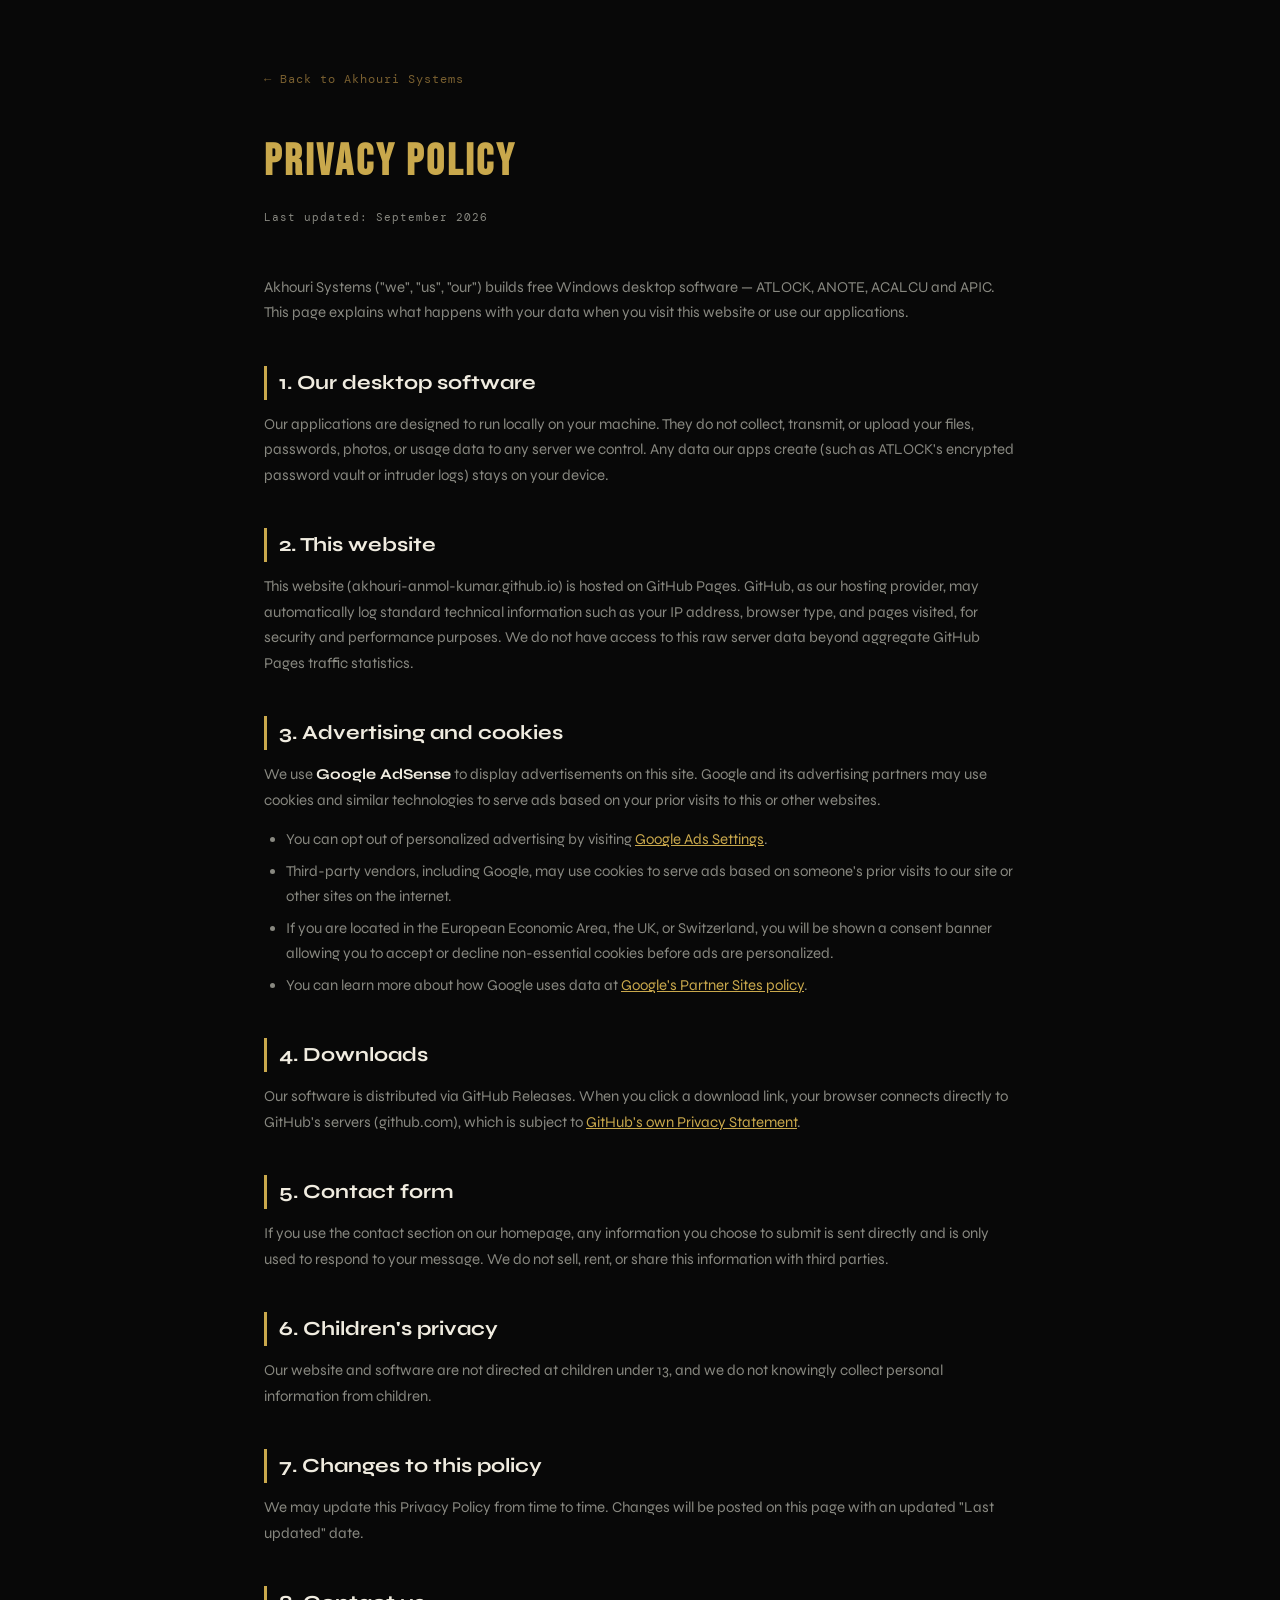
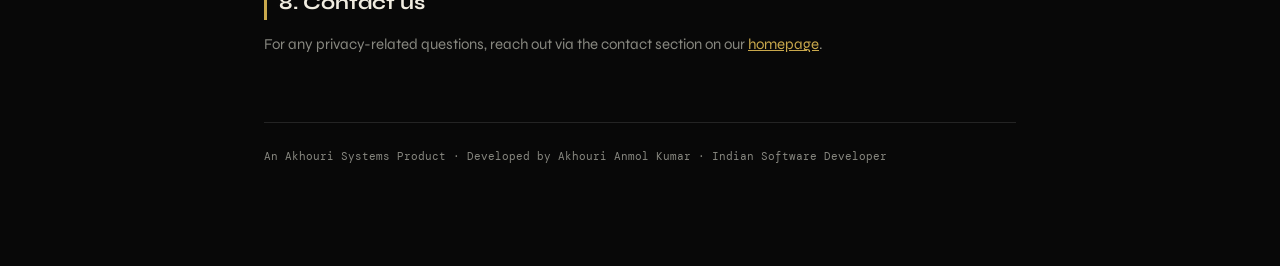
<file: privacy.html>
<!DOCTYPE html>
<html lang="en">
<head>
<script async src="https://pagead2.googlesyndication.com/pagead/js/adsbygoogle.js?client=ca-pub-9063877980269904"
     crossorigin="anonymous"></script>
<meta charset="UTF-8"/>
<meta name="viewport" content="width=device-width, initial-scale=1.0"/>
<title>Privacy Policy — Akhouri Systems</title>
<meta name="description" content="Privacy Policy for Akhouri Systems: ATLOCK, ANOTE, ACALCU and APIC. How we handle data, cookies, and third-party advertising."/>
<meta name="theme-color" content="#080808"/>
<link href="https://fonts.googleapis.com/css2?family=Bebas+Neue&family=DM+Mono:wght@300;400;500&family=Syne:wght@400;600;700;800&display=swap" rel="stylesheet"/>
<style>
:root{
  --gold:#c9a84c;--gold-dim:#7a6030;
  --bg:#080808;--bg2:#0f0f0f;--surface:#1a1a1a;
  --border:#242424;--border2:#2e2e2e;
  --text:#f0ece0;--text-dim:#888880;
}
*,*::before,*::after{box-sizing:border-box;margin:0;padding:0;}
body{background:var(--bg);color:var(--text);font-family:'Syne',sans-serif;line-height:1.7;}
.wrap{max-width:800px;margin:0 auto;padding:64px 24px 100px;}
.back{display:inline-block;margin-bottom:36px;color:var(--gold-dim);text-decoration:none;font-family:'DM Mono',monospace;font-size:12px;letter-spacing:1px;}
.back:hover{color:var(--gold);}
h1{font-family:'Bebas Neue',sans-serif;letter-spacing:3px;font-size:44px;color:var(--gold);margin-bottom:8px;}
.updated{font-family:'DM Mono',monospace;font-size:11px;color:var(--text-dim);letter-spacing:1px;margin-bottom:48px;}
h2{font-family:'Syne',sans-serif;font-weight:700;font-size:20px;color:var(--text);margin:40px 0 12px;border-left:3px solid var(--gold);padding-left:12px;}
p{color:var(--text-dim);margin-bottom:14px;font-size:15px;}
ul{color:var(--text-dim);margin:0 0 14px 22px;font-size:15px;}
li{margin-bottom:6px;}
a.inline{color:var(--gold);text-decoration:underline;}
strong{color:var(--text);}
footer{margin-top:64px;padding-top:24px;border-top:1px solid var(--border);font-family:'DM Mono',monospace;font-size:11px;color:var(--text-dim);}
</style>
</head>
<body>
<div class="wrap">
  <a class="back" href="index.html">← Back to Akhouri Systems</a>
  <h1>PRIVACY POLICY</h1>
  <p class="updated">Last updated: September 2026</p>

  <p>Akhouri Systems ("we", "us", "our") builds free Windows desktop software — ATLOCK, ANOTE, ACALCU and APIC. This page explains what happens with your data when you visit this website or use our applications.</p>

  <h2>1. Our desktop software</h2>
  <p>Our applications are designed to run locally on your machine. They do not collect, transmit, or upload your files, passwords, photos, or usage data to any server we control. Any data our apps create (such as ATLOCK's encrypted password vault or intruder logs) stays on your device.</p>

  <h2>2. This website</h2>
  <p>This website (akhouri-anmol-kumar.github.io) is hosted on GitHub Pages. GitHub, as our hosting provider, may automatically log standard technical information such as your IP address, browser type, and pages visited, for security and performance purposes. We do not have access to this raw server data beyond aggregate GitHub Pages traffic statistics.</p>

  <h2>3. Advertising and cookies</h2>
  <p>We use <strong>Google AdSense</strong> to display advertisements on this site. Google and its advertising partners may use cookies and similar technologies to serve ads based on your prior visits to this or other websites.</p>
  <ul>
    <li>You can opt out of personalized advertising by visiting <a class="inline" href="https://adssettings.google.com" target="_blank" rel="noopener">Google Ads Settings</a>.</li>
    <li>Third-party vendors, including Google, may use cookies to serve ads based on someone's prior visits to our site or other sites on the internet.</li>
    <li>If you are located in the European Economic Area, the UK, or Switzerland, you will be shown a consent banner allowing you to accept or decline non-essential cookies before ads are personalized.</li>
    <li>You can learn more about how Google uses data at <a class="inline" href="https://policies.google.com/technologies/partner-sites" target="_blank" rel="noopener">Google's Partner Sites policy</a>.</li>
  </ul>

  <h2>4. Downloads</h2>
  <p>Our software is distributed via GitHub Releases. When you click a download link, your browser connects directly to GitHub's servers (github.com), which is subject to <a class="inline" href="https://docs.github.com/en/site-policy/privacy-policies/github-privacy-statement" target="_blank" rel="noopener">GitHub's own Privacy Statement</a>.</p>

  <h2>5. Contact form</h2>
  <p>If you use the contact section on our homepage, any information you choose to submit is sent directly and is only used to respond to your message. We do not sell, rent, or share this information with third parties.</p>

  <h2>6. Children's privacy</h2>
  <p>Our website and software are not directed at children under 13, and we do not knowingly collect personal information from children.</p>

  <h2>7. Changes to this policy</h2>
  <p>We may update this Privacy Policy from time to time. Changes will be posted on this page with an updated "Last updated" date.</p>

  <h2>8. Contact us</h2>
  <p>For any privacy-related questions, reach out via the contact section on our <a class="inline" href="index.html">homepage</a>.</p>

  <footer>
    An Akhouri Systems Product · Developed by Akhouri Anmol Kumar · Indian Software Developer
  </footer>
</div>
</body>
</html>
</file>
